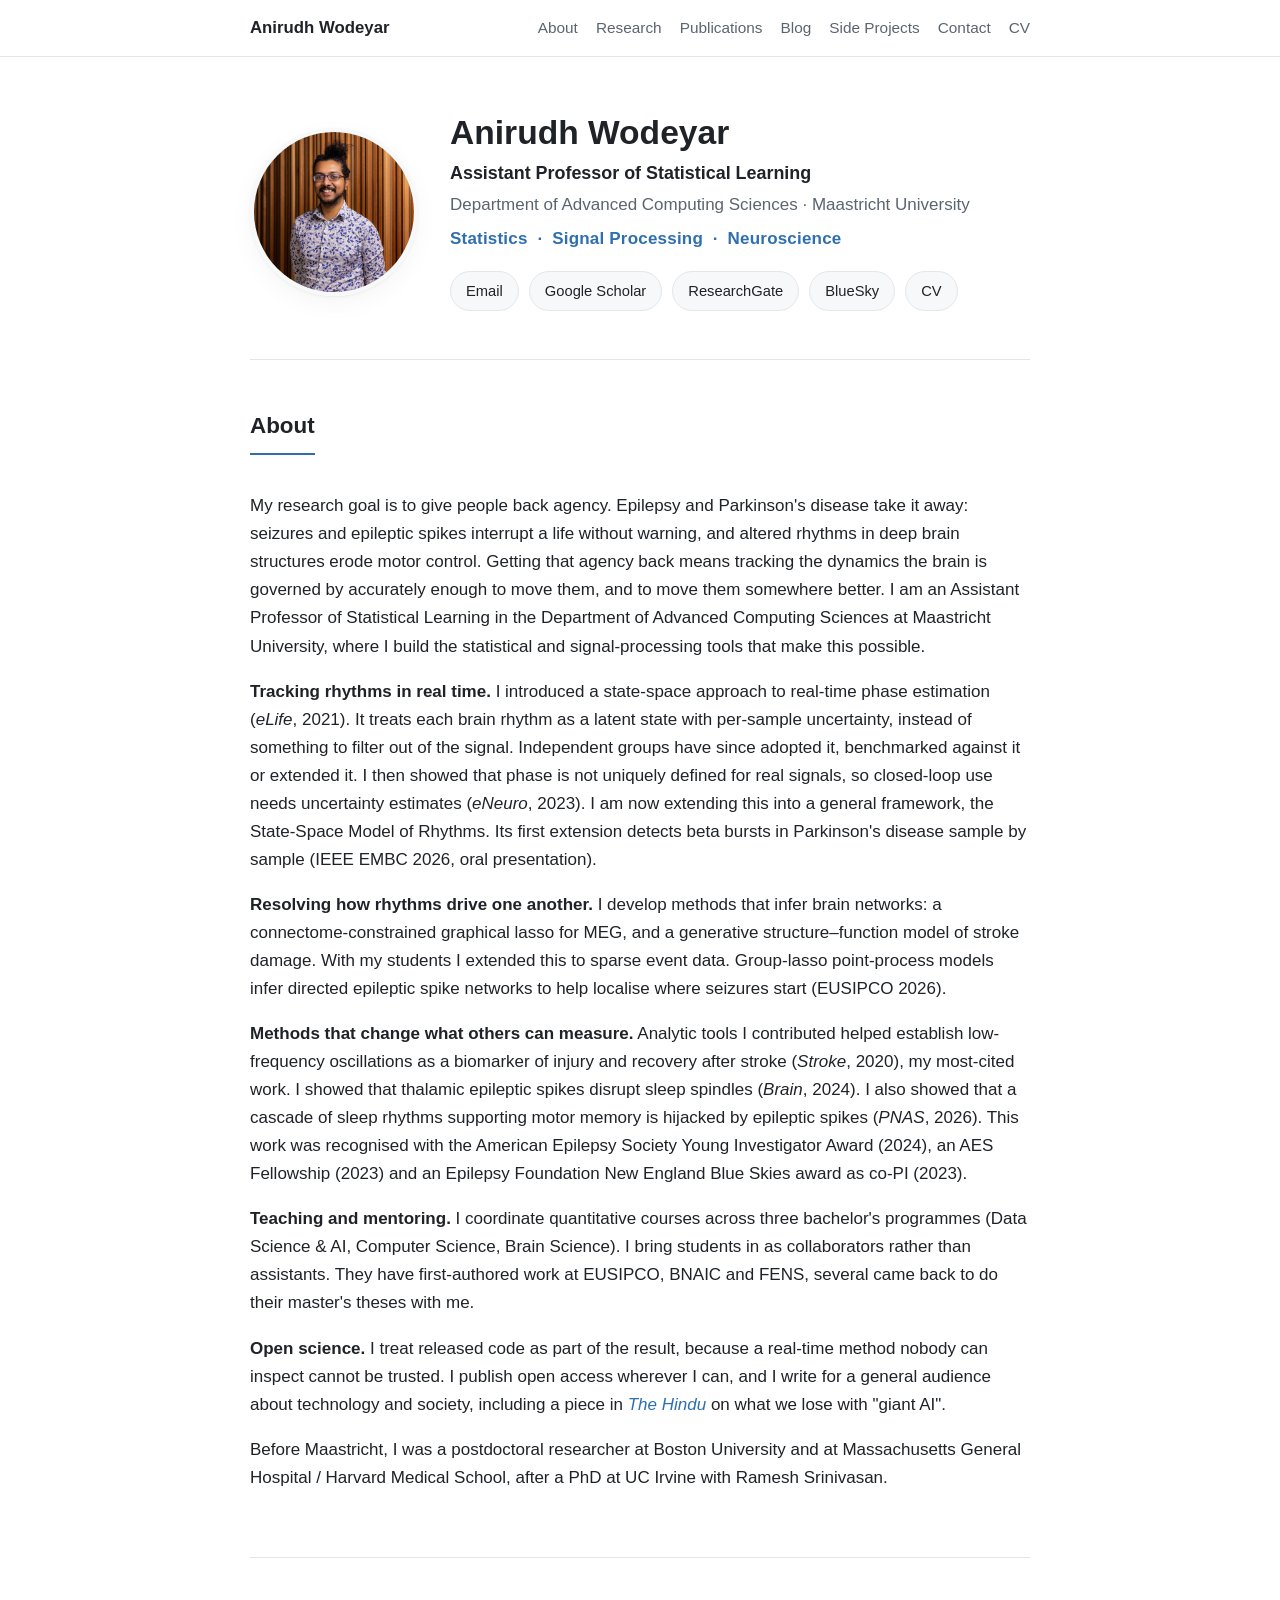
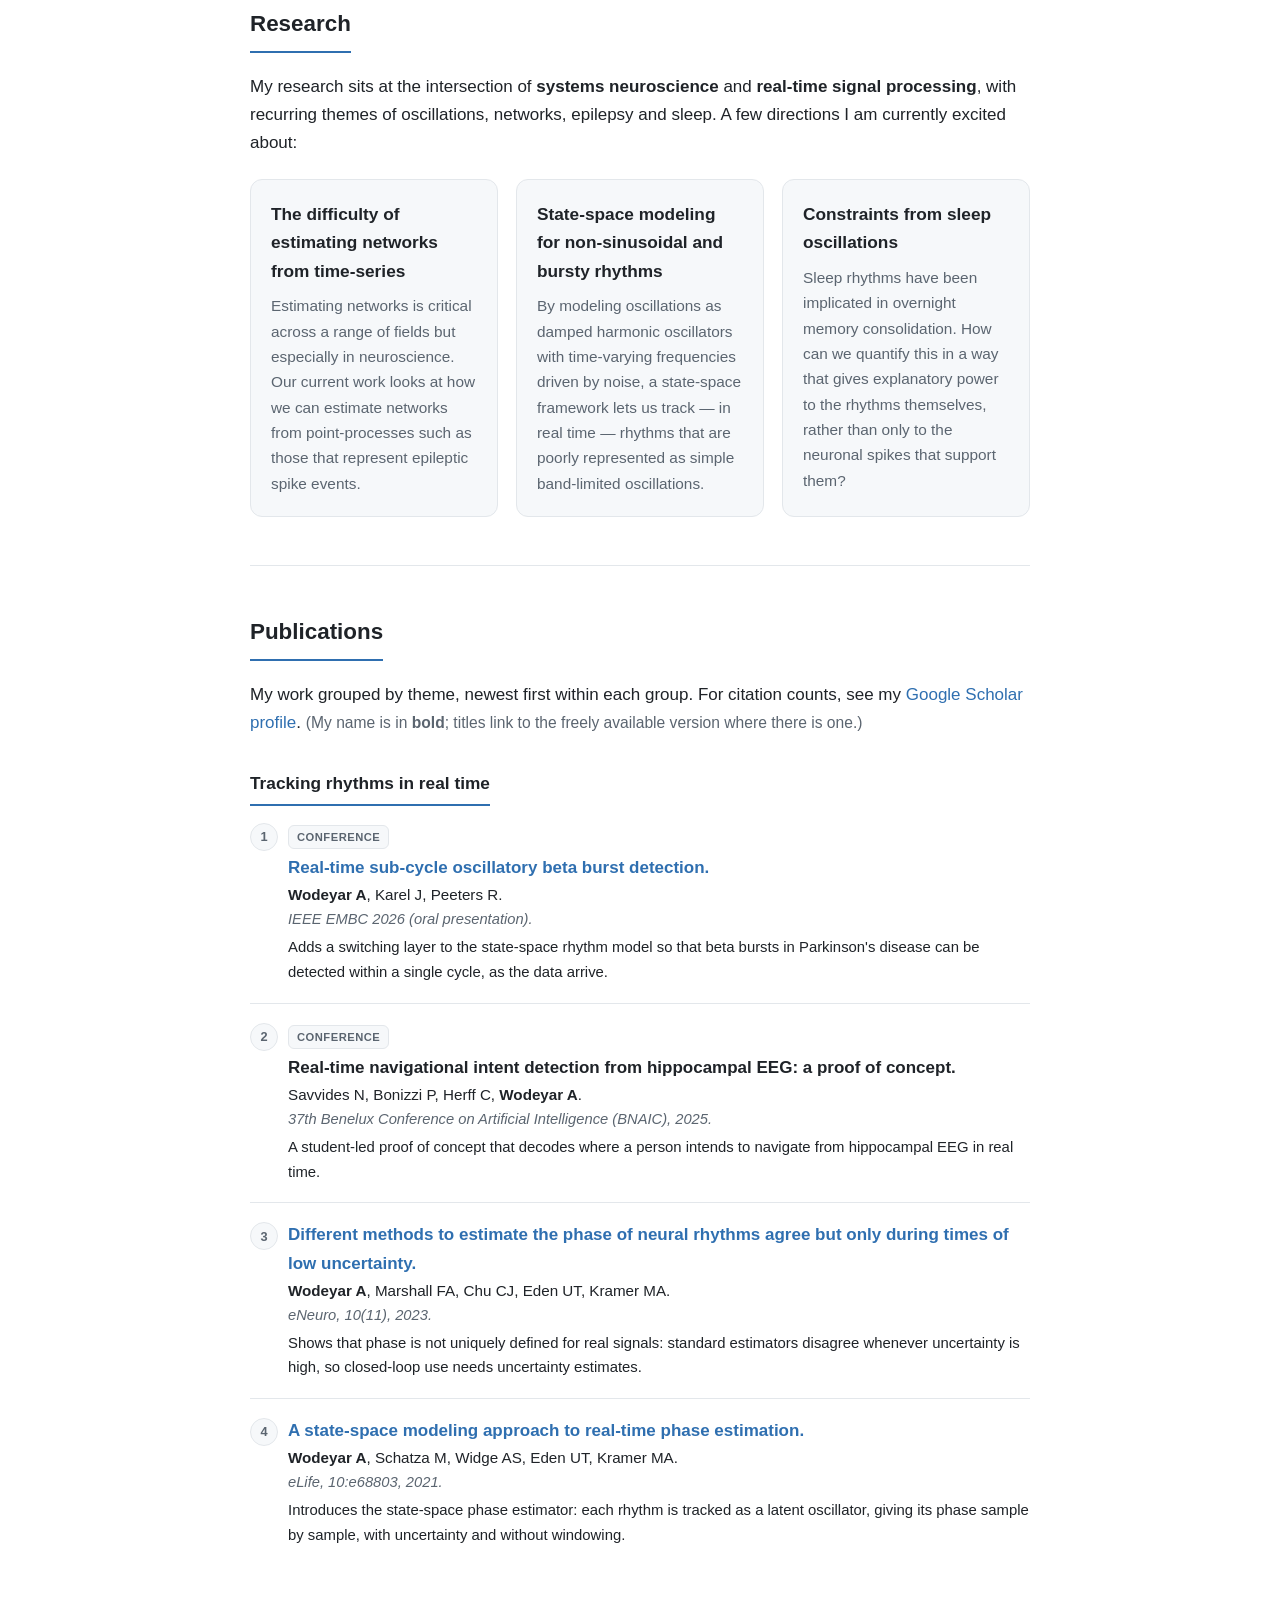
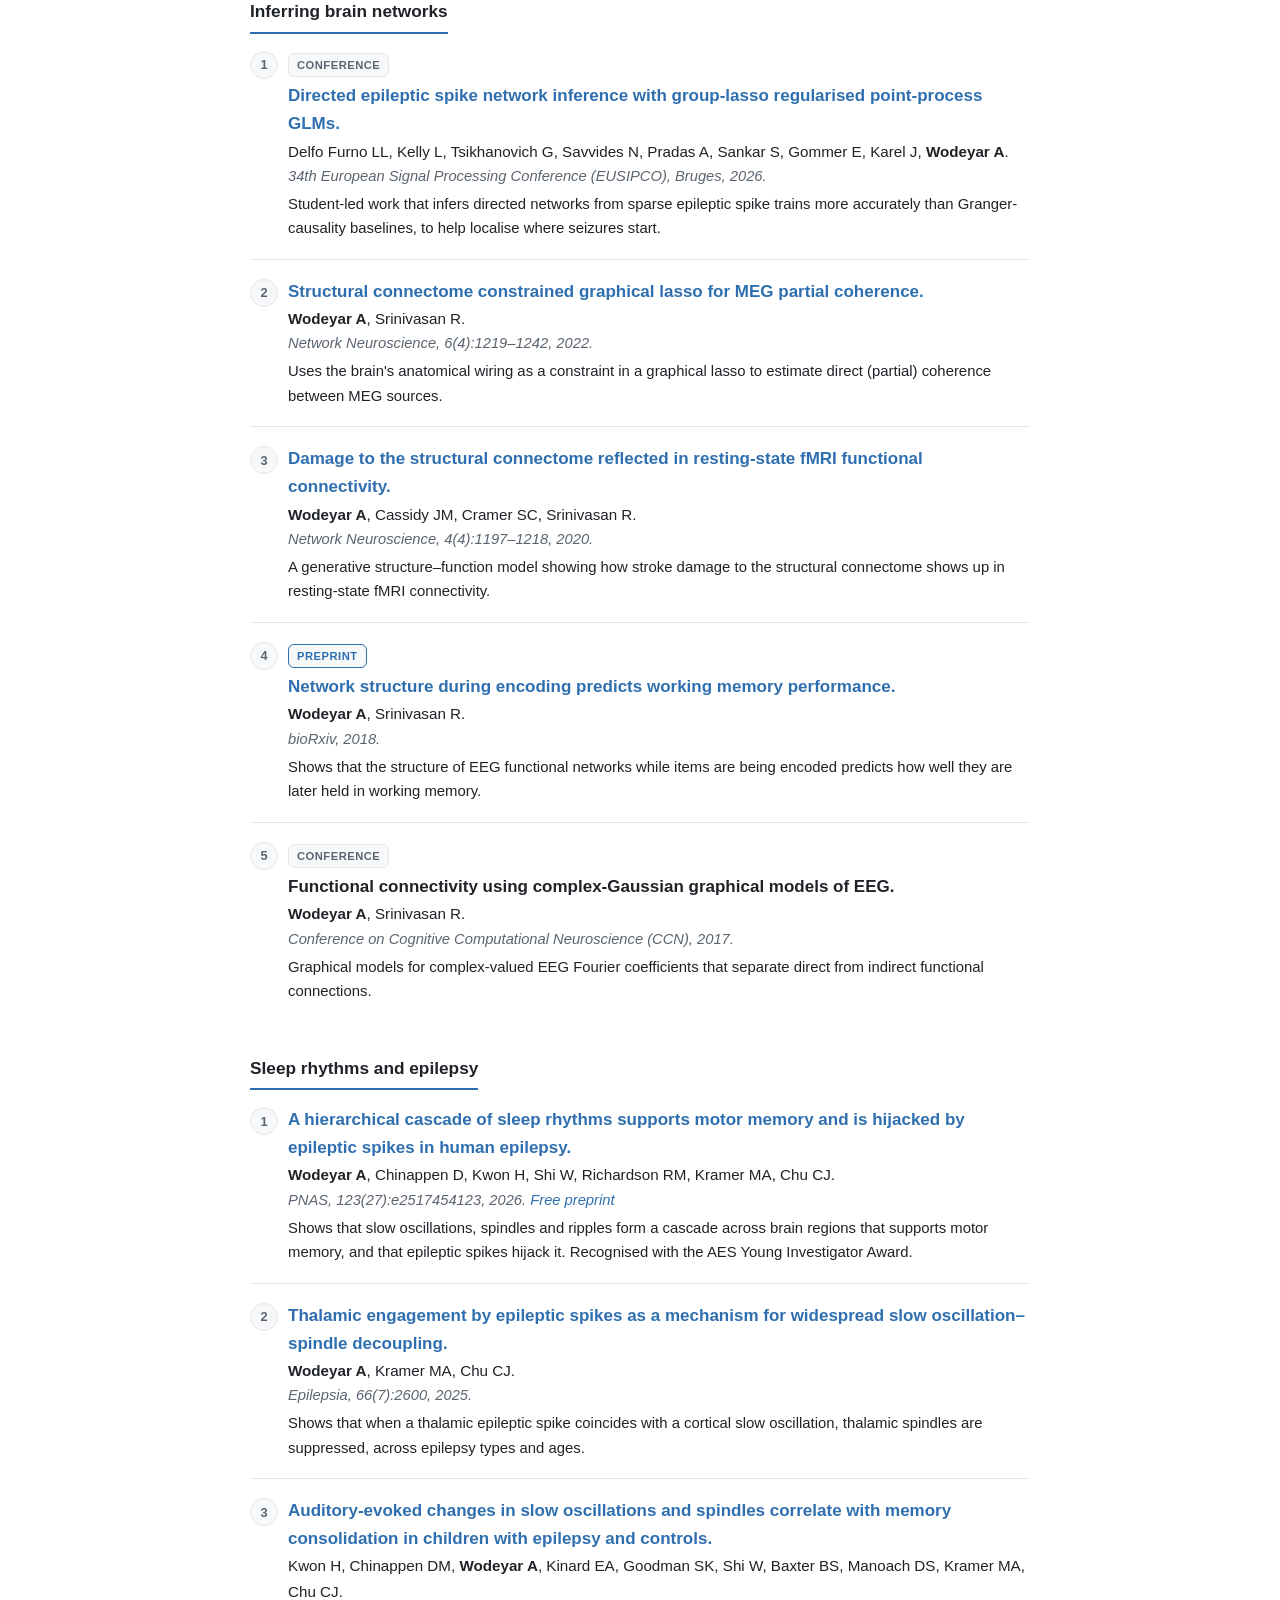
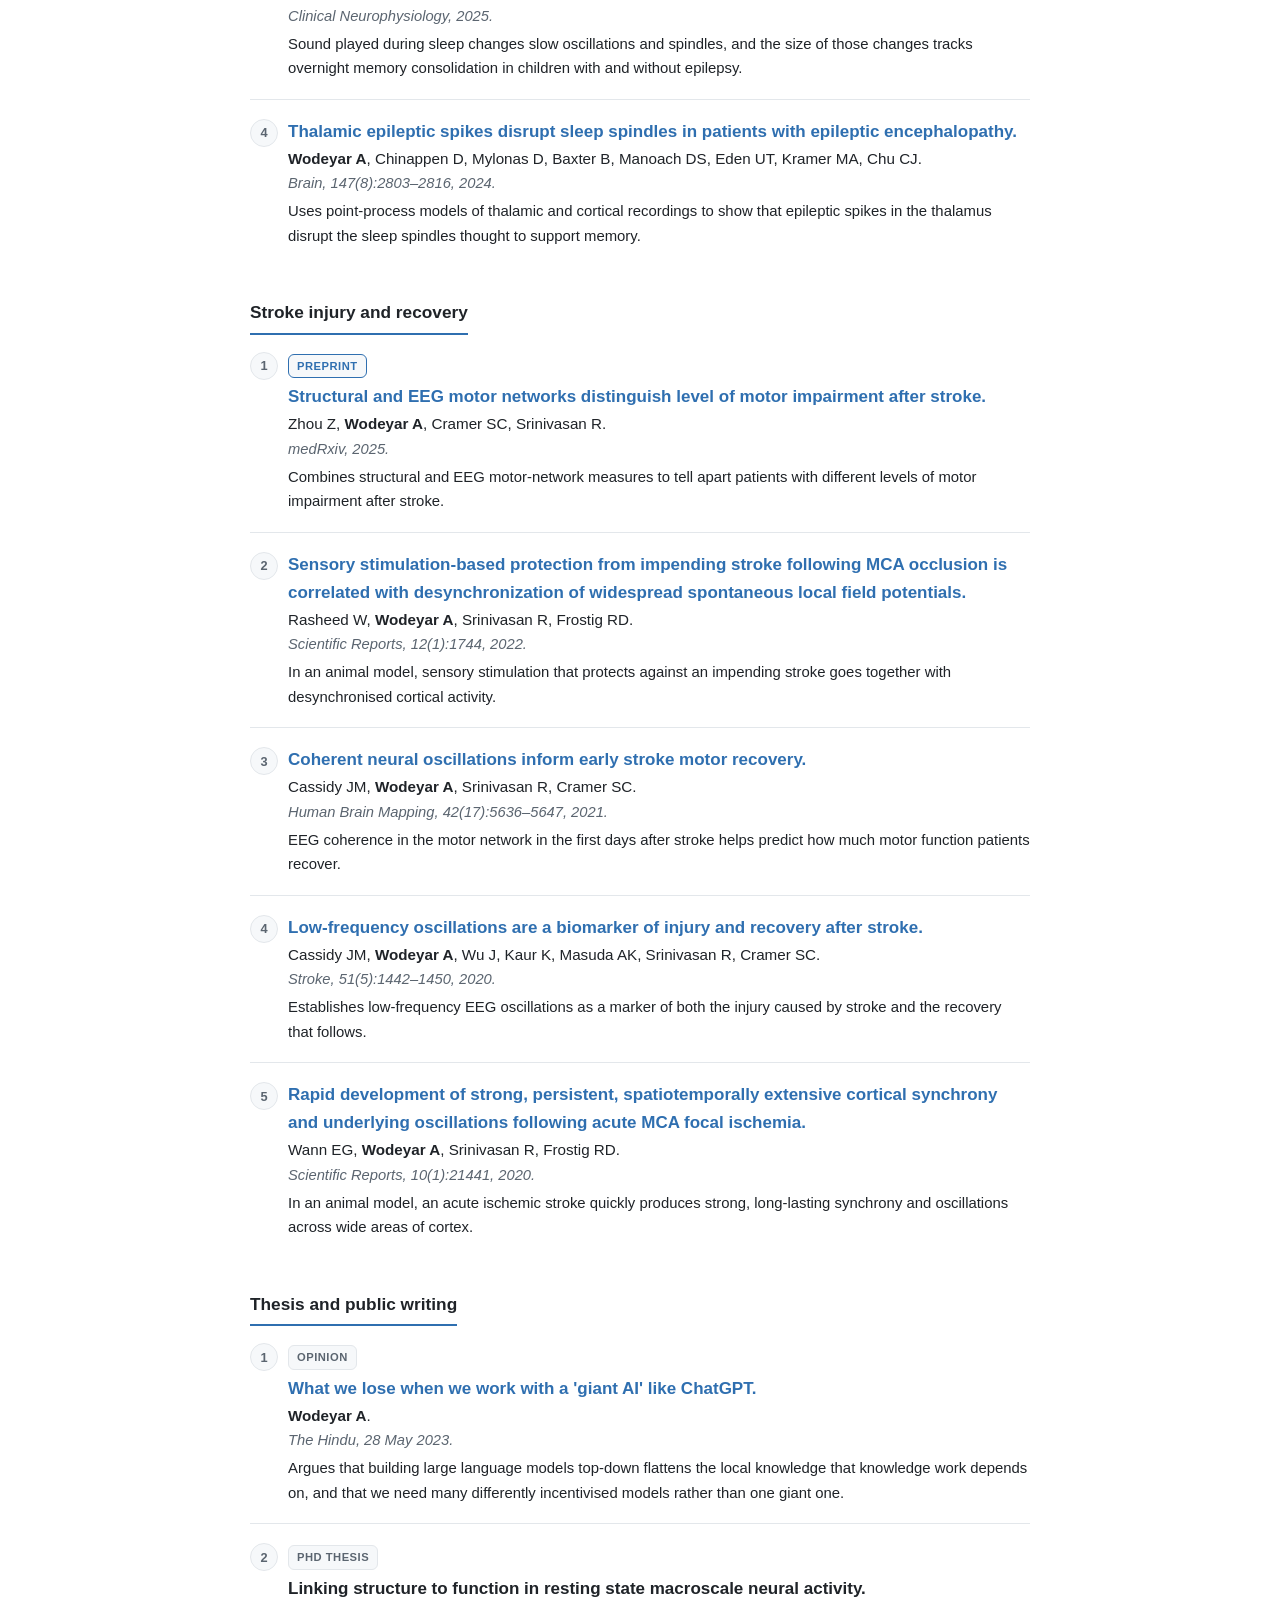
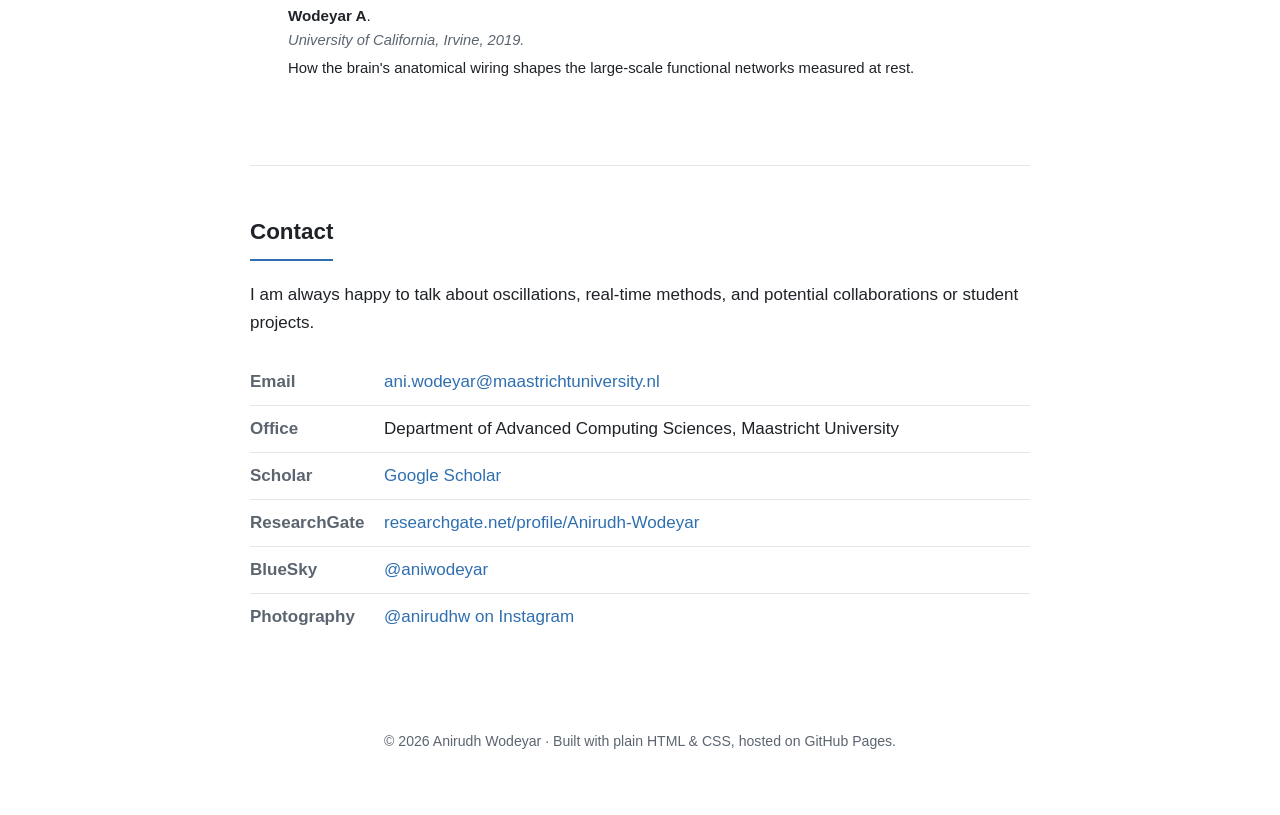
<file: index.html>
<!DOCTYPE html>
<html lang="en">
<head>
  <meta charset="UTF-8" />
  <meta name="viewport" content="width=device-width, initial-scale=1.0" />
  <title>Anirudh Wodeyar</title>
  <meta name="description" content="Anirudh Wodeyar — Assistant Professor of Statistical Learning at Maastricht University. Real-time statistical and signal-processing methods to track, model and move brain rhythms, with applications in epilepsy, Parkinson's disease, sleep and stroke." />
  <meta name="author" content="Anirudh Wodeyar" />

  <!-- Open Graph (controls how the page looks when shared on social media) -->
  <meta property="og:title" content="Anirudh Wodeyar" />
  <meta property="og:description" content="Statistics, signal processing, and neuroscience: methods to understand brain oscillations." />
  <meta property="og:type" content="website" />

  <link rel="stylesheet" href="style.css" />
  <!-- Simple inline favicon (the "AW" tab icon). No extra file needed. -->
  <link rel="icon" href="data:image/svg+xml,<svg xmlns='http://www.w3.org/2000/svg' viewBox='0 0 100 100'><rect width='100' height='100' rx='20' fill='%232f6fb0'/><text x='50' y='68' font-size='52' font-family='Georgia,serif' fill='white' text-anchor='middle'>AW</text></svg>" />
</head>
<body>
  <header class="site-header">
    <nav class="nav-inner">
      <a class="brand" href="#top">Anirudh Wodeyar</a>
      <input type="checkbox" id="nav-toggle" class="nav-toggle" />
      <label for="nav-toggle" class="nav-toggle-label" aria-label="Toggle menu"><span></span></label>
      <ul class="nav-links">
        <li><a href="#about">About</a></li>
        <li><a href="#research">Research</a></li>
        <li><a href="#publications">Publications</a></li>
        <li><a href="blog.html">Blog</a></li>
        <li><a href="projects.html">Side Projects</a></li>
        <li><a href="#contact">Contact</a></li>
        <li><a href="cv.pdf">CV</a></li>
      </ul>
    </nav>
  </header>

  <main>
    <!-- ===================== HERO / HEADER ===================== -->
    <section id="top" class="hero">
      <img
        class="avatar"
        src="profile.jpg"
        alt="Anirudh Wodeyar"
        onerror="this.outerHTML='&lt;div class=&quot;avatar avatar-fallback&quot;&gt;AW&lt;/div&gt;'"
      />
      <div class="intro">
        <h1>Anirudh Wodeyar</h1>
        <p class="tagline">Assistant Professor of Statistical Learning</p>
        <p class="affil">Department of Advanced Computing Sciences · Maastricht University</p>
        <p class="areas">Statistics &nbsp;·&nbsp; Signal Processing &nbsp;·&nbsp; Neuroscience</p>
        <div class="links">
          <a class="pill" href="mailto:ani.wodeyar@maastrichtuniversity.nl">Email</a>
          <a class="pill" href="https://scholar.google.com/citations?user=1SWN6CoAAAAJ" target="_blank" rel="noopener">Google&nbsp;Scholar</a>
          <a class="pill" href="https://www.researchgate.net/profile/Anirudh-Wodeyar" target="_blank" rel="noopener">ResearchGate</a>
          <a class="pill" href="https://bsky.app/profile/aniwodeyar.bsky.social" target="_blank" rel="noopener">BlueSky</a>
          <a class="pill" href="cv.pdf">CV</a>
        </div>
      </div>
    </section>

    <!-- ===================== ABOUT ===================== -->
    <section id="about">
      <h2>About</h2>
      <p>
        My research goal is to give people back agency. Epilepsy and Parkinson's disease take it
        away: seizures and epileptic spikes interrupt a life without warning, and altered rhythms
        in deep brain structures erode motor control. Getting that agency back means tracking the
        dynamics the brain is governed by accurately enough to move them, and to move them
        somewhere better. I am an Assistant Professor of Statistical Learning in the Department of
        Advanced Computing Sciences at Maastricht University, where I build the statistical and
        signal-processing tools that make this possible.
      </p>
      <p>
        <strong>Tracking rhythms in real time.</strong> I introduced a state-space approach to
        real-time phase estimation (<em>eLife</em>, 2021). It treats each brain rhythm as a latent
        state with per-sample uncertainty, instead of something to filter out of the signal.
        Independent groups have since adopted it, benchmarked against it or extended it. I then
        showed that phase is not uniquely defined for real signals, so closed-loop use needs
        uncertainty estimates (<em>eNeuro</em>, 2023). I am now extending this into a general
        framework, the State-Space Model of Rhythms. Its first extension detects beta bursts in
        Parkinson's disease sample by sample (IEEE EMBC 2026, oral presentation).
      </p>
      <p>
        <strong>Resolving how rhythms drive one another.</strong> I develop methods that infer
        brain networks: a connectome-constrained graphical lasso for MEG, and a generative
        structure–function model of stroke damage. With my students I extended this to sparse
        event data. Group-lasso point-process models infer directed epileptic spike networks to
        help localise where seizures start (EUSIPCO 2026).
      </p>
      <p>
        <strong>Methods that change what others can measure.</strong> Analytic tools I contributed
        helped establish low-frequency oscillations as a biomarker of injury and recovery after
        stroke (<em>Stroke</em>, 2020), my most-cited work. I showed that thalamic epileptic spikes
        disrupt sleep spindles (<em>Brain</em>, 2024). I also showed that a cascade of sleep rhythms
        supporting motor memory is hijacked by epileptic spikes (<em>PNAS</em>, 2026). This work was
        recognised with the American Epilepsy Society Young Investigator Award (2024), an AES
        Fellowship (2023) and an Epilepsy Foundation New England Blue Skies award as co-PI (2023).
      </p>
      <p>
        <strong>Teaching and mentoring.</strong> I coordinate quantitative courses across three
        bachelor's programmes (Data Science &amp; AI, Computer Science, Brain Science). I bring
        students in as collaborators rather than assistants. They have first-authored work at
        EUSIPCO, BNAIC and FENS, several came back to do their master's theses with me.
      </p>
      <p>
        <strong>Open science.</strong> I treat released code as part of the result, because a
        real-time method nobody can inspect cannot be trusted. I publish open access wherever I
        can, and I write for a general audience about technology and society, including a piece in
        <a href="https://www.thehindu.com/sci-tech/science/giant-artificial-intelligence-high-modernism-diversity/article66896382.ece" target="_blank" rel="noopener"><em>The Hindu</em></a>
        on what we lose with "giant AI".
      </p>
      <p>
        Before Maastricht, I was a postdoctoral researcher at Boston University and at
        Massachusetts General Hospital / Harvard Medical School, after a PhD at UC Irvine with
        Ramesh Srinivasan.
      </p>
    </section>

    <!-- ===================== RESEARCH ===================== -->
    <section id="research">
      <h2>Research</h2>
      <p class="section-lead">
        My research sits at the intersection of <strong>systems neuroscience</strong> and
        <strong>real-time signal processing</strong>, with recurring themes of oscillations,
        networks, epilepsy and sleep. A few directions I am currently excited about:
      </p>

      <div class="cards">
        <article class="card">
          <h3>The difficulty of estimating networks from time-series</h3>
          <p>
            Estimating networks is critical across a range of fields but especially in neuroscience. 
            Our current work looks at how we can estimate networks from point-processes such as those that 
            represent epileptic spike events. 
          </p>
        </article>

        <article class="card">
          <h3>State-space modeling for non-sinusoidal and bursty rhythms</h3>
          <p>
            By modeling oscillations as damped harmonic oscillators with time-varying
            frequencies driven by noise, a state-space framework lets us track — in real time —
            rhythms that are poorly represented as simple band-limited oscillations.
          </p>
        </article>

        <article class="card">
          <h3>Constraints from sleep oscillations</h3>
          <p>
            Sleep rhythms have been implicated in overnight memory consolidation. How can we
            quantify this in a way that gives explanatory power to the rhythms themselves,
            rather than only to the neuronal spikes that support them?
          </p>
        </article>
      </div>
    </section>

     <!-- ===================== PUBLICATIONS ===================== -->
    <section id="publications">
      <h2>Publications</h2>
      <p class="section-lead">
        My work grouped by theme, newest first within each group. For citation counts, see my
        <a href="https://scholar.google.com/citations?user=1SWN6CoAAAAJ" target="_blank" rel="noopener">Google&nbsp;Scholar profile</a>.
        <span class="muted">(My name is in <strong>bold</strong>; titles link to the freely available version where there is one.)</span>
      </p>

      <!-- ---------- Real-time tracking of rhythms ---------- -->
      <div class="pub-group">
        <h3>Tracking rhythms in real time</h3>
        <ol class="pub-list">
          <li>
            <span class="pub-badge">Conference</span>
            <span class="pub-title"><a href="https://doi.org/10.64898/2026.05.19.726185" target="_blank" rel="noopener">Real-time sub-cycle oscillatory beta burst detection.</a></span>
            <span class="pub-authors"><strong>Wodeyar A</strong>, Karel J, Peeters R.</span>
            <span class="pub-venue">IEEE EMBC 2026 (oral presentation).</span>
            <span class="pub-summary">Adds a switching layer to the state-space rhythm model so that beta bursts in Parkinson's disease can be detected within a single cycle, as the data arrive.</span>
          </li>
          <li>
            <span class="pub-badge">Conference</span>
            <span class="pub-title">Real-time navigational intent detection from hippocampal EEG: a proof of concept.</span>
            <span class="pub-authors">Savvides N, Bonizzi P, Herff C, <strong>Wodeyar A</strong>.</span>
            <span class="pub-venue">37th Benelux Conference on Artificial Intelligence (BNAIC), 2025.</span>
            <span class="pub-summary">A student-led proof of concept that decodes where a person intends to navigate from hippocampal EEG in real time.</span>
          </li>
          <li>
            <span class="pub-title"><a href="https://pmc.ncbi.nlm.nih.gov/articles/PMC10626504/" target="_blank" rel="noopener">Different methods to estimate the phase of neural rhythms agree but only during times of low uncertainty.</a></span>
            <span class="pub-authors"><strong>Wodeyar A</strong>, Marshall FA, Chu CJ, Eden UT, Kramer MA.</span>
            <span class="pub-venue">eNeuro, 10(11), 2023.</span>
            <span class="pub-summary">Shows that phase is not uniquely defined for real signals: standard estimators disagree whenever uncertainty is high, so closed-loop use needs uncertainty estimates.</span>
          </li>
          <li>
            <span class="pub-title"><a href="https://pmc.ncbi.nlm.nih.gov/articles/PMC8536256/" target="_blank" rel="noopener">A state-space modeling approach to real-time phase estimation.</a></span>
            <span class="pub-authors"><strong>Wodeyar A</strong>, Schatza M, Widge AS, Eden UT, Kramer MA.</span>
            <span class="pub-venue">eLife, 10:e68803, 2021.</span>
            <span class="pub-summary">Introduces the state-space phase estimator: each rhythm is tracked as a latent oscillator, giving its phase sample by sample, with uncertainty and without windowing.</span>
          </li>
        </ol>
      </div>

      <!-- ---------- Networks ---------- -->
      <div class="pub-group">
        <h3>Inferring brain networks</h3>
        <ol class="pub-list">
          <li>
            <span class="pub-badge">Conference</span>
            <span class="pub-title"><a href="https://eurasip.org/Proceedings/Eusipco/Eusipco2026/pdfs/0001342.pdf" target="_blank" rel="noopener">Directed epileptic spike network inference with group-lasso regularised point-process GLMs.</a></span>
            <span class="pub-authors">Delfo Furno LL, Kelly L, Tsikhanovich G, Savvides N, Pradas A, Sankar S, Gommer E, Karel J, <strong>Wodeyar A</strong>.</span>
            <span class="pub-venue">34th European Signal Processing Conference (EUSIPCO), Bruges, 2026.</span>
            <span class="pub-summary">Student-led work that infers directed networks from sparse epileptic spike trains more accurately than Granger-causality baselines, to help localise where seizures start.</span>
          </li>
          <li>
            <span class="pub-title"><a href="https://pmc.ncbi.nlm.nih.gov/articles/PMC11117092/" target="_blank" rel="noopener">Structural connectome constrained graphical lasso for MEG partial coherence.</a></span>
            <span class="pub-authors"><strong>Wodeyar A</strong>, Srinivasan R.</span>
            <span class="pub-venue">Network Neuroscience, 6(4):1219–1242, 2022.</span>
            <span class="pub-summary">Uses the brain's anatomical wiring as a constraint in a graphical lasso to estimate direct (partial) coherence between MEG sources.</span>
          </li>
          <li>
            <span class="pub-title"><a href="https://pmc.ncbi.nlm.nih.gov/articles/PMC7781612/" target="_blank" rel="noopener">Damage to the structural connectome reflected in resting-state fMRI functional connectivity.</a></span>
            <span class="pub-authors"><strong>Wodeyar A</strong>, Cassidy JM, Cramer SC, Srinivasan R.</span>
            <span class="pub-venue">Network Neuroscience, 4(4):1197–1218, 2020.</span>
            <span class="pub-summary">A generative structure–function model showing how stroke damage to the structural connectome shows up in resting-state fMRI connectivity.</span>
          </li>
          <li>
            <span class="pub-badge preprint">Preprint</span>
            <span class="pub-title"><a href="https://doi.org/10.1101/409615" target="_blank" rel="noopener">Network structure during encoding predicts working memory performance.</a></span>
            <span class="pub-authors"><strong>Wodeyar A</strong>, Srinivasan R.</span>
            <span class="pub-venue">bioRxiv, 2018.</span>
            <span class="pub-summary">Shows that the structure of EEG functional networks while items are being encoded predicts how well they are later held in working memory.</span>
          </li>
          <li>
            <span class="pub-badge">Conference</span>
            <span class="pub-title">Functional connectivity using complex-Gaussian graphical models of EEG.</span>
            <span class="pub-authors"><strong>Wodeyar A</strong>, Srinivasan R.</span>
            <span class="pub-venue">Conference on Cognitive Computational Neuroscience (CCN), 2017.</span>
            <span class="pub-summary">Graphical models for complex-valued EEG Fourier coefficients that separate direct from indirect functional connections.</span>
          </li>
        </ol>
      </div>

      <!-- ---------- Sleep and epilepsy ---------- -->
      <div class="pub-group">
        <h3>Sleep rhythms and epilepsy</h3>
        <ol class="pub-list">
          <li>
            <span class="pub-title"><a href="https://www.pnas.org/doi/10.1073/pnas.2517454123" target="_blank" rel="noopener">A hierarchical cascade of sleep rhythms supports motor memory and is hijacked by epileptic spikes in human epilepsy.</a></span>
            <span class="pub-authors"><strong>Wodeyar A</strong>, Chinappen D, Kwon H, Shi W, Richardson RM, Kramer MA, Chu CJ.</span>
            <span class="pub-venue">PNAS, 123(27):e2517454123, 2026. <a href="https://doi.org/10.1101/2025.05.06.652436" target="_blank" rel="noopener">Free preprint</a></span>
            <span class="pub-summary">Shows that slow oscillations, spindles and ripples form a cascade across brain regions that supports motor memory, and that epileptic spikes hijack it. Recognised with the AES Young Investigator Award.</span>
          </li>
          <li>
            <span class="pub-title"><a href="https://pmc.ncbi.nlm.nih.gov/articles/PMC12290992/" target="_blank" rel="noopener">Thalamic engagement by epileptic spikes as a mechanism for widespread slow oscillation–spindle decoupling.</a></span>
            <span class="pub-authors"><strong>Wodeyar A</strong>, Kramer MA, Chu CJ.</span>
            <span class="pub-venue">Epilepsia, 66(7):2600, 2025.</span>
            <span class="pub-summary">Shows that when a thalamic epileptic spike coincides with a cortical slow oscillation, thalamic spindles are suppressed, across epilepsy types and ages.</span>
          </li>
          <li>
            <span class="pub-title"><a href="https://pmc.ncbi.nlm.nih.gov/articles/PMC12820947/" target="_blank" rel="noopener">Auditory-evoked changes in slow oscillations and spindles correlate with memory consolidation in children with epilepsy and controls.</a></span>
            <span class="pub-authors">Kwon H, Chinappen DM, <strong>Wodeyar A</strong>, Kinard EA, Goodman SK, Shi W, Baxter BS, Manoach DS, Kramer MA, Chu CJ.</span>
            <span class="pub-venue">Clinical Neurophysiology, 2025.</span>
            <span class="pub-summary">Sound played during sleep changes slow oscillations and spindles, and the size of those changes tracks overnight memory consolidation in children with and without epilepsy.</span>
          </li>
          <li>
            <span class="pub-title"><a href="https://pmc.ncbi.nlm.nih.gov/articles/PMC11492493/" target="_blank" rel="noopener">Thalamic epileptic spikes disrupt sleep spindles in patients with epileptic encephalopathy.</a></span>
            <span class="pub-authors"><strong>Wodeyar A</strong>, Chinappen D, Mylonas D, Baxter B, Manoach DS, Eden UT, Kramer MA, Chu CJ.</span>
            <span class="pub-venue">Brain, 147(8):2803–2816, 2024.</span>
            <span class="pub-summary">Uses point-process models of thalamic and cortical recordings to show that epileptic spikes in the thalamus disrupt the sleep spindles thought to support memory.</span>
          </li>
        </ol>
      </div>

      <!-- ---------- Stroke ---------- -->
      <div class="pub-group">
        <h3>Stroke injury and recovery</h3>
        <ol class="pub-list">
          <li>
            <span class="pub-badge preprint">Preprint</span>
            <span class="pub-title"><a href="https://doi.org/10.1101/2025.10.08.25337630" target="_blank" rel="noopener">Structural and EEG motor networks distinguish level of motor impairment after stroke.</a></span>
            <span class="pub-authors">Zhou Z, <strong>Wodeyar A</strong>, Cramer SC, Srinivasan R.</span>
            <span class="pub-venue">medRxiv, 2025.</span>
            <span class="pub-summary">Combines structural and EEG motor-network measures to tell apart patients with different levels of motor impairment after stroke.</span>
          </li>
          <li>
            <span class="pub-title"><a href="https://pmc.ncbi.nlm.nih.gov/articles/PMC8810838/" target="_blank" rel="noopener">Sensory stimulation-based protection from impending stroke following MCA occlusion is correlated with desynchronization of widespread spontaneous local field potentials.</a></span>
            <span class="pub-authors">Rasheed W, <strong>Wodeyar A</strong>, Srinivasan R, Frostig RD.</span>
            <span class="pub-venue">Scientific Reports, 12(1):1744, 2022.</span>
            <span class="pub-summary">In an animal model, sensory stimulation that protects against an impending stroke goes together with desynchronised cortical activity.</span>
          </li>
          <li>
            <span class="pub-title"><a href="https://pmc.ncbi.nlm.nih.gov/articles/PMC8559506/" target="_blank" rel="noopener">Coherent neural oscillations inform early stroke motor recovery.</a></span>
            <span class="pub-authors">Cassidy JM, <strong>Wodeyar A</strong>, Srinivasan R, Cramer SC.</span>
            <span class="pub-venue">Human Brain Mapping, 42(17):5636–5647, 2021.</span>
            <span class="pub-summary">EEG coherence in the motor network in the first days after stroke helps predict how much motor function patients recover.</span>
          </li>
          <li>
            <span class="pub-title"><a href="https://pmc.ncbi.nlm.nih.gov/articles/PMC7188582/" target="_blank" rel="noopener">Low-frequency oscillations are a biomarker of injury and recovery after stroke.</a></span>
            <span class="pub-authors">Cassidy JM, <strong>Wodeyar A</strong>, Wu J, Kaur K, Masuda AK, Srinivasan R, Cramer SC.</span>
            <span class="pub-venue">Stroke, 51(5):1442–1450, 2020.</span>
            <span class="pub-summary">Establishes low-frequency EEG oscillations as a marker of both the injury caused by stroke and the recovery that follows.</span>
          </li>
          <li>
            <span class="pub-title"><a href="https://pmc.ncbi.nlm.nih.gov/articles/PMC7722868/" target="_blank" rel="noopener">Rapid development of strong, persistent, spatiotemporally extensive cortical synchrony and underlying oscillations following acute MCA focal ischemia.</a></span>
            <span class="pub-authors">Wann EG, <strong>Wodeyar A</strong>, Srinivasan R, Frostig RD.</span>
            <span class="pub-venue">Scientific Reports, 10(1):21441, 2020.</span>
            <span class="pub-summary">In an animal model, an acute ischemic stroke quickly produces strong, long-lasting synchrony and oscillations across wide areas of cortex.</span>
          </li>
        </ol>
      </div>

      <!-- ---------- Thesis and public writing ---------- -->
      <div class="pub-group">
        <h3>Thesis and public writing</h3>
        <ol class="pub-list">
          <li>
            <span class="pub-badge">Opinion</span>
            <span class="pub-title"><a href="https://www.thehindu.com/sci-tech/science/giant-artificial-intelligence-high-modernism-diversity/article66896382.ece" target="_blank" rel="noopener">What we lose when we work with a 'giant AI' like ChatGPT.</a></span>
            <span class="pub-authors"><strong>Wodeyar A</strong>.</span>
            <span class="pub-venue">The Hindu, 28 May 2023.</span>
            <span class="pub-summary">Argues that building large language models top-down flattens the local knowledge that knowledge work depends on, and that we need many differently incentivised models rather than one giant one.</span>
          </li>
          <li>
            <span class="pub-badge">PhD thesis</span>
            <span class="pub-title">Linking structure to function in resting state macroscale neural activity.</span>
            <span class="pub-authors"><strong>Wodeyar A</strong>.</span>
            <span class="pub-venue">University of California, Irvine, 2019.</span>
            <span class="pub-summary">How the brain's anatomical wiring shapes the large-scale functional networks measured at rest.</span>
          </li>
        </ol>
      </div>
    </section>

    <!-- ===================== CONTACT ===================== -->
    <section id="contact">
      <h2>Contact</h2>
      <p class="section-lead">
        I am always happy to talk about oscillations, real-time methods, and potential
        collaborations or student projects.
      </p>
      <ul class="contact-list">
        <li><span class="contact-label">Email</span><a href="mailto:ani.wodeyar@maastrichtuniversity.nl">ani.wodeyar@maastrichtuniversity.nl</a></li>
        <li><span class="contact-label">Office</span><span>Department of Advanced Computing Sciences, Maastricht University</span></li>
        <li><span class="contact-label">Scholar</span><a href="https://scholar.google.com/citations?user=1SWN6CoAAAAJ" target="_blank" rel="noopener">Google Scholar</a></li>
        <li><span class="contact-label">ResearchGate</span><a href="https://www.researchgate.net/profile/Anirudh-Wodeyar" target="_blank" rel="noopener">researchgate.net/profile/Anirudh-Wodeyar</a></li>
        <li><span class="contact-label">BlueSky</span><a href="https://bsky.app/profile/aniwodeyar.bsky.social" target="_blank" rel="noopener">@aniwodeyar</a></li>
        <li><span class="contact-label">Photography</span><a href="https://instagram.com/anirudhw" target="_blank" rel="noopener">@anirudhw on Instagram</a></li>
      </ul>
    </section>
  </main>

  <footer class="site-footer">
    <p>© <span id="year"></span> Anirudh Wodeyar · Built with plain HTML &amp; CSS, hosted on GitHub Pages.</p>
  </footer>

  <script>
    // Fill the current year in the footer automatically.
    document.getElementById('year').textContent = new Date().getFullYear();
    // Close the mobile menu after clicking a link.
    document.querySelectorAll('.nav-links a').forEach(function (link) {
      link.addEventListener('click', function () {
        document.getElementById('nav-toggle').checked = false;
      });
    });
  </script>
</body>
</html>
</file>
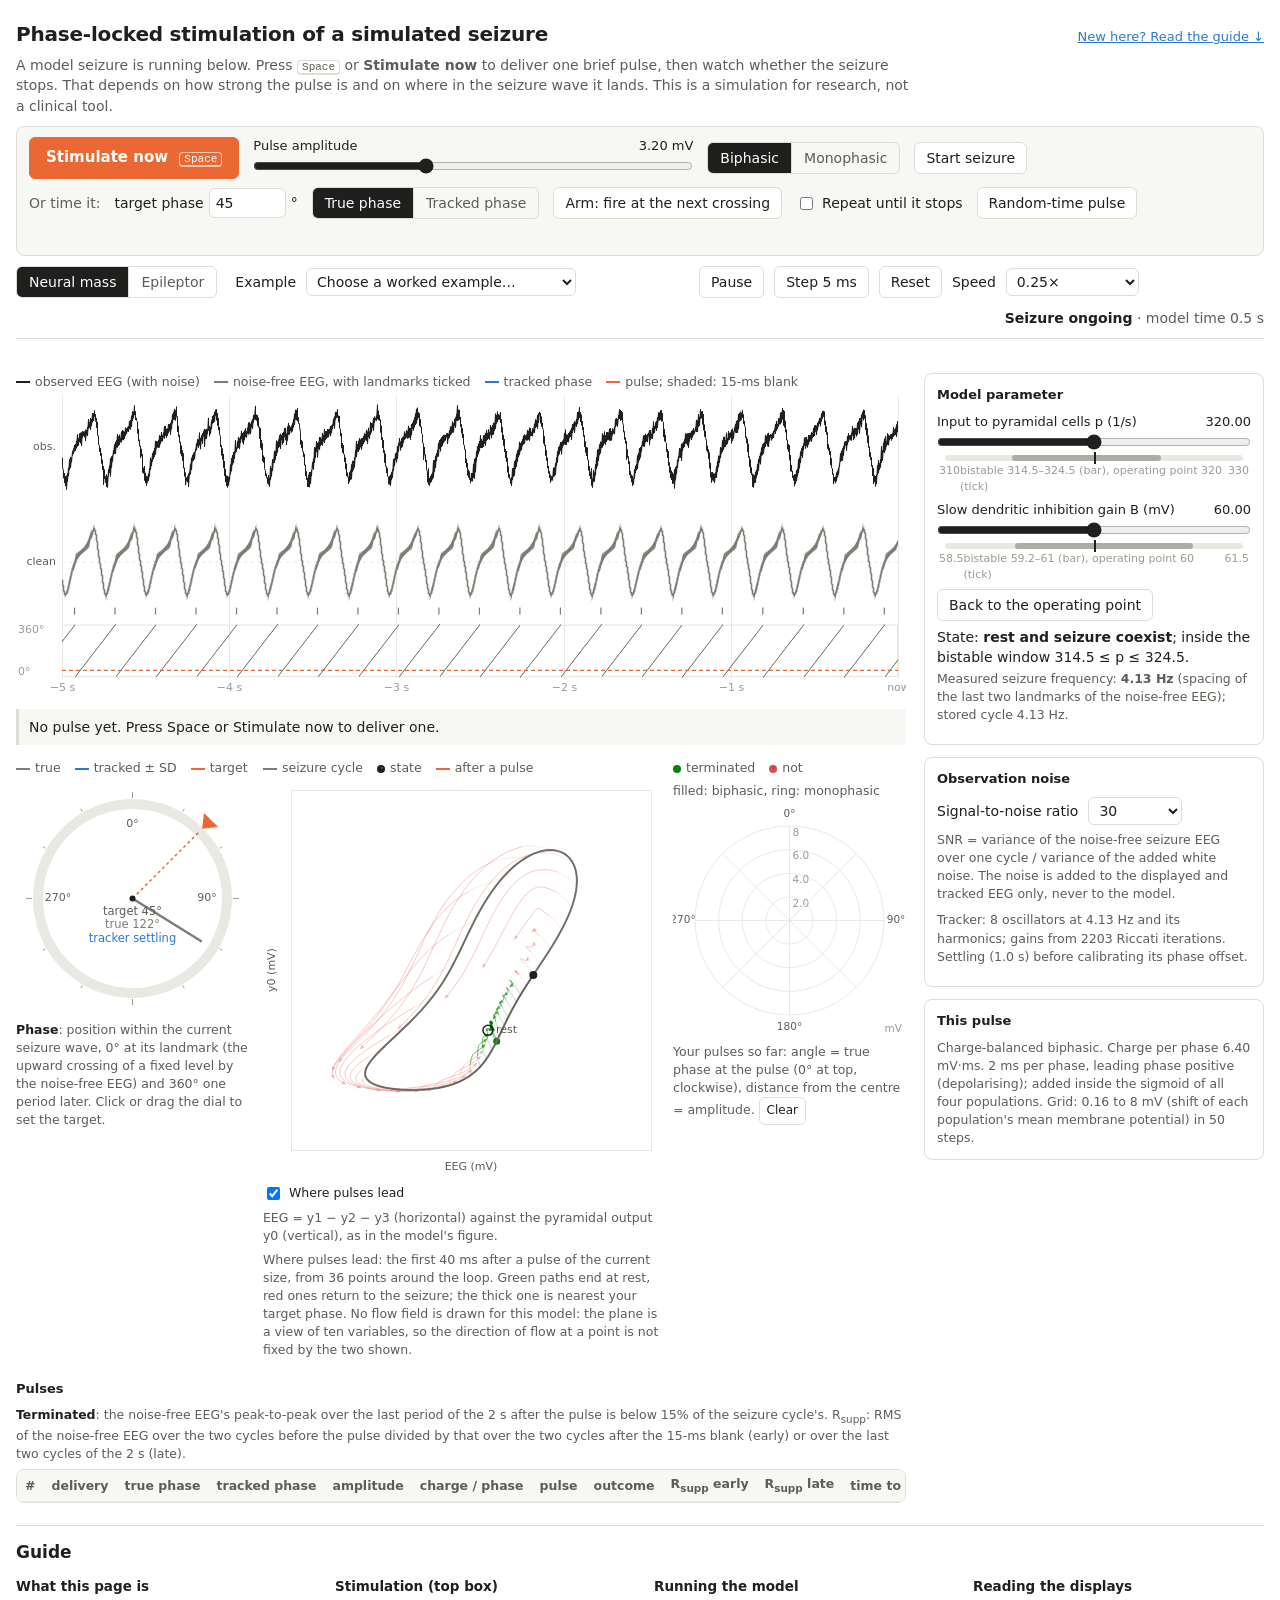
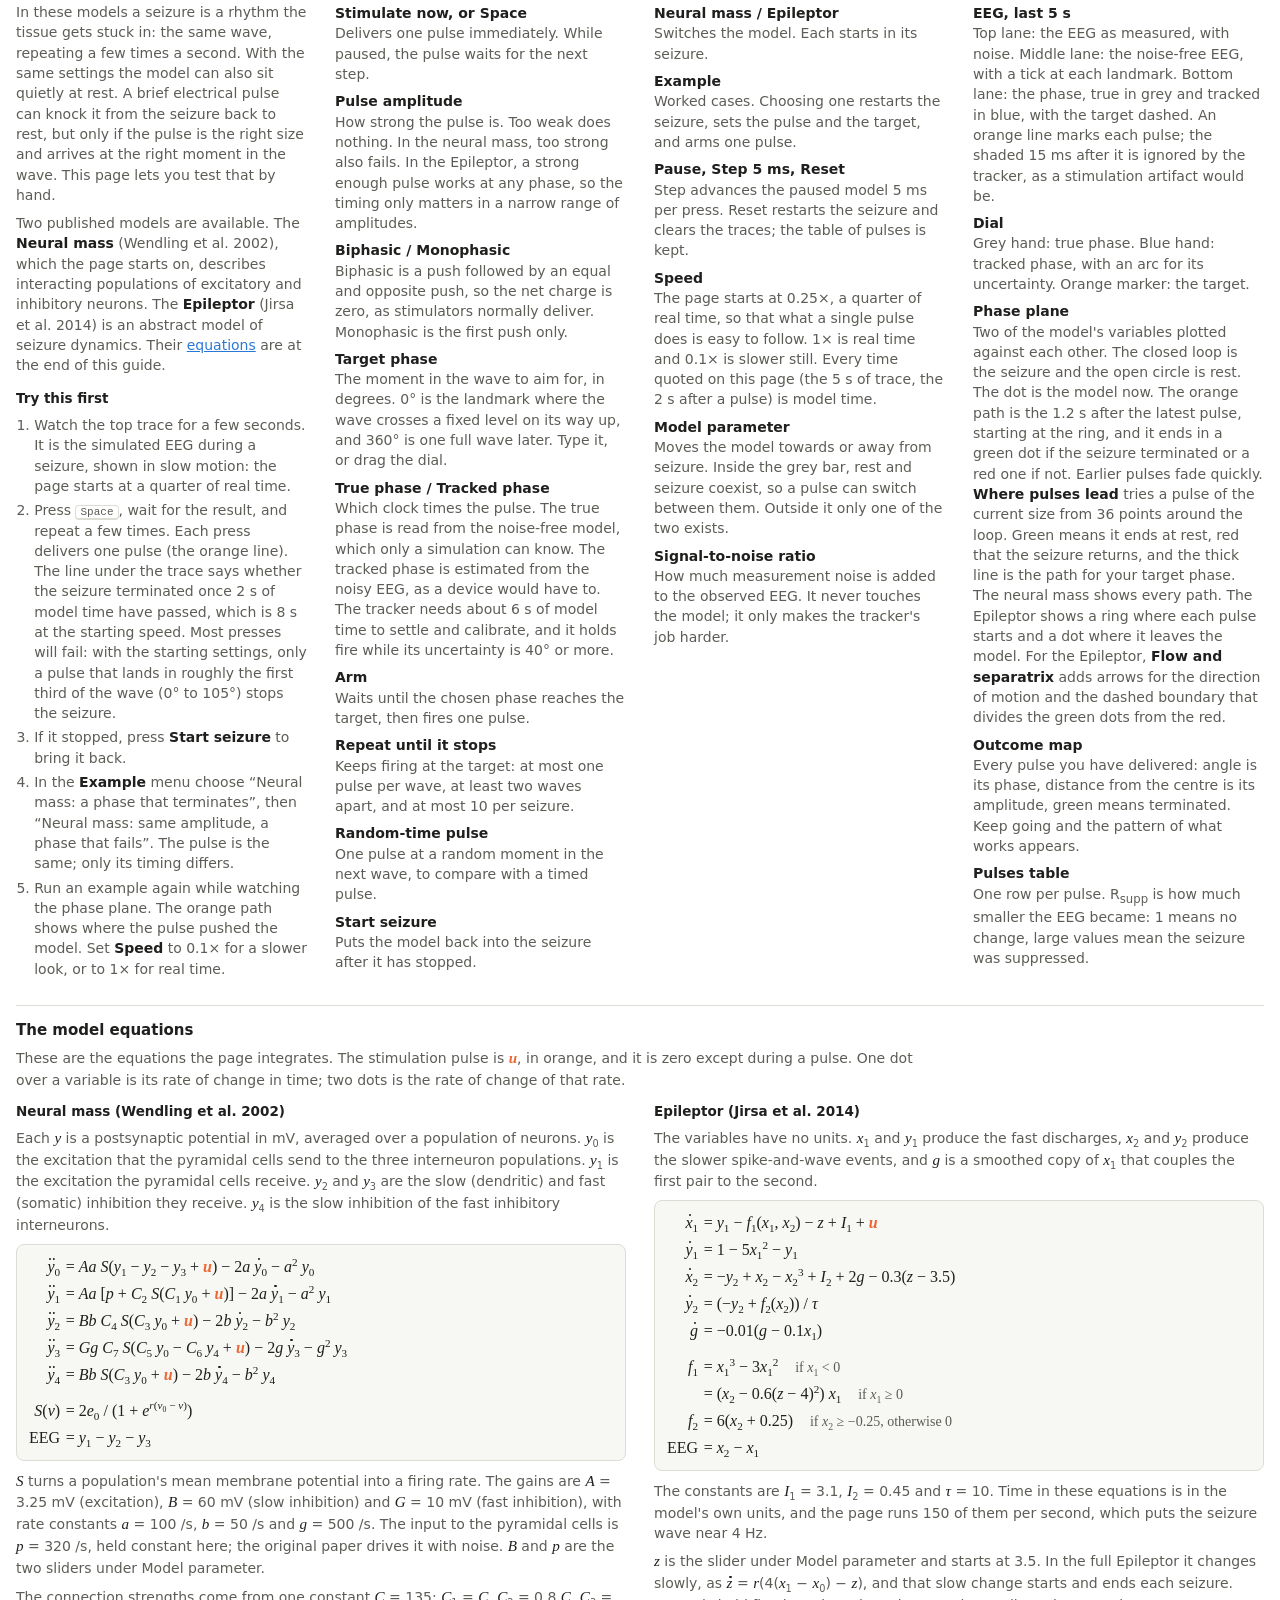
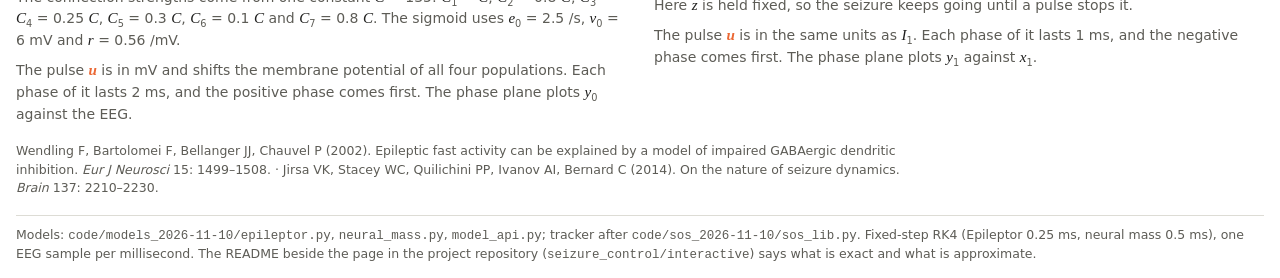
<file: seizure-stimulation/index.html>
<!doctype html>
<html lang="en">
<head>
<meta charset="utf-8">
<meta name="viewport" content="width=device-width, initial-scale=1">
<title>Phase-locked seizure stimulation</title>
<link rel="icon" href="data:image/svg+xml,<svg xmlns='http://www.w3.org/2000/svg' viewBox='0 0 64 64'><rect width='64' height='64' rx='13' fill='%231c2733'/><path d='M36 7V57' stroke='%23f2804f' stroke-width='5.5' stroke-linecap='round'/><path d='M4 32Q8 -6 12 32T20 32T28 32T36 32H60' fill='none' stroke='white' stroke-width='4.5' stroke-linecap='round' stroke-linejoin='round'/></svg>">
<meta name="description" content="Two published seizure models run in the browser; deliver one stimulation pulse at a chosen phase of the seizure wave and see whether the seizure stops.">
<style>
:root {
  --bg: #ffffff; --ink: #1f1f1e; --muted: #5d5c56; --faint: #9b9a92; --grid: #e9e8e2; --panel: #f7f7f4;
  --border: #dddcd5; --truth: #7d7c75; --trk: #2a78d6; --stim: #eb6834; --ok: #008300; --bad: #e34948;
  --trk-soft: rgba(42, 120, 214, 0.18); --stim-soft: rgba(235, 104, 52, 0.22);
  color-scheme: light;
}
@media (prefers-color-scheme: dark) {
  :root:not([data-theme="light"]) {
    --bg: #141413; --ink: #ebeae4; --muted: #b3b2aa; --faint: #7a7972; --grid: #2a2a27; --panel: #1c1c1a;
    --border: #3a3a35; --truth: #a6a49c; --trk: #5d9eec; --stim: #f2804f; --ok: #3cb43c; --bad: #f36563;
    --trk-soft: rgba(93, 158, 236, 0.25); --stim-soft: rgba(242, 128, 79, 0.28);
    color-scheme: dark;
  }
}
:root[data-theme="dark"] {
  --bg: #141413; --ink: #ebeae4; --muted: #b3b2aa; --faint: #7a7972; --grid: #2a2a27; --panel: #1c1c1a;
  --border: #3a3a35; --truth: #a6a49c; --trk: #5d9eec; --stim: #f2804f; --ok: #3cb43c; --bad: #f36563;
  --trk-soft: rgba(93, 158, 236, 0.25); --stim-soft: rgba(242, 128, 79, 0.28);
  color-scheme: dark;
}
* { box-sizing: border-box; }
html { -webkit-text-size-adjust: 100%; }
body { margin: 0; background: var(--bg); color: var(--ink); font: 14px/1.45 system-ui, -apple-system, "Segoe UI", Roboto, Helvetica, Arial, sans-serif; }
.wrap { max-width: 1280px; margin: 0 auto; padding-block: 16px; padding-left: max(16px, env(safe-area-inset-left, 0px)); padding-right: max(16px, env(safe-area-inset-right, 0px)); }
h1 { font-size: 20px; font-weight: 600; margin: 4px 0 6px; letter-spacing: -0.01em; }
h2 { font-size: 13px; font-weight: 600; margin: 0 0 8px; text-transform: none; color: var(--ink); }
p { margin: 0 0 8px; }
.lede { color: var(--muted); max-width: 900px; }
.small { font-size: 12.5px; color: var(--muted); }
.def { font-size: 12.5px; color: var(--muted); margin: 6px 0 0; }
.def b { color: var(--ink); font-weight: 600; }
.bar { display: flex; flex-wrap: wrap; align-items: center; gap: 10px 18px; padding: 10px 0; border-bottom: 1px solid var(--border); margin: 0 0 8px; }
.seg { display: inline-flex; border: 1px solid var(--border); border-radius: 6px; overflow: hidden; }
.seg input { position: absolute; opacity: 0; pointer-events: none; }
.seg label { padding: 5px 12px; cursor: pointer; user-select: none; color: var(--muted); }
.seg label:last-of-type { border-left: 1px solid var(--border); }
.seg input:checked + label { background: var(--ink); color: var(--bg); }
.seg input:focus-visible + label { outline: 2px solid var(--trk); outline-offset: -2px; }
button { font: inherit; color: var(--ink); background: var(--bg); border: 1px solid var(--border); border-radius: 6px; padding: 5px 11px; cursor: pointer; }
button:hover { border-color: var(--faint); }
button:focus-visible, select:focus-visible, input:focus-visible, [tabindex]:focus-visible { outline: 2px solid var(--trk); outline-offset: 1px; }
button.primary { background: var(--stim); border-color: var(--stim); color: #fff; font-weight: 600; }
button.on { background: var(--ink); color: var(--bg); border-color: var(--ink); }
button:disabled { opacity: 0.45; cursor: default; }
select, input[type=number] { font: inherit; color: var(--ink); background: var(--bg); border: 1px solid var(--border); border-radius: 6px; padding: 4px 6px; }
input[type=number] { width: 5.5em; }
input[type=range] { width: 100%; accent-color: var(--ink); margin: 2px 0; }
.status { margin-left: auto; color: var(--muted); font-variant-numeric: tabular-nums; }
.status b { color: var(--ink); font-weight: 600; }
.layout { display: grid; grid-template-columns: minmax(0, 1fr) 340px; gap: 18px; align-items: start; }
@media (max-width: 960px) { .layout { grid-template-columns: minmax(0, 1fr); } .status { margin-left: 0; width: 100%; } }
.fig { margin: 0 0 14px; }
.fig .cap { display: flex; flex-wrap: wrap; gap: 4px 14px; font-size: 12.5px; color: var(--muted); margin: 0 0 4px; }
.key { display: inline-flex; align-items: center; gap: 5px; }
.sw { display: inline-block; width: 14px; height: 0; border-top: 2px solid; }
.sw.dot { width: 8px; height: 8px; border: 0; border-radius: 50%; }
#eeg { height: 300px; }
@media (max-width: 600px) { #eeg { height: 250px; } }
canvas { display: block; width: 100%; }
#dial { touch-action: none; cursor: pointer; }
.trio { display: grid; grid-template-columns: minmax(0, 1fr) minmax(0, 1.7fr) minmax(0, 1fr); gap: 14px; align-items: start; }
@media (max-width: 760px) { .trio { grid-template-columns: repeat(2, minmax(0, 1fr)); } .trio .fig:nth-child(2) { grid-column: 1 / -1; order: -1; } }
@media (max-width: 330px) { .trio { grid-template-columns: minmax(0, 1fr); } .trio .fig:nth-child(2) { grid-column: auto; } }
.trio canvas { aspect-ratio: 1 / 1; }
.result { padding: 8px 10px; border-left: 3px solid var(--border); background: var(--panel); margin: 2px 0 14px; min-height: 2.6em; font-variant-numeric: tabular-nums; }
.result.ok { border-left-color: var(--ok); } .result.bad { border-left-color: var(--bad); } .result.wait { border-left-color: var(--stim); }
.panel { border: 1px solid var(--border); border-radius: 8px; padding: 12px; margin: 0 0 12px; background: var(--bg); }
.row { display: flex; flex-wrap: wrap; align-items: center; gap: 6px 10px; margin: 6px 0; }
.row label { color: var(--ink); }
.lab { display: flex; justify-content: space-between; gap: 8px; font-size: 13px; margin-top: 6px; }
.lab output { font-variant-numeric: tabular-nums; color: var(--ink); }
.track { position: relative; height: 6px; margin: 0 8px 2px; border-radius: 3px; background: var(--grid); }
.track .band { position: absolute; top: 0; bottom: 0; background: var(--truth); opacity: 0.55; border-radius: 3px; }
.track .op { position: absolute; top: -3px; width: 2px; height: 12px; background: var(--ink); }
.ticks { display: flex; justify-content: space-between; font-size: 11px; color: var(--faint); margin: 0 2px; font-variant-numeric: tabular-nums; }
.regime { margin: 6px 0 2px; }
.regime b { font-weight: 600; }
.msg { min-height: 1.4em; font-size: 12.5px; color: var(--muted); }
.radio { display: flex; gap: 6px; align-items: flex-start; margin: 4px 0; }
.radio input { margin-top: 3px; }
.presets button { display: block; width: 100%; text-align: left; margin: 0 0 6px; padding: 6px 10px; }
.presets button span { display: block; font-size: 12px; color: var(--muted); }
.tablewrap { overflow-x: auto; border: 1px solid var(--border); border-radius: 8px; }
table { border-collapse: collapse; width: 100%; font-size: 12.5px; font-variant-numeric: tabular-nums; }
th, td { padding: 5px 8px; text-align: right; white-space: nowrap; border-bottom: 1px solid var(--grid); }
th { font-weight: 600; color: var(--muted); background: var(--panel); position: sticky; top: 0; }
td:nth-child(2), th:nth-child(2), td:nth-child(8), th:nth-child(8) { text-align: left; }
.tOK { color: var(--ok); font-weight: 600; } .tNO { color: var(--bad); font-weight: 600; }
kbd { font: 11px ui-monospace, monospace; border: 1px solid var(--border); border-bottom-width: 2px; border-radius: 4px; padding: 0 4px; }
footer { margin-top: 18px; padding-top: 10px; border-top: 1px solid var(--border); }
.sr { position: absolute; width: 1px; height: 1px; overflow: hidden; clip: rect(0 0 0 0); }
.headline { display: flex; flex-wrap: wrap; align-items: baseline; justify-content: space-between; gap: 2px 16px; }
.guidelink { color: var(--trk); font-size: 13px; white-space: nowrap; }
.stim { display: flex; flex-direction: column; gap: 8px; border: 1px solid var(--border); border-radius: 8px; background: var(--panel); padding: 10px 12px; margin: 10px 0 0; }
.stimrow { display: flex; flex-wrap: wrap; align-items: center; gap: 8px 14px; }
button.big { font-size: 15px; padding: 9px 16px; }
button.primary kbd { border-color: rgba(255, 255, 255, 0.65); color: #fff; margin-left: 6px; }
.ampbox { flex: 1 1 220px; min-width: 0; max-width: 440px; }
.ampbox .lab { margin-top: 0; }
.rowlab { color: var(--muted); }
.nowrap { display: inline-flex; align-items: center; gap: 5px; white-space: nowrap; }
.check { display: inline-flex; align-items: center; gap: 6px; cursor: pointer; }
.stim .msg { margin: 0; }
button.attn { border-color: var(--stim); color: var(--stim); font-weight: 600; }
#preset { max-width: min(100%, 270px); }
#presetText { min-height: 1.4em; margin: 0 0 8px; }
.guide { margin-top: 22px; padding-top: 14px; border-top: 1px solid var(--border); scroll-margin-top: 8px; }
.guide > h2 { font-size: 17px; margin-bottom: 12px; }
.guide h3 { font-size: 13.5px; font-weight: 600; margin: 0 0 6px; }
.guide p + h3 { margin-top: 14px; }
.gcols { display: grid; grid-template-columns: repeat(auto-fit, minmax(min(100%, 290px), 1fr)); gap: 18px 28px; }
.gcols > div { min-width: 0; }
.guide p, .guide li, .guide dd { color: var(--muted); }
.guide b, .guide dt { color: var(--ink); font-weight: 600; }
.guide dl { margin: 0; }
.guide dt { margin-top: 7px; }
.guide dd { margin: 0; }
.guide ol { margin: 0; padding-left: 1.3em; }
.guide li { margin-bottom: 4px; }
.guide a { color: var(--trk); }
.eqs { margin-top: 22px; padding-top: 14px; border-top: 1px solid var(--border); scroll-margin-top: 8px; }
.eqs > h3 { font-size: 15px; }
.eqs > p { max-width: 900px; }
.eqs .gcols { grid-template-columns: repeat(auto-fit, minmax(min(100%, 400px), 1fr)); margin-top: 12px; }
.eqs h4 { font-size: 13.5px; font-weight: 600; margin: 0 0 6px; }
.eq { display: grid; grid-template-columns: max-content max-content; column-gap: 0.35em; row-gap: 3px; align-items: baseline;
      margin: 8px 0 10px; padding: 10px 12px; background: var(--panel); border: 1px solid var(--border); border-radius: 8px;
      font: 16px/1.5 "STIX Two Text", "Cambria", "Iowan Old Style", Georgia, "Times New Roman", serif; color: var(--ink);
      white-space: nowrap; overflow-x: auto; }
.eq > :nth-child(odd) { text-align: right; }
.eq .sp { padding-top: 9px; }
.eq .cond { color: var(--muted); font-size: 14px; margin-left: 1.2em; font-style: normal; }
.eq sub, .eq sup, .eqs p sub, .eqs p sup { font-size: 0.7em; line-height: 0; font-style: normal; }
.eq .u, .eqs i.u { color: var(--stim); font-weight: 700; }
.eqs p i { font-family: "STIX Two Text", "Cambria", "Iowan Old Style", Georgia, "Times New Roman", serif; font-size: 1.08em; color: var(--ink); }
.dot, .ddot { position: relative; display: inline-block; font-style: italic; }
.dot::after, .ddot::after { content: ""; position: absolute; top: 0.2em; left: 50%; width: 0.15em; height: 0.15em; border-radius: 50%; background: currentColor; }
.dot::after { margin-left: -0.02em; }
.ddot::after { margin-left: -0.14em; box-shadow: 0.24em 0 0 currentColor; }
.eqs .refs { margin-top: 10px; }
@media (prefers-reduced-motion: no-preference) { html { scroll-behavior: smooth; } }
@media (pointer: coarse) {
  button, select, input[type=number] { min-height: 40px; }
  .seg label { display: inline-flex; align-items: center; min-height: 40px; }
  input[type=range] { height: 30px; }
}
.timed > summary { cursor: pointer; color: var(--trk); padding: 4px 0; }
.timed[open] > summary { margin-bottom: 6px; }
@media (min-width: 601px) { .timed[open] > summary { display: none; } }
[hidden] { display: none !important; }
.opts { display: flex; flex-wrap: wrap; gap: 4px 14px; margin: 6px 0 0; font-size: 12.5px; }
.fab { display: none; }
@media (max-width: 600px) {
  /* phones: the trace comes first and the floating button stimulates; the settings follow */
  .wrap { display: flex; flex-direction: column; padding-bottom: 84px; }
  .layout, .layout > main { display: contents; }
  main > .fig:first-child { order: 1; } .result { order: 2; }
  .stim { order: 3; margin-top: 0; } .bar { order: 4; margin-top: 10px; } #presetText { order: 5; }
  .trio { order: 6; } aside { order: 7; } main > h2, main > .def, .tablewrap { order: 8; } .guide { order: 9; } footer { order: 10; }
  #fireNow, .rowlab { display: none; }
  .eq { font-size: 15px; padding: 10px 8px; }
  .fab { display: block; position: fixed; z-index: 5; right: max(16px, env(safe-area-inset-right, 0px)); bottom: calc(16px + env(safe-area-inset-bottom, 0px));
         font-size: 16px; padding: 12px 22px; border-radius: 26px; box-shadow: 0 3px 12px rgba(0, 0, 0, 0.3); }
}
</style>
</head>
<body>
<div class="wrap">
<header class="top">
  <div class="headline">
    <h1>Phase-locked stimulation of a simulated seizure</h1>
    <a class="guidelink" href="#guide">New here? Read the guide ↓</a>
  </div>
  <p class="lede">A model seizure is running below. Press <kbd>Space</kbd> or <b>Stimulate now</b> to deliver one brief pulse, then watch whether the seizure stops. That depends on how strong the pulse is and on where in the seizure wave it lands. This is a simulation for research, not a clinical tool.</p>
</header>

<section class="stim" aria-label="Stimulation">
  <div class="stimrow">
    <button class="primary big" id="fireNow">Stimulate now <kbd>Space</kbd></button>
    <div class="ampbox">
      <div class="lab"><label for="amp">Pulse amplitude</label><output id="ampOut" for="amp"></output></div>
      <input type="range" id="amp">
    </div>
    <div class="seg" role="radiogroup" aria-label="Pulse shape">
      <input type="radio" name="kind" id="k-bi" value="biphasic" checked><label for="k-bi" title="Charge-balanced biphasic: a leading phase, then an equal and opposite phase of the same width, so the net charge is zero">Biphasic</label>
      <input type="radio" name="kind" id="k-mono" value="monophasic"><label for="k-mono" title="Monophasic: the leading phase only">Monophasic</label>
    </div>
    <button id="startSz" title="Put the model back into the seizure after a termination">Start seizure</button>
  </div>
  <details class="timed" id="timed" open>
  <summary>Time the pulse to a phase of the wave</summary>
  <div class="stimrow">
    <span class="rowlab">Or time it:</span>
    <span class="nowrap"><label for="target">target phase</label><input type="number" id="target" min="0" max="359" step="1" value="45"><span>°</span></span>
    <div class="seg" role="radiogroup" aria-label="Phase used to time the pulse">
      <input type="radio" name="src" id="s-true" value="true" checked><label for="s-true" title="True phase, from the noise-free EEG: what the experimenter knows">True phase</label>
      <input type="radio" name="src" id="s-trk" value="tracked"><label for="s-trk" title="Tracked phase, from the noisy EEG: what a device would know. Fires only if its uncertainty is below 40°; otherwise that wave is skipped">Tracked phase</label>
    </div>
    <button id="arm" aria-pressed="false">Arm: fire at the next crossing</button>
    <label class="check" for="repeat" title="Re-arm on every wave until the seizure terminates: at most one pulse per wave, at least two free periods between pulses"><input type="checkbox" id="repeat">Repeat until it stops</label>
    <button id="agnostic" title="Phase-agnostic pulse: one pulse at a uniformly random time within the next wave">Random-time pulse</button>
  </div>
  </details>
  <p class="msg" id="armMsg" aria-live="polite"></p>
</section>

<button class="primary fab" id="fireFab" aria-label="Stimulate now">Stimulate</button>

<div class="bar" role="group" aria-label="Model and run controls">
  <div class="seg" role="radiogroup" aria-label="Model">
    <input type="radio" name="model" id="m-nm" value="neural_mass" checked><label for="m-nm">Neural mass</label>
    <input type="radio" name="model" id="m-epi" value="epileptor"><label for="m-epi">Epileptor</label>
  </div>
  <div class="row" style="margin:0">
    <label for="preset">Example</label>
    <select id="preset"><option value="">Choose a worked example…</option></select>
  </div>
  <div class="row" style="margin:0">
    <button id="pause" aria-pressed="false">Pause</button>
    <button id="step" title="Pause, then advance the model by 5 ms per press">Step 5 ms</button>
    <button id="reset" title="Restart the model on its seizure cycle (keeps the table of pulses)">Reset</button>
    <label for="speed">Speed</label>
    <select id="speed"><option value="0.1">0.1×</option><option value="0.25" selected>0.25×</option><option value="0.5">0.5×</option><option value="1">1× (real time)</option><option value="2">2×</option><option value="4">4×</option></select>
  </div>
  <div class="status" id="status" aria-live="polite"></div>
</div>
<p class="small" id="presetText"></p>

<div class="layout">
<main>
  <div class="fig">
    <div class="cap">
      <span class="key"><span class="sw" style="border-color:var(--ink)"></span>observed EEG (with noise)</span>
      <span class="key"><span class="sw" style="border-color:var(--truth)"></span>noise-free EEG, with landmarks ticked</span>
      <span class="key"><span class="sw" style="border-color:var(--trk)"></span>tracked phase</span>
      <span class="key"><span class="sw" style="border-color:var(--stim)"></span>pulse; shaded: 15-ms blank</span>
    </div>
    <canvas id="eeg" aria-label="Scrolling EEG, last 5 seconds"></canvas>
  </div>
  <div class="result" id="result" aria-live="polite">No pulse yet. Press Space or Stimulate now to deliver one.</div>

  <div class="trio">
    <div class="fig">
      <div class="cap"><span class="key"><span class="sw" style="border-color:var(--truth)"></span>true</span><span class="key"><span class="sw" style="border-color:var(--trk)"></span>tracked ± SD</span><span class="key"><span class="sw" style="border-color:var(--stim)"></span>target</span></div>
      <canvas id="dial" tabindex="0" role="slider" aria-label="Target phase in degrees; drag or use arrow keys" aria-valuemin="0" aria-valuemax="359" aria-valuenow="45"></canvas>
      <p class="def"><b>Phase</b>: position within the current seizure wave, 0° at its landmark (the upward crossing of a fixed level by the noise-free EEG) and 360° one period later. Click or drag the dial to set the target.</p>
    </div>
    <div class="fig">
      <div class="cap"><span class="key"><span class="sw" style="border-color:var(--truth)"></span>seizure cycle</span><span class="key"><span class="sw dot" style="background:var(--ink)"></span>state</span><span class="key"><span class="sw" style="border-color:var(--stim)"></span>after a pulse</span></div>
      <canvas id="plane" aria-label="Phase plane of the model"></canvas>
      <div class="opts">
        <label class="check" for="showFan"><input type="checkbox" id="showFan" checked>Where pulses lead</label>
        <label class="check" for="showFlow" id="flowLab"><input type="checkbox" id="showFlow" checked>Flow and separatrix</label>
        <label class="check" for="zoomPlane" id="zoomLab"><input type="checkbox" id="zoomPlane" checked>Zoom on the loop</label>
      </div>
      <p class="def" id="planeNote"></p>
      <p class="def" id="planeExtra"></p>
    </div>
    <div class="fig">
      <div class="cap"><span class="key"><span class="sw dot" style="background:var(--ok)"></span>terminated</span><span class="key"><span class="sw dot" style="background:var(--bad)"></span>not</span><span>filled: biphasic, ring: monophasic</span></div>
      <canvas id="map" aria-label="Outcomes by phase and amplitude"></canvas>
      <p class="def">Your pulses so far: angle = true phase at the pulse (0° at top, clockwise), distance from the centre = amplitude. <button id="clearHist" style="padding:1px 7px;font-size:12px;min-height:28px">Clear</button></p>
    </div>
  </div>

  <h2 style="margin-top:6px">Pulses</h2>
  <p class="def" style="margin:0 0 6px"><b>Terminated</b>: the noise-free EEG's peak-to-peak over the last period of the 2 s after the pulse is below 15% of the seizure cycle's. R<sub>supp</sub>: RMS of the noise-free EEG over the two cycles before the pulse divided by that over the two cycles after the 15-ms blank (early) or over the last two cycles of the 2 s (late).</p>
  <div class="tablewrap">
    <table>
      <thead><tr><th>#</th><th>delivery</th><th>true phase</th><th>tracked phase</th><th>amplitude</th><th>charge / phase</th><th>pulse</th><th>outcome</th><th>R<sub>supp</sub> early</th><th>R<sub>supp</sub> late</th><th>time to term.</th></tr></thead>
      <tbody id="hist"></tbody>
    </table>
  </div>
</main>

<aside aria-label="Model settings">
  <section class="panel" id="parPanel">
    <h2>Model parameter</h2>
    <div id="parSliders"></div>
    <p class="regime" id="regime"></p>
    <p class="small" id="freq"></p>
  </section>

  <section class="panel">
    <h2>Observation noise</h2>
    <div class="row"><label for="snr">Signal-to-noise ratio</label>
      <select id="snr"><option>0.5</option><option>1</option><option>3</option><option>10</option><option selected>30</option><option>100</option><option>300</option><option>1000</option><option value="Infinity">no noise</option></select></div>
    <p class="small">SNR = variance of the noise-free seizure EEG over one cycle / variance of the added white noise. The noise is added to the displayed and tracked EEG only, never to the model.</p>
    <p class="small" id="trkInfo"></p>
  </section>

  <section class="panel">
    <h2>This pulse</h2>
    <p class="small" id="pulseInfo" style="margin:0"></p>
  </section>
</aside>
</div>

<section class="guide" id="guide" aria-labelledby="guideH">
  <h2 id="guideH">Guide</h2>
  <div class="gcols">
    <div>
      <h3>What this page is</h3>
      <p>In these models a seizure is a rhythm the tissue gets stuck in: the same wave, repeating a few times a second. With the same settings the model can also sit quietly at rest. A brief electrical pulse can knock it from the seizure back to rest, but only if the pulse is the right size and arrives at the right moment in the wave. This page lets you test that by hand.</p>
      <p>Two published models are available. The <b>Neural mass</b> (Wendling et al. 2002), which the page starts on, describes interacting populations of excitatory and inhibitory neurons. The <b>Epileptor</b> (Jirsa et al. 2014) is an abstract model of seizure dynamics. Their <a href="#equations">equations</a> are at the end of this guide.</p>
      <h3>Try this first</h3>
      <ol>
        <li>Watch the top trace for a few seconds. It is the simulated EEG during a seizure, shown in slow motion: the page starts at a quarter of real time.</li>
        <li>Press <kbd>Space</kbd>, wait for the result, and repeat a few times. Each press delivers one pulse (the orange line). The line under the trace says whether the seizure terminated once 2 s of model time have passed, which is 8 s at the starting speed. Most presses will fail: with the starting settings, only a pulse that lands in roughly the first third of the wave (0° to 105°) stops the seizure.</li>
        <li>If it stopped, press <b>Start seizure</b> to bring it back.</li>
        <li>In the <b>Example</b> menu choose “Neural mass: a phase that terminates”, then “Neural mass: same amplitude, a phase that fails”. The pulse is the same; only its timing differs.</li>
        <li>Run an example again while watching the phase plane. The orange path shows where the pulse pushed the model. Set <b>Speed</b> to 0.1× for a slower look, or to 1× for real time.</li>
      </ol>
    </div>

    <div>
      <h3>Stimulation (top box)</h3>
      <dl>
        <dt>Stimulate now, or Space</dt><dd>Delivers one pulse immediately. While paused, the pulse waits for the next step.</dd>
        <dt>Pulse amplitude</dt><dd>How strong the pulse is. Too weak does nothing. In the neural mass, too strong also fails. In the Epileptor, a strong enough pulse works at any phase, so the timing only matters in a narrow range of amplitudes.</dd>
        <dt>Biphasic / Monophasic</dt><dd>Biphasic is a push followed by an equal and opposite push, so the net charge is zero, as stimulators normally deliver. Monophasic is the first push only.</dd>
        <dt>Target phase</dt><dd>The moment in the wave to aim for, in degrees. 0° is the landmark where the wave crosses a fixed level on its way up, and 360° is one full wave later. Type it, or drag the dial.</dd>
        <dt>True phase / Tracked phase</dt><dd>Which clock times the pulse. The true phase is read from the noise-free model, which only a simulation can know. The tracked phase is estimated from the noisy EEG, as a device would have to. The tracker needs about 6 s of model time to settle and calibrate, and it holds fire while its uncertainty is 40° or more.</dd>
        <dt>Arm</dt><dd>Waits until the chosen phase reaches the target, then fires one pulse.</dd>
        <dt>Repeat until it stops</dt><dd>Keeps firing at the target: at most one pulse per wave, at least two waves apart, and at most 10 per seizure.</dd>
        <dt>Random-time pulse</dt><dd>One pulse at a random moment in the next wave, to compare with a timed pulse.</dd>
        <dt>Start seizure</dt><dd>Puts the model back into the seizure after it has stopped.</dd>
      </dl>
    </div>

    <div>
      <h3>Running the model</h3>
      <dl>
        <dt>Neural mass / Epileptor</dt><dd>Switches the model. Each starts in its seizure.</dd>
        <dt>Example</dt><dd>Worked cases. Choosing one restarts the seizure, sets the pulse and the target, and arms one pulse.</dd>
        <dt>Pause, Step 5 ms, Reset</dt><dd>Step advances the paused model 5 ms per press. Reset restarts the seizure and clears the traces; the table of pulses is kept.</dd>
        <dt>Speed</dt><dd>The page starts at 0.25×, a quarter of real time, so that what a single pulse does is easy to follow. 1× is real time and 0.1× is slower still. Every time quoted on this page (the 5 s of trace, the 2 s after a pulse) is model time.</dd>
        <dt>Model parameter</dt><dd>Moves the model towards or away from seizure. Inside the grey bar, rest and seizure coexist, so a pulse can switch between them. Outside it only one of the two exists.</dd>
        <dt>Signal-to-noise ratio</dt><dd>How much measurement noise is added to the observed EEG. It never touches the model; it only makes the tracker's job harder.</dd>
      </dl>
    </div>

    <div>
      <h3>Reading the displays</h3>
      <dl>
        <dt>EEG, last 5 s</dt><dd>Top lane: the EEG as measured, with noise. Middle lane: the noise-free EEG, with a tick at each landmark. Bottom lane: the phase, true in grey and tracked in blue, with the target dashed. An orange line marks each pulse; the shaded 15 ms after it is ignored by the tracker, as a stimulation artifact would be.</dd>
        <dt>Dial</dt><dd>Grey hand: true phase. Blue hand: tracked phase, with an arc for its uncertainty. Orange marker: the target.</dd>
        <dt>Phase plane</dt><dd>Two of the model's variables plotted against each other. The closed loop is the seizure and the open circle is rest. The dot is the model now. The orange path is the 1.2 s after the latest pulse, starting at the ring, and it ends in a green dot if the seizure terminated or a red one if not. Earlier pulses fade quickly. <b>Where pulses lead</b> tries a pulse of the current size from 36 points around the loop. Green means it ends at rest, red that the seizure returns, and the thick line is the path for your target phase. The neural mass shows every path. The Epileptor shows a ring where each pulse starts and a dot where it leaves the model. For the Epileptor, <b>Flow and separatrix</b> adds arrows for the direction of motion and the dashed boundary that divides the green dots from the red.</dd>
        <dt>Outcome map</dt><dd>Every pulse you have delivered: angle is its phase, distance from the centre is its amplitude, green means terminated. Keep going and the pattern of what works appears.</dd>
        <dt>Pulses table</dt><dd>One row per pulse. R<sub>supp</sub> is how much smaller the EEG became: 1 means no change, large values mean the seizure was suppressed.</dd>
      </dl>
    </div>
  </div>
  <div class="eqs" id="equations">
    <h3>The model equations</h3>
    <p>These are the equations the page integrates. The stimulation pulse is <i class="u">u</i>, in orange, and it is zero except during a pulse. One dot over a variable is its rate of change in time; two dots is the rate of change of that rate.</p>
    <div class="gcols">
      <div>
        <h4>Neural mass (Wendling et al. 2002)</h4>
        <p>Each <i>y</i> is a postsynaptic potential in mV, averaged over a population of neurons. <i>y</i><sub>0</sub> is the excitation that the pyramidal cells send to the three interneuron populations. <i>y</i><sub>1</sub> is the excitation the pyramidal cells receive. <i>y</i><sub>2</sub> and <i>y</i><sub>3</sub> are the slow (dendritic) and fast (somatic) inhibition they receive. <i>y</i><sub>4</sub> is the slow inhibition of the fast inhibitory interneurons.</p>
        <div class="eq" role="group" aria-label="Neural mass equations">
          <span><i class="ddot">y</i><sub>0</sub></span><span>= <i>A</i><i>a</i> <i>S</i>(<i>y</i><sub>1</sub> − <i>y</i><sub>2</sub> − <i>y</i><sub>3</sub> + <i class="u">u</i>) − 2<i>a</i> <i class="dot">y</i><sub>0</sub> − <i>a</i><sup>2</sup> <i>y</i><sub>0</sub></span>
          <span><i class="ddot">y</i><sub>1</sub></span><span>= <i>A</i><i>a</i> [<i>p</i> + <i>C</i><sub>2</sub> <i>S</i>(<i>C</i><sub>1</sub> <i>y</i><sub>0</sub> + <i class="u">u</i>)] − 2<i>a</i> <i class="dot">y</i><sub>1</sub> − <i>a</i><sup>2</sup> <i>y</i><sub>1</sub></span>
          <span><i class="ddot">y</i><sub>2</sub></span><span>= <i>B</i><i>b</i> <i>C</i><sub>4</sub> <i>S</i>(<i>C</i><sub>3</sub> <i>y</i><sub>0</sub> + <i class="u">u</i>) − 2<i>b</i> <i class="dot">y</i><sub>2</sub> − <i>b</i><sup>2</sup> <i>y</i><sub>2</sub></span>
          <span><i class="ddot">y</i><sub>3</sub></span><span>= <i>G</i><i>g</i> <i>C</i><sub>7</sub> <i>S</i>(<i>C</i><sub>5</sub> <i>y</i><sub>0</sub> − <i>C</i><sub>6</sub> <i>y</i><sub>4</sub> + <i class="u">u</i>) − 2<i>g</i> <i class="dot">y</i><sub>3</sub> − <i>g</i><sup>2</sup> <i>y</i><sub>3</sub></span>
          <span><i class="ddot">y</i><sub>4</sub></span><span>= <i>B</i><i>b</i> <i>S</i>(<i>C</i><sub>3</sub> <i>y</i><sub>0</sub> + <i class="u">u</i>) − 2<i>b</i> <i class="dot">y</i><sub>4</sub> − <i>b</i><sup>2</sup> <i>y</i><sub>4</sub></span>
          <span class="sp"><i>S</i>(<i>v</i>)</span><span class="sp">= 2<i>e</i><sub>0</sub> / (1 + <i>e</i><sup><i>r</i>(<i>v</i><sub>0</sub> − <i>v</i>)</sup>)</span>
          <span>EEG</span><span>= <i>y</i><sub>1</sub> − <i>y</i><sub>2</sub> − <i>y</i><sub>3</sub></span>
        </div>
        <p><i>S</i> turns a population's mean membrane potential into a firing rate. The gains are <i>A</i> = 3.25 mV (excitation), <i>B</i> = 60 mV (slow inhibition) and <i>G</i> = 10 mV (fast inhibition), with rate constants <i>a</i> = 100 /s, <i>b</i> = 50 /s and <i>g</i> = 500 /s. The input to the pyramidal cells is <i>p</i> = 320 /s, held constant here; the original paper drives it with noise. <i>B</i> and <i>p</i> are the two sliders under Model parameter.</p>
        <p>The connection strengths come from one constant <i>C</i> = 135: <i>C</i><sub>1</sub> = <i>C</i>, <i>C</i><sub>2</sub> = 0.8 <i>C</i>, <i>C</i><sub>3</sub> = <i>C</i><sub>4</sub> = 0.25 <i>C</i>, <i>C</i><sub>5</sub> = 0.3 <i>C</i>, <i>C</i><sub>6</sub> = 0.1 <i>C</i> and <i>C</i><sub>7</sub> = 0.8 <i>C</i>. The sigmoid uses <i>e</i><sub>0</sub> = 2.5 /s, <i>v</i><sub>0</sub> = 6 mV and <i>r</i> = 0.56 /mV.</p>
        <p>The pulse <i class="u">u</i> is in mV and shifts the membrane potential of all four populations. Each phase of it lasts 2 ms, and the positive phase comes first. The phase plane plots <i>y</i><sub>0</sub> against the EEG.</p>
      </div>
      <div>
        <h4>Epileptor (Jirsa et al. 2014)</h4>
        <p>The variables have no units. <i>x</i><sub>1</sub> and <i>y</i><sub>1</sub> produce the fast discharges, <i>x</i><sub>2</sub> and <i>y</i><sub>2</sub> produce the slower spike-and-wave events, and <i>g</i> is a smoothed copy of <i>x</i><sub>1</sub> that couples the first pair to the second.</p>
        <div class="eq" role="group" aria-label="Epileptor equations">
          <span><i class="dot">x</i><sub>1</sub></span><span>= <i>y</i><sub>1</sub> − <i>f</i><sub>1</sub>(<i>x</i><sub>1</sub>, <i>x</i><sub>2</sub>) − <i>z</i> + <i>I</i><sub>1</sub> + <i class="u">u</i></span>
          <span><i class="dot">y</i><sub>1</sub></span><span>= 1 − 5<i>x</i><sub>1</sub><sup>2</sup> − <i>y</i><sub>1</sub></span>
          <span><i class="dot">x</i><sub>2</sub></span><span>= −<i>y</i><sub>2</sub> + <i>x</i><sub>2</sub> − <i>x</i><sub>2</sub><sup>3</sup> + <i>I</i><sub>2</sub> + 2<i>g</i> − 0.3(<i>z</i> − 3.5)</span>
          <span><i class="dot">y</i><sub>2</sub></span><span>= (−<i>y</i><sub>2</sub> + <i>f</i><sub>2</sub>(<i>x</i><sub>2</sub>)) / <i>τ</i></span>
          <span><i class="dot">g</i></span><span>= −0.01(<i>g</i> − 0.1<i>x</i><sub>1</sub>)</span>
          <span class="sp"><i>f</i><sub>1</sub></span><span class="sp">= <i>x</i><sub>1</sub><sup>3</sup> − 3<i>x</i><sub>1</sub><sup>2</sup><span class="cond">if <i>x</i><sub>1</sub> &lt; 0</span></span>
          <span></span><span>= (<i>x</i><sub>2</sub> − 0.6(<i>z</i> − 4)<sup>2</sup>) <i>x</i><sub>1</sub><span class="cond">if <i>x</i><sub>1</sub> ≥ 0</span></span>
          <span><i>f</i><sub>2</sub></span><span>= 6(<i>x</i><sub>2</sub> + 0.25)<span class="cond">if <i>x</i><sub>2</sub> ≥ −0.25, otherwise 0</span></span>
          <span>EEG</span><span>= <i>x</i><sub>2</sub> − <i>x</i><sub>1</sub></span>
        </div>
        <p>The constants are <i>I</i><sub>1</sub> = 3.1, <i>I</i><sub>2</sub> = 0.45 and <i>τ</i> = 10. Time in these equations is in the model's own units, and the page runs 150 of them per second, which puts the seizure wave near 4 Hz.</p>
        <p><i>z</i> is the slider under Model parameter and starts at 3.5. In the full Epileptor it changes slowly, as <i class="dot">z</i> = <i>r</i>(4(<i>x</i><sub>1</sub> − <i>x</i><sub>0</sub>) − <i>z</i>), and that slow change starts and ends each seizure. Here <i>z</i> is held fixed, so the seizure keeps going until a pulse stops it.</p>
        <p>The pulse <i class="u">u</i> is in the same units as <i>I</i><sub>1</sub>. Each phase of it lasts 1 ms, and the negative phase comes first. The phase plane plots <i>y</i><sub>1</sub> against <i>x</i><sub>1</sub>.</p>
      </div>
    </div>
    <p class="small refs">Wendling F, Bartolomei F, Bellanger JJ, Chauvel P (2002). Epileptic fast activity can be explained by a model of impaired GABAergic dendritic inhibition. <em>Eur J Neurosci</em> 15: 1499–1508. · Jirsa VK, Stacey WC, Quilichini PP, Ivanov AI, Bernard C (2014). On the nature of seizure dynamics. <em>Brain</em> 137: 2210–2230.</p>
  </div>
</section>

<footer class="small">
  Models: <code>code/models_2026-11-10/epileptor.py</code>, <code>neural_mass.py</code>, <code>model_api.py</code>; tracker after <code>code/sos_2026-11-10/sos_lib.py</code>. Fixed-step RK4 (Epileptor 0.25 ms, neural mass 0.5 ms), one EEG sample per millisecond. The README beside the page in the project repository (<code>seizure_control/interactive</code>) says what is exact and what is approximate.
</footer>
</div>

<!-- MODEL-CORE-BEGIN: pure model and tracker code, no DOM; check_port.mjs loads exactly this block -->
<script id="sc-core">
"use strict";
var SCcore = (function () {
  var FS = 1000;                      // EEG samples per second (model_api.FS)
  var BLANK = 15;                     // artifact blank after pulse onset, samples (sc.BLANK_S * FS)
  var GATE_DEG = 40;                  // gate on the tracker's circular phase SD (sc.GATE_DEG)
  var TERM_FRAC = 0.15;               // termination threshold, fraction of the cycle's peak-to-peak
  var T_POST = 2000;                  // observation window after a pulse, samples (response_map t_post = 2 s)

  // ---------------------------------------------------------------- pulse (model_api.Pulse.waveform)
  function pulseWave(width, kind, lead, dt) {
    var n1 = Math.max(Math.round(width / dt), 1), w = [], i;
    for (i = 0; i < n1; i++) w.push(lead);
    if (kind === "biphasic") {
      var n2 = Math.max(Math.round(width / dt), 1);
      for (i = 0; i < n2; i++) w.push(-lead * n1 / n2);
    }
    return new Float64Array(w);
  }

  // ---------------------------------------------------------------- real cubic roots (for the Epileptor's rest state)
  function cubicRealRoots(a, b, c, d) {
    // a x^3 + b x^2 + c x + d = 0; real roots, polished by Newton steps
    b /= a; c /= a; d /= a;
    var q = (3 * c - b * b) / 9, r = (9 * b * c - 27 * d - 2 * b * b * b) / 54, disc = q * q * q + r * r, out = [];
    if (disc > 0) {
      var s = Math.cbrt(r + Math.sqrt(disc)), t = Math.cbrt(r - Math.sqrt(disc));
      out.push(-b / 3 + s + t);
    } else {
      var th = Math.acos(Math.max(-1, Math.min(1, r / Math.sqrt(-q * q * q)))), m = 2 * Math.sqrt(-q);
      out.push(m * Math.cos(th / 3) - b / 3, m * Math.cos((th + 2 * Math.PI) / 3) - b / 3, m * Math.cos((th + 4 * Math.PI) / 3) - b / 3);
    }
    return out.map(function (x) {
      for (var k = 0; k < 6; k++) {
        var f = ((x + b) * x + c) * x + d, g = (3 * x + 2 * b) * x + c;
        if (g === 0) break;
        x -= f / g;
      }
      return x;
    }).sort(function (u, v) { return u - v; });
  }

  // ---------------------------------------------------------------- the Epileptor (epileptor.py, class Epileptor, z frozen)
  var EPI = { a: 1.0, b: 3.0, c: 1.0, d: 5.0, r: 0.00035, x0: -1.6, Iext: 3.1, slope: 0.0, Iext2: 0.45, tau: 10.0, aa: 6.0, bb: 2.0 };
  function Epileptor(opt) {
    opt = opt || {};
    this.name = "epileptor"; this.n = 6; this.dt = 2.5e-4; this.nsub = 4; this.ts = 150.0;
    this.p = Object.assign({}, EPI);
    this.z = opt.z !== undefined ? opt.z : 3.5;
    this.setKind(opt.kind || "biphasic");
  }
  Epileptor.prototype.setKind = function (kind) {
    this.kind = kind; this.width = 1e-3; this.lead = -1;
    this.ampMax = kind === "biphasic" ? 36.0 : 30.0;
    this.wave = pulseWave(this.width, kind, this.lead, this.dt);
  };
  Epileptor.prototype.rhs = function (X, u, out) {
    var p = this.p, x1 = X[0], y1 = X[1], z = X[2], x2 = X[3], y2 = X[4], g = X[5], ts = this.ts;
    var f1 = x1 < 0.0 ? (p.b - p.a * x1) * x1 : p.slope - x2 + 0.6 * ((z - 4.0) * (z - 4.0));
    out[0] = (y1 - z + p.Iext + f1 * x1 + u) * ts;
    out[1] = (p.c - p.d * x1 * x1 - y1) * ts;
    out[2] = 0.0;
    out[3] = (-y2 + x2 - x2 * x2 * x2 + p.Iext2 + p.bb * g - 0.3 * (z - 3.5)) * ts;
    out[4] = ((-y2 + p.aa * Math.max(x2 + 0.25, 0.0)) / p.tau) * ts;
    out[5] = (-0.01 * (g - 0.1 * x1)) * ts;
  };
  Epileptor.prototype.eeg = function (X) { return X[3] - X[0]; };
  Epileptor.prototype.setParam = function (name, v, X) {
    if (name === "z") { this.z = v; if (X) X[2] = v; }
  };
  Epileptor.prototype.seizureIC = function () { return new Float64Array([0.164, 0.209, this.z, -0.541, 0.085, 0.025]); };
  Epileptor.prototype.restIC = function () {
    var p = this.p, z = this.z;
    var rt = cubicRealRoots(p.a, p.d - p.b, 0.0, z - p.Iext - p.c).filter(function (x) { return x < 0; });
    if (rt.length < 2) return null;                       // no resting point (below the saddle-node, z < 2.915)
    var x1 = rt[0], y1 = p.c - p.d * x1 * x1, g = 0.1 * x1;
    var r2 = cubicRealRoots(-1.0, 0.0, 1.0, p.Iext2 + p.bb * g - 0.3 * (z - 3.5));
    return new Float64Array([x1, y1, z, r2[0], 0.0, g]);
  };
  Epileptor.prototype.plane = function (X) { return [X[0], X[1]]; };   // fast subsystem (x1, y1)

  // ---------------------------------------------------------------- the neural mass (neural_mass.py, Wendling 2002)
  var NM_STD = { A: 3.25, B: 22.0, G: 10.0, a: 100.0, b: 50.0, g: 500.0, C: 135.0, c1: 1.0, c2: 0.8, c3: 0.25, c4: 0.25,
                 c5: 0.3, c6: 0.1, c7: 0.8, e0: 2.5, r: 0.56, v0: 6.0, p: 90.0 };
  var NM_OP = { A: 3.25, B: 60.0, G: 10.0, p: 320.0 };
  function NeuralMass(opt) {
    opt = opt || {};
    this.name = "neural_mass"; this.n = 10; this.dt = 5e-4; this.nsub = 2;
    this.P = Object.assign({}, NM_STD, NM_OP);
    if (opt.p !== undefined) this.P.p = opt.p;
    if (opt.B !== undefined) this.P.B = opt.B;
    this.w = [1.0, 1.0, 1.0, 1.0];
    this.setKind(opt.kind || "biphasic");
  }
  NeuralMass.prototype.setKind = function (kind) {
    this.kind = kind; this.width = 2e-3; this.lead = +1; this.ampMax = 8.0;
    this.wave = pulseWave(this.width, kind, this.lead, this.dt);
  };
  function sigm(v, e0, r, v0) { return 2.0 * e0 / (1.0 + Math.exp(r * (v0 - v))); }
  function wendlingRhs(X, P, u, w, out) {
    var y0 = X[0], y1 = X[1], y2 = X[2], y3 = X[3], y4 = X[4], y5 = X[5], y6 = X[6], y7 = X[7], y8 = X[8], y9 = X[9];
    var A = P.A, B = P.B, G = P.G, a = P.a, b = P.b, g = P.g, C = P.C, e0 = P.e0, r = P.r, v0 = P.v0;
    var sP = sigm(y1 - y2 - y3 + w[0] * u, e0, r, v0);
    var sE = sigm(P.c1 * C * y0 + w[1] * u, e0, r, v0);
    var sS = sigm(P.c3 * C * y0 + w[2] * u, e0, r, v0);
    var sF = sigm(P.c5 * C * y0 - P.c6 * C * y4 + w[3] * u, e0, r, v0);
    out[0] = y5; out[1] = y6; out[2] = y7; out[3] = y8; out[4] = y9;
    out[5] = A * a * sP - 2 * a * y5 - a * a * y0;
    out[6] = A * a * (P.p + P.c2 * C * sE) - 2 * a * y6 - a * a * y1;
    out[7] = B * b * P.c4 * C * sS - 2 * b * y7 - b * b * y2;
    out[8] = G * g * P.c7 * C * sF - 2 * g * y8 - g * g * y3;
    out[9] = B * b * sS - 2 * b * y9 - b * b * y4;
  }
  NeuralMass.prototype.rhs = function (X, u, out) { wendlingRhs(X, this.P, u, this.w, out); };
  NeuralMass.prototype.eeg = function (X) { return X[1] - X[2] - X[3]; };
  NeuralMass.prototype.setParam = function (name, v) { this.P[name] = v; };
  NeuralMass.prototype.seizureIC = function () {
    // neural_mass.NeuralMass.seizure_ic: excited start, 3 s with the input raised by 40 /s, handed to the operating point
    var X = new Float64Array(10); X[0] = 0.15; X[1] = 30.0;
    var P = Object.assign({}, this.P); P.p = this.P.p + 40.0;
    var sh = { n: 10, dt: this.dt, rhs: function (Y, u, out) { wendlingRhs(Y, P, u, [1, 1, 1, 1], out); } };
    var nsub = Math.round(1e-3 / this.dt), ws = rk4Work(10);
    for (var t = 0; t < 3000; t++) for (var k = 0; k < nsub; k++) rk4(sh, X, 0.0, ws);
    return X;
  };
  NeuralMass.prototype.fixedPoints = function () {
    // neural_mass.NeuralMass.fixed_points: solve for y0 on a grid, then bisection; stability by simulation (see NOTES)
    var P = this.P, C = P.C, self = this;
    function s(v) { return sigm(v, P.e0, P.r, P.v0); }
    function parts(y0) {
      var y1 = P.A / P.a * (P.p + P.c2 * C * s(P.c1 * C * y0));
      var y2 = P.B / P.b * P.c4 * C * s(P.c3 * C * y0);
      var y4 = P.B / P.b * s(P.c3 * C * y0);
      var y3 = P.G / P.g * P.c7 * C * s(P.c5 * C * y0 - P.c6 * C * y4);
      return [y1, y2, y3, y4];
    }
    function f(y0) { var q = parts(y0); return P.A / P.a * s(q[0] - q[1] - q[2]) - y0; }
    var lo0 = -0.05, hi0 = 2 * P.e0 * P.A / P.a + 0.05, N = 200001, out = [], fprev = f(lo0), xprev = lo0;
    for (var i = 1; i < N; i++) {
      var x = lo0 + (hi0 - lo0) * i / (N - 1), fx = f(x);
      if (Math.sign(fx) !== Math.sign(fprev)) {
        var lo = xprev, hi = x, sg = Math.sign(fprev);
        for (var it = 0; it < 60; it++) { var mid = 0.5 * (lo + hi); if (Math.sign(f(mid)) === sg) lo = mid; else hi = mid; }
        var st = new Float64Array(10); st[0] = 0.5 * (lo + hi); var q = parts(st[0]);
        st[1] = q[0]; st[2] = q[1]; st[3] = q[2]; st[4] = q[3];
        out.push(st);
      }
      fprev = fx; xprev = x;
    }
    return out.map(function (st) { return { X: st, stable: self.isStable(st) }; });
  };
  NeuralMass.prototype.isStable = function (st) {
    // perturb and follow 4 s: stable if the deviation has shrunk (the rest focus decays at 0.6-2.4 /s in the window)
    var X = Float64Array.from(st), ws = rk4Work(10), d0 = 1e-4, k;
    for (k = 0; k < 5; k++) X[k] += d0;
    for (var t = 0; t < 4000 * this.nsub; t++) rk4(this, X, 0.0, ws);
    var dev = 0; for (k = 0; k < 10; k++) dev = Math.max(dev, Math.abs(X[k] - st[k]));
    return dev < d0;
  };
  NeuralMass.prototype.restIC = function () {
    var fps = this.fixedPoints().filter(function (o) { return o.stable; });
    if (!fps.length) return null;
    fps.sort(function (u, v) { return u.X[0] - v.X[0]; });
    return fps[0].X;
  };
  NeuralMass.prototype.plane = function (X) { return [X[1] - X[2] - X[3], X[0]]; };   // EEG against y0 (fig_neural_mass C)

  // ---------------------------------------------------------------- integration (model_api.SeizureModel._rk4 / step)
  function rk4Work(n) { return { k1: new Float64Array(n), k2: new Float64Array(n), k3: new Float64Array(n), k4: new Float64Array(n), t: new Float64Array(n) }; }
  function rk4(m, X, u, w) {
    var h = m.dt, n = m.n, i, k1 = w.k1, k2 = w.k2, k3 = w.k3, k4 = w.k4, T = w.t, hh = 0.5 * h, h6 = h / 6.0;
    m.rhs(X, u, k1);
    for (i = 0; i < n; i++) T[i] = X[i] + hh * k1[i];
    m.rhs(T, u, k2);
    for (i = 0; i < n; i++) T[i] = X[i] + hh * k2[i];
    m.rhs(T, u, k3);
    for (i = 0; i < n; i++) T[i] = X[i] + h * k3[i];
    m.rhs(T, u, k4);
    for (i = 0; i < n; i++) X[i] = X[i] + h6 * (k1[i] + 2 * k2[i] + 2 * k3[i] + k4[i]);
  }
  // One EEG sample (1 ms). amp: pulse amplitude (0 = none); nSince: samples since pulse onset at the start of this step.
  function step(m, X, amp, nSince, w) {
    var nsub = m.nsub, L = m.wave.length, k0 = (nSince === undefined || nSince === null) ? 1e9 : nSince * nsub;
    var live = amp !== 0 && amp !== undefined && k0 < L && k0 > -nsub;
    for (var k = 0; k < nsub; k++) {
      var u = 0.0;
      if (live) { var kk = k0 + k; if (kk >= 0 && kk < L) u = amp * m.wave[kk]; }
      rk4(m, X, u, w);
    }
    return m.eeg(X);
  }
  function pulseSamples(m) { return Math.ceil(m.wave.length / m.nsub); }

  // ---------------------------------------------------------------- landmarks, amplitude, outcome (model_api)
  function findLandmarks(e, level, refractory) {
    refractory = refractory || 0; var out = [], last = -Infinity;
    for (var i = 0; i + 1 < e.length; i++) {
      if (e[i] < level && e[i + 1] >= level) {
        var t = i + (level - e[i]) / (e[i + 1] - e[i]);
        if (t - last >= refractory) { out.push(t); last = t; }
      }
    }
    return out;
  }
  function mean(a, i0, i1) { var s = 0; for (var i = i0; i < i1; i++) s += a[i]; return s / (i1 - i0); }
  function windowAmp(a, i0, i1) {
    if (i0 === undefined) { i0 = 0; i1 = a.length; }
    var m = mean(a, i0, i1), s = 0; for (var i = i0; i < i1; i++) s += (a[i] - m) * (a[i] - m);
    return Math.sqrt(s / (i1 - i0));
  }
  function ptp(a, i0, i1) { var lo = Infinity, hi = -Infinity; for (var i = i0; i < i1; i++) { if (a[i] < lo) lo = a[i]; if (a[i] > hi) hi = a[i]; } return hi - lo; }
  function timeToTermination(e, nPer, thresh) {
    var nW = e.length - nPer + 1, lastAbove = -1, above = false;
    for (var j = 0; j < nW; j++) { above = ptp(e, j, j + nPer) >= thresh; if (above) lastAbove = j; }
    if (above) return NaN;
    return ((lastAbove >= 0 ? lastAbove + 1 : 0) + nPer - 1) / FS;
  }
  // Outcome of one pulse (model_api.response_map): pre = the nw noise-free samples before onset, post = the T_POST
  // noise-free samples from onset (post[0] is the sample after the first 1-ms step of the pulse).
  function rsuppWindows(c) { return { nb: BLANK, nw: Math.round(2 * c.T) }; }
  function outcome(pre, post, c) {
    var w = rsuppWindows(c), nT = Math.ceil(c.T), ns = post.length;
    var preA = windowAmp(pre, 0, pre.length);
    var p2pLast = ptp(post, ns - nT, ns), thr = TERM_FRAC * c.lcP2p, term = p2pLast < thr;
    return {
      terminated: term,
      rsupp: preA / (windowAmp(post, w.nb, w.nb + w.nw) + 1e-12),
      rsuppLate: preA / (windowAmp(post, ns - w.nw, ns) + 1e-12),
      tTerm: term ? timeToTermination(post, nT, thr) : NaN,
      p2pLastFrac: p2pLast / c.lcP2p
    };
  }

  // ---------------------------------------------------------------- characterisation (model_api.SeizureModel.characterise)
  // Burn 10 s from seizureIC, keep 6 s; landmark level crossed once per cycle; period; stored cycle; resting state.
  function characterise(m, opt) {
    opt = opt || {};
    var nb = opt.nb || 10000, nk = opt.nk || 6000, n = m.n, ws = rk4Work(n), t, i;
    var X = m.seizureIC(), sic = Float64Array.from(X);
    for (t = 0; t < nb; t++) step(m, X, 0, null, ws);
    var states = new Array(nk), eeg = new Float64Array(nk);
    for (t = 0; t < nk; t++) { eeg[t] = step(m, X, 0, null, ws); states[t] = Float64Array.from(X); }
    var lo = Infinity, hi = -Infinity;
    for (t = 0; t < nk; t++) { if (eeg[t] < lo) lo = eeg[t]; if (eeg[t] > hi) hi = eeg[t]; }
    var level = null, lm = null, fr = [0.5, 0.7, 0.3, 0.85, 0.15];
    var minP2p = m.name === "epileptor" ? 0.5 : 1.0;      // page-only guard: a decaying focus is not a seizure cycle
    if (hi - lo > minP2p) {
      for (i = 0; i < fr.length; i++) {
        var cand = lo + fr[i] * (hi - lo), tc = findLandmarks(eeg, cand);
        if (tc.length >= 4) {
          var d = []; for (var j = 1; j < tc.length; j++) d.push(tc[j] - tc[j - 1]);
          var md = mean(d, 0, d.length), sd = windowAmp(d, 0, d.length);
          if (sd < 0.02 * md) { level = cand; lm = tc; break; }
        }
      }
    }
    var c = { ok: level !== null, seizureIC: sic, p2pKeep: hi - lo };
    var Xr0 = m.restIC();
    if (Xr0) {
      var Xr = Float64Array.from(Xr0);
      for (t = 0; t < nb; t++) step(m, Xr, 0, null, ws);
      c.restRaw = Float64Array.from(Xr);
    }
    if (!c.ok) {
      if (Xr0) { c.fpX = c.restRaw; c.fpEeg = m.eeg(c.restRaw); }
      return c;
    }
    var dd = []; for (i = 1; i < lm.length; i++) dd.push(lm[i] - lm[i - 1]);
    var T = mean(dd, 0, dd.length), nT = Math.ceil(T), i0 = Math.ceil(lm[0]);
    var i1 = Math.min(i0 + nT, nk);
    c.T = T; c.periodS = T / FS; c.f0 = FS / T; c.level = level; c.lcP2p = hi - lo;
    c.lcX = states.slice(i0, i1); c.lcEeg = eeg.slice(i0, i1);
    c.lcMean = mean(c.lcEeg, 0, c.lcEeg.length); c.lcSd = windowAmp(c.lcEeg, 0, c.lcEeg.length);
    c.keepEeg = eeg; c.keepLm = lm;
    if (Xr0) {
      var Xr2 = Float64Array.from(c.restRaw), nr = Math.floor(2 * T) + 1, er = new Float64Array(nr);
      for (t = 0; t < nr; t++) er[t] = step(m, Xr2, 0, null, ws);
      c.fpX = Xr2; c.fpEeg = er[nr - 1]; c.fpResidP2p = ptp(er, 0, nr);
      c.bistable = c.lcP2p > 0 && c.fpResidP2p < 0.01 * c.lcP2p;
    } else { c.fpX = null; c.bistable = false; }
    return c;
  }

  // ---------------------------------------------------------------- phase uncertainty (sos_lib.rbar_gauss, circ_sd_deg)
  function bessI0e(x) {   // exp(-x) I0(x), x >= 0 (Abramowitz & Stegun 9.8.1-9.8.2)
    if (x < 3.75) { var y = (x / 3.75) * (x / 3.75);
      return Math.exp(-x) * (1 + y * (3.5156229 + y * (3.0899424 + y * (1.2067492 + y * (0.2659732 + y * (0.0360768 + y * 0.0045813)))))); }
    var t = 3.75 / x;
    return (0.39894228 + t * (0.01328592 + t * (0.00225319 + t * (-0.00157565 + t * (0.00916281 + t * (-0.02057706 + t * (0.02635537 + t * (-0.01647633 + t * 0.00392377)))))))) / Math.sqrt(x);
  }
  function bessI1e(x) {   // exp(-x) I1(x), x >= 0 (A&S 9.8.3-9.8.4)
    if (x < 3.75) { var y = (x / 3.75) * (x / 3.75);
      return Math.exp(-x) * x * (0.5 + y * (0.87890594 + y * (0.51498869 + y * (0.15084934 + y * (0.02658733 + y * (0.00301532 + y * 0.00032411)))))); }
    var t = 3.75 / x;
    return (0.39894228 + t * (-0.03988024 + t * (-0.00362018 + t * (0.00163801 + t * (-0.01031555 + t * (0.02282967 + t * (-0.02895312 + t * (0.01787654 - t * 0.00420059)))))))) / Math.sqrt(x);
  }
  function rbarGauss(nu) { var x = 0.25 * nu * nu; return Math.sqrt(Math.PI / 8) * nu * (bessI0e(x) + bessI1e(x)); }
  function circSdDeg(nu) {
    if (!(nu > 0)) return 360;
    var sd = nu > 1e3 ? 1 / nu : Math.sqrt(-2 * Math.log(Math.min(1, Math.max(1e-300, rbarGauss(nu)))));
    return Math.min(sd * 180 / Math.PI, 360);
  }

  // ---------------------------------------------------------------- the tracker (compact SoS: steady-state Kalman filter)
  // Oscillators at f0, 2 f0, ... K f0 (<= fmax): damped rotations rho_k R(2 pi f_k / FS), rho_k = exp(-pi (f_k / Q) / FS);
  // observation y = sum of in-phase states + white noise R. sigma0[k]: stationary per-axis variance of oscillator k.
  // Gains by iterating the Riccati recursion to convergence. Phase = angle of the fundamental's state + offset.
  function Tracker(o) {
    var f0 = o.f0, K = o.K || 8, Q = o.Q || 12, fmax = o.fmax || 40, i, j;
    var fr = []; for (i = 1; i <= K; i++) if (i * f0 <= fmax || i === 1) fr.push(i * f0);
    var no = fr.length, d = 2 * no;
    this.freqs = fr; this.no = no; this.d = d; this.mu = o.mu || 0; this.scale = o.scale || 1;
    this.R = o.R; this.sigma0 = o.sigma0.slice(0, no);
    this.rc = new Float64Array(no); this.rs = new Float64Array(no); var qd = new Float64Array(d);
    for (i = 0; i < no; i++) {
      var rho = Math.exp(-Math.PI * (fr[i] / Q) / FS), th = 2 * Math.PI * fr[i] / FS;
      this.rc[i] = rho * Math.cos(th); this.rs[i] = rho * Math.sin(th);
      qd[2 * i] = qd[2 * i + 1] = (1 - rho * rho) * this.sigma0[i];
    }
    this.qd = qd;
    // Riccati recursion from the prior (P = diag sigma0) to convergence
    var P = zeros(d), Pp = zeros(d), Kg = new Float64Array(d), Kold = new Float64Array(d), it, conv = false, tmp = zeros(d);
    for (i = 0; i < no; i++) P[2 * i][2 * i] = P[2 * i + 1][2 * i + 1] = this.sigma0[i];
    this.Pinf = copyM(P);
    var maxIt = o.maxIt || 60000, stable = 0;
    for (it = 0; it < maxIt; it++) {
      this.APAt(P, Pp, tmp);
      for (i = 0; i < d; i++) Pp[i][i] += qd[i];
      var cP = new Float64Array(d), S = this.R;
      for (j = 0; j < d; j++) { var sum = 0; for (i = 0; i < d; i += 2) sum += Pp[i][j]; cP[j] = sum; }
      for (i = 0; i < d; i += 2) S += cP[i];
      for (i = 0; i < d; i++) Kg[i] = cP[i] / S;
      for (i = 0; i < d; i++) for (j = 0; j < d; j++) P[i][j] = Pp[i][j] - Kg[i] * cP[j];
      var dk = 0, km = 0;
      for (i = 0; i < d; i++) { dk = Math.max(dk, Math.abs(Kg[i] - Kold[i])); km = Math.max(km, Math.abs(Kg[i])); Kold[i] = Kg[i]; }
      if (dk <= 1e-13 * km) { if (++stable >= 50) { conv = true; break; } } else stable = 0;
    }
    this.riccatiIters = it + 1; this.riccatiConverged = conv;
    this.K = Kg; this.P = P; this.Pp = Pp;
    this.E = zeros(d); for (i = 0; i < d; i++) for (j = 0; j < d; j++) this.E[i][j] = Pp[i][j] - P[i][j];
    this.vss = 0.5 * (P[0][0] + P[1][1]);
    var pm = 0; for (i = 0; i < d; i++) for (j = 0; j < d; j++) pm = Math.max(pm, Math.abs(P[i][j]));
    this.dTol = 1e-12 * pm;
    this.offset = 0; this.sdScale = 1;
    this.x = new Float64Array(d); this.xa = new Float64Array(d); this.D = zeros(d); this.M = zeros(d); this.tmp = zeros(d);
    this.reset();
  }
  function zeros(d) { var a = new Array(d); for (var i = 0; i < d; i++) a[i] = new Float64Array(d); return a; }
  function copyM(A) { return A.map(function (r) { return Float64Array.from(r); }); }
  Tracker.prototype.APAt = function (P, out, tmp) {    // out = A P A' for the block-diagonal rotation A
    var no = this.no, d = this.d, i, j, c, s;
    for (i = 0; i < no; i++) { c = this.rc[i]; s = this.rs[i];
      var r0 = P[2 * i], r1 = P[2 * i + 1], t0 = tmp[2 * i], t1 = tmp[2 * i + 1];
      for (j = 0; j < d; j++) { t0[j] = c * r0[j] - s * r1[j]; t1[j] = s * r0[j] + c * r1[j]; } }
    for (j = 0; j < no; j++) { c = this.rc[j]; s = this.rs[j];
      for (i = 0; i < d; i++) { var a0 = tmp[i][2 * j], a1 = tmp[i][2 * j + 1];
        out[i][2 * j] = c * a0 - s * a1; out[i][2 * j + 1] = s * a0 + c * a1; } }
  };
  Tracker.prototype.reset = function () {
    this.x.fill(0);
    for (var i = 0; i < this.d; i++) for (var j = 0; j < this.d; j++) this.D[i][j] = this.Pinf[i][j] - this.P[i][j];
    this.Dlive = true; this.var = this.vss + 0.5 * (this.D[0][0] + this.D[1][1]);
  };
  // y: raw EEG sample; update false = blanked sample (predict only). Returns nothing; read phaseRaw(), phase(), sdDeg().
  Tracker.prototype.step = function (y, update) {
    var x = this.x, no = this.no, d = this.d, i, j;
    for (i = 0; i < no; i++) { var a = x[2 * i], b = x[2 * i + 1];
      x[2 * i] = this.rc[i] * a - this.rs[i] * b; x[2 * i + 1] = this.rs[i] * a + this.rc[i] * b; }
    if (update) {
      var yn = (y - this.mu) / this.scale, e = yn; for (i = 0; i < d; i += 2) e -= x[i];
      for (i = 0; i < d; i++) x[i] += this.K[i] * e;
    }
    if (this.Dlive) {
      var D = this.D, M = this.M; this.APAt(D, M, this.tmp);
      if (update) {      // D <- (I - K c) M (I - K c)'
        var cM = new Float64Array(d), Mc = new Float64Array(d), cMc = 0, K = this.K;
        for (j = 0; j < d; j++) { var s1 = 0; for (i = 0; i < d; i += 2) s1 += M[i][j]; cM[j] = s1; }
        for (i = 0; i < d; i++) { var s2 = 0; for (j = 0; j < d; j += 2) s2 += M[i][j]; Mc[i] = s2; }
        for (i = 0; i < d; i += 2) cMc += cM[i];
        var mx = 0;
        for (i = 0; i < d; i++) for (j = 0; j < d; j++) {
          var v = M[i][j] - K[i] * cM[j] - Mc[i] * K[j] + K[i] * K[j] * cMc; D[i][j] = v; if (Math.abs(v) > mx) mx = Math.abs(v); }
        if (mx < this.dTol) { this.Dlive = false; for (i = 0; i < d; i++) D[i].fill(0); }
      } else {           // D <- A D A' + E
        for (i = 0; i < d; i++) for (j = 0; j < d; j++) D[i][j] = M[i][j] + this.E[i][j];
      }
    } else if (!update) {
      for (i = 0; i < d; i++) for (j = 0; j < d; j++) this.D[i][j] = this.E[i][j];
      this.Dlive = true;
    }
    this.var = this.vss + (this.Dlive ? 0.5 * (this.D[0][0] + this.D[1][1]) : 0);
  };
  Tracker.prototype.phaseRaw = function () { return Math.atan2(this.x[1], this.x[0]); };
  Tracker.prototype.phase = function () { return wrap2pi(this.phaseRaw() + this.offset); };
  Tracker.prototype.nu = function () { return Math.hypot(this.x[0], this.x[1]) / Math.sqrt(this.var); };
  Tracker.prototype.sdDeg = function () { return circSdDeg(this.nu() / this.sdScale); };
  Tracker.prototype.amp = function () { var s = 0; for (var i = 0; i < this.d; i++) s += this.x[i] * this.x[i]; return Math.sqrt(s / 2) * this.scale; };
  // sos_lib.SoS.calibrate_offset: offset = circular mean of (true - raw); sd_scale by moment matching (bisection)
  Tracker.prototype.calibrate = function (truePh, rawPh, nus) {
    var n = truePh.length, sc = 0, ss = 0, i;
    for (i = 0; i < n; i++) { sc += Math.cos(truePh[i] - rawPh[i]); ss += Math.sin(truePh[i] - rawPh[i]); }
    this.offset = Math.atan2(ss, sc);
    var ec = 0, es = 0; for (i = 0; i < n; i++) { var e = truePh[i] - rawPh[i] - this.offset; ec += Math.cos(e); es += Math.sin(e); }
    var Robs = Math.hypot(ec, es) / n;
    var f = function (ls) { var s = 0, k = Math.exp(ls); for (var q = 0; q < n; q++) s += rbarGauss(nus[q] / k); return s / n - Robs; };
    var lo = Math.log(0.02), hi = Math.log(50), ls;
    if (f(lo) < 0) ls = lo; else if (f(hi) > 0) ls = hi;
    else { for (var it = 0; it < 50; it++) { var mid = 0.5 * (lo + hi); if (f(mid) > 0) lo = mid; else hi = mid; } ls = 0.5 * (lo + hi); }
    this.sdScale = Math.exp(ls);
    return { offset: this.offset, sdScale: this.sdScale, errSdDeg: Math.sqrt(-2 * Math.log(Math.max(Robs, 1e-300))) * 180 / Math.PI };
  };
  // Prior variances of the oscillators from the characterisation's noise-free record (whole cycles, Fourier
  // coefficients at k f0) and the observation-noise variance R = noise variance + the non-harmonic remainder.
  function trackerFor(c, snr, opt) {
    opt = opt || {};
    var e = c.keepEeg, lm = c.keepLm, i0 = Math.ceil(lm[0]), nc = lm.length - 1, i1 = Math.ceil(lm[nc]);
    var N = i1 - i0, mu = mean(e, i0, i1), v = windowAmp(e, i0, i1); v = v * v;
    var noiseVar = snr > 0 && isFinite(snr) ? c.lcSd * c.lcSd / snr : 0;
    var scale = Math.sqrt(v + noiseVar), K = opt.K || 8, sig = [], tot = 0;
    var Tlm = (lm[nc] - lm[0]) / nc;
    for (var k = 1; k <= K; k++) {
      var re = 0, im = 0, w = 2 * Math.PI * k / Tlm;
      for (var n = i0; n < i1; n++) { re += (e[n] - mu) * Math.cos(w * n); im -= (e[n] - mu) * Math.sin(w * n); }
      var amp2 = (re * re + im * im) * 4 / (N * N);
      var s0 = Math.max(amp2 / 2, 1e-3 * v); sig.push(s0 / (scale * scale)); tot += amp2 / 2;
    }
    var R = (noiseVar + Math.max(v - tot, 1e-3 * v)) / (scale * scale);
    var tr = new Tracker({ f0: c.f0, K: K, Q: opt.Q || 12, sigma0: sig, R: R, mu: mu, scale: scale });
    tr.noiseVar = noiseVar;
    return tr;
  }

  function wrap2pi(a) { a = a % (2 * Math.PI); return a < 0 ? a + 2 * Math.PI : a; }
  function mulberry32(seed) {
    var a = seed >>> 0;
    return function () { a = (a + 0x6D2B79F5) >>> 0; var t = a; t = Math.imul(t ^ (t >>> 15), t | 1);
      t ^= t + Math.imul(t ^ (t >>> 7), t | 61); return ((t ^ (t >>> 14)) >>> 0) / 4294967296; };
  }
  function gaussian(rng) {
    var u = 0; while (u === 0) u = rng();
    return Math.sqrt(-2 * Math.log(u)) * Math.cos(2 * Math.PI * rng());
  }

  return { FS: FS, BLANK: BLANK, GATE_DEG: GATE_DEG, TERM_FRAC: TERM_FRAC, T_POST: T_POST,
           Epileptor: Epileptor, NeuralMass: NeuralMass, pulseWave: pulseWave, rk4Work: rk4Work, step: step,
           pulseSamples: pulseSamples, findLandmarks: findLandmarks, windowAmp: windowAmp, ptp: ptp,
           timeToTermination: timeToTermination, outcome: outcome, rsuppWindows: rsuppWindows, characterise: characterise,
           rbarGauss: rbarGauss, circSdDeg: circSdDeg, Tracker: Tracker, trackerFor: trackerFor, wrap2pi: wrap2pi,
           mulberry32: mulberry32, gaussian: gaussian };
})();
</script>
<!-- MODEL-CORE-END -->
<script id="sc-app">
"use strict";
(function () {
  var SC = SCcore, TAU = 2 * Math.PI, DEG = 180 / Math.PI;
  var $ = function (id) { return document.getElementById(id); };

  // ---------------------------------------------------------------- what the characterisation JSONs say (bistable windows)
  var INFO = {
    epileptor: {
      label: "Epileptor", unit: "a.u.", unitLong: "Epileptor current units (those of Iext = 3.1)", chargeUnit: "a.u.·ms",
      pulseText: "1 ms per phase, leading phase negative (pushes x1 down, towards rest); added to dx1/dt.",
      params: [{ key: "z", label: "Slow variable z (frozen)", min: 2.8, max: 4.0, step: 0.005, op: 3.5, lo: 2.915, hi: 3.895, dec: 3 }],
      planeNote: "Fast subsystem: x1 (horizontal) against y1 (vertical). The resting point lies far below the cycle on the x1 < 0 branch.",
      regime: function (v) {
        var z = v.z;
        if (z < 2.915) return ["seizure only", "below the saddle-node at z = 2.915 the resting state does not exist"];
        if (z <= 3.895) return ["rest and seizure coexist", "inside the bistable window 2.915 ≤ z ≤ 3.895 (operating point 3.5)"];
        if (z <= 3.995) return ["no seizure cycle", "above 3.895 the cycle is gone; the seizure start ends on a fixed point of the upper branch (x1 ≈ +0.25), or at rest"];
        return ["rest only", "far above the window"];
      }
    },
    neural_mass: {
      label: "Neural mass", unit: "mV", unitLong: "mV (shift of each population's mean membrane potential)", chargeUnit: "mV·ms",
      pulseText: "2 ms per phase, leading phase positive (depolarising); added inside the sigmoid of all four populations.",
      params: [{ key: "p", label: "Input to pyramidal cells p (1/s)", min: 310, max: 330, step: 0.25, op: 320, lo: 314.5, hi: 324.5, dec: 2 },
               { key: "B", label: "Slow dendritic inhibition gain B (mV)", min: 58.5, max: 61.5, step: 0.05, op: 60, lo: 59.2, hi: 61.0, dec: 2 }],
      planeNote: "EEG = y1 − y2 − y3 (horizontal) against the pyramidal output y0 (vertical), as in the model's figure.",
      regime: function (v) {
        // one-at-a-time windows (p 314.5-324.5 at B = 60; B 59.2-61.0 at p = 320); with both moved, the window in p shifted by
        // 5.5 /s per mV of B (the slope that joins the two one-at-a-time windows and follows the (B, p) regime map's band)
        var both = Math.abs(v.B - 60) > 1e-9 && Math.abs(v.p - 320) > 1e-9, pe = v.p - 5.5 * (v.B - 60);
        var tail = both ? " (both moved: window estimated from the (B, p) regime map's band, approximate)" : "";
        if (pe < 314.5) return ["rest only", "the input is too low for a seizure cycle" + tail];
        if (pe <= 324.5) return ["rest and seizure coexist", "inside the bistable window" + (both ? "" : (Math.abs(v.B - 60) > 1e-9 ? " 59.2 ≤ B ≤ 61.0" : " 314.5 ≤ p ≤ 324.5")) + tail];
        return ["seizure only", "the resting state has lost its stability (subcritical Hopf)" + tail];
      }
    }
  };
  var PRESETS = [
    { model: "neural_mass", par: { p: 320, B: 60 }, kind: "biphasic", amp: 3.2, target: 19, title: "Neural mass: a phase that terminates",
      text: "3.2 mV at 19°. Termination needs the right phase and an amplitude inside a band (2.4–4.6 mV)." },
    { model: "neural_mass", par: { p: 320, B: 60 }, kind: "biphasic", amp: 3.2, target: 199, title: "Neural mass: same amplitude, a phase that fails",
      text: "3.2 mV at 199°: the seizure continues." },
    { model: "neural_mass", par: { p: 320, B: 60 }, kind: "biphasic", amp: 6.4, target: 19, title: "Neural mass: overshoot",
      text: "6.4 mV at 19°, above the terminating band: the pulse crosses the thin basin of rest and the seizure resumes." },
    { model: "epileptor", par: { z: 3.5 }, kind: "biphasic", amp: 22.32, target: 94, title: "Epileptor: a phase that terminates",
      text: "22.32 a.u. at 94°. The map terminates from 34° to 334° at this amplitude." },
    { model: "epileptor", par: { z: 3.5 }, kind: "biphasic", amp: 22.32, target: 11, title: "Epileptor: same amplitude, a phase that fails",
      text: "22.32 a.u. at 11°: just after the landmark the same pulse does not end the seizure." },
    { model: "epileptor", par: { z: 3.8 }, kind: "biphasic", amp: 18.0, target: 94, title: "Epileptor near the offset edge (z = 3.8)",
      text: "18 a.u. at 94° terminates here; at z = 3.5 no phase terminates below 18.7 a.u. The cycle is slower (2.6 Hz)." },
    { model: "epileptor", par: { z: 3.5 }, kind: "biphasic", amp: 22.32, target: 94, snr: 1, source: "tracked", title: "Epileptor: tracked phase at SNR 1",
      text: "The terminating case, timed by the tracker from a noisy EEG. It waits for the tracker to calibrate (about 6 s of model time)." }
  ];

  // ---------------------------------------------------------------- state
  var NBUF = 8192, WIN = 5000;
  var S = {
    name: "neural_mass", models: { epileptor: new SC.Epileptor(), neural_mass: new SC.NeuralMass() },
    par: { epileptor: { z: 3.5 }, neural_mass: { p: 320, B: 60 } },
    amp: { epileptor: 20.88, neural_mass: 3.2 }, kind: "biphasic",
    charCache: {}, rng: SC.mulberry32(20261112), snr: 30, noiseSd: 0, speed: 0.25, running: true,
    target: 45, source: "true", repeat: false, showFan: true, showFlow: true, zoom: true,
    clean: new Float32Array(NBUF), noisy: new Float32Array(NBUF), tph: new Float32Array(NBUF), kph: new Float32Array(NBUF),
    ksd: new Float32Array(NBUF), lms: [], pulses: [], hist: { epileptor: [], neural_mass: [] }, nPulse: 0
  };
  function M() { return S.models[S.name]; }

  // ---------------------------------------------------------------- characterisation and tracker
  function charKey() { var p = S.par[S.name]; return S.name + JSON.stringify(p); }
  function getChar() {
    var k = charKey();
    if (!S.charCache[k]) {
      var keys = Object.keys(S.charCache); if (keys.length > 24) delete S.charCache[keys[0]];
      S.charCache[k] = SC.characterise(M());
    }
    return S.charCache[k];
  }
  function applyParams() {
    var m = M(), p = S.par[S.name];
    for (var key in p) m.setParam(key, p[key], S.X);
    m.setKind(S.kind);
  }
  function setupChar() {
    S.c = getChar();
    var c = S.c;
    if (c.ok) {
      S.noiseSd = isFinite(S.snr) ? c.lcSd / Math.sqrt(S.snr) : 0;
      S.lcPlane = c.lcX.map(function (x) { return M().plane(x); });
      S.ylo = Math.min.apply(null, c.lcEeg) - 0.3 * c.lcP2p; S.yhi = Math.max.apply(null, c.lcEeg) + 0.3 * c.lcP2p;
      if (c.fpX) { S.ylo = Math.min(S.ylo, c.fpEeg - 0.1 * c.lcP2p); S.yhi = Math.max(S.yhi, c.fpEeg + 0.1 * c.lcP2p); }
    } else {
      S.lcPlane = null;
    }
    S.restPlane = c.fpX ? M().plane(c.fpX) : null;
    if (S.name === "epileptor" && c.ok) { var sx2 = 0; c.lcX.forEach(function (x) { sx2 += x[3]; }); S.x2bar = sx2 / c.lcX.length; S.sepKey = null; }
    setupPlaneBounds();
    buildTracker();
  }
  function buildTracker() {
    var c = S.c;
    if (!c.ok) { S.trk = null; S.trkMode = "off"; return; }
    S.trk = SC.trackerFor(c, S.snr);
    S.trkMode = "settle"; S.trkT0 = S.t; S.cal = { tp: [], raw: [], nu: [] }; S.calInfo = null;
  }
  function setupPlaneBounds() {
    if (S.name === "epileptor" && S.zoom && S.lcPlane) {
      // the Epileptor's resting point lies far below its loop: frame the loop, the saddle and the reach of a pulse instead
      var cx0 = Infinity, cx1 = -Infinity, cy0 = Infinity, cy1 = -Infinity;
      S.lcPlane.forEach(function (q) { cx0 = Math.min(cx0, q[0]); cx1 = Math.max(cx1, q[0]); cy0 = Math.min(cy0, q[1]); cy1 = Math.max(cy1, q[1]); });
      var zx = (cx1 - cx0) || 1, zy = (cy1 - cy0) || 1;
      S.pb = { x0: cx0 - 1.6 * zx, x1: cx1 + 0.65 * zx, y0: cy0 - 1.0 * zy, y1: cy1 + 0.2 * zy };
      return;
    }
    var pts = (S.lcPlane || []).slice(); if (S.restPlane) pts.push(S.restPlane);
    if (!pts.length) pts = [M().plane(S.X || M().seizureIC())];
    var x0 = Infinity, x1 = -Infinity, y0 = Infinity, y1 = -Infinity;
    pts.forEach(function (q) { x0 = Math.min(x0, q[0]); x1 = Math.max(x1, q[0]); y0 = Math.min(y0, q[1]); y1 = Math.max(y1, q[1]); });
    var dx = (x1 - x0) || 1, dy = (y1 - y0) || 1;
    S.pb = { x0: x0 - 0.35 * dx, x1: x1 + 0.35 * dx, y0: y0 - 0.25 * dy, y1: y1 + 0.25 * dy };
  }

  // ---------------------------------------------------------------- (re)starting the model
  function onCycle() {
    // put the state on the stored seizure cycle at its first sample (just after a landmark)
    var c = S.c;
    if (c.ok) {
      S.X = Float64Array.from(c.lcX[0]); S.lastLm = S.t - (Math.ceil(c.keepLm[0]) - c.keepLm[0]);
      // the past of the trace is the stored cycle (the state "was" on it): fill the buffers with it, so that the
      // display and the pre-pulse window of R_supp are those of an ongoing seizure, as in response_map
      for (var s = S.t; s > S.t - NBUF + 1 && s >= 1; s--) {
        var ph = SC.wrap2pi(TAU * (s - S.lastLm) / c.T) / TAU, v = cycleAt(c, ph), i = s % NBUF;
        S.clean[i] = v; S.noisy[i] = v + (S.noiseSd > 0 ? S.noiseSd * SC.gaussian(S.rng) : 0); S.tph[i] = ph * TAU; S.kph[i] = NaN; S.ksd[i] = NaN;
      }
      S.lms = []; for (var q = S.lastLm - 30 * c.T; q <= S.lastLm + 1e-9; q += c.T) if (q > S.t - WIN) S.lms.push(q);
      S.lms[S.lms.length - 1] = S.lastLm;
    }
    else if (c.fpX) { S.X = Float64Array.from(c.fpX); S.lastLm = -Infinity; }
    else { S.X = M().seizureIC(); S.lastLm = -Infinity; }
    S.prevClean = M().eeg(S.X); S.nSeizure = 0; S.lmSincePulse = 0; S.trail = []; S.szStart = -Infinity;
  }
  function cycleAt(c, ph) {   // noise-free EEG of the stored cycle at phase ph (0..1), linear interpolation in the kept record
    var x = c.keepLm[0] + ph * c.T, i = Math.floor(x), f = x - i;
    return c.keepEeg[i] * (1 - f) + c.keepEeg[i + 1] * f;
  }
  function fullReset() {
    S.t = NBUF; S.tStart = NBUF; S.lms = []; S.pulses = []; S.pulse = null; S.arm = null; S.agn = null; S.manual = false;
    S.clean.fill(NaN); S.noisy.fill(NaN); S.tph.fill(NaN); S.kph.fill(NaN); S.ksd.fill(NaN);
    S.ws = SC.rk4Work(M().n); applyParams(); setupChar(); onCycle(); S.interval = S.c.ok ? S.c.T : NaN;
    S.prevPh = NaN; setArmUI(); msg("");
  }
  function startSeizure() {
    var c = S.c;
    if (!c.ok) { msg("No seizure cycle exists at this parameter value, so a seizure cannot be started."); return; }
    S.X = Float64Array.from(c.seizureIC); applyParams(); S.prevClean = M().eeg(S.X); S.nSeizure = 0; S.szStart = S.t;
    msg("Seizure started from the model's seizure initial state (as seizure_ic in the Python class).");
  }

  // ---------------------------------------------------------------- one millisecond of the simulation
  function seizureOn() { return S.c.ok && S.t - S.lastLm < 2 * S.c.T; }
  function lastPulse() { return S.pulses.length ? S.pulses[S.pulses.length - 1] : null; }
  function tick() {
    var m = M(), c = S.c, amp = 0, ns = null, np = SC.pulseSamples(m);
    if (S.pulse && S.t - S.pulse.t0 < np) { amp = S.pulse.amp; ns = S.t - S.pulse.t0; }
    var e = SC.step(m, S.X, amp, ns, S.ws);
    S.t++;
    var y = e + (S.noiseSd > 0 ? S.noiseSd * SC.gaussian(S.rng) : 0);
    // landmarks of the noise-free EEG (true phase)
    if (c.ok && S.prevClean < c.level && e >= c.level) {
      var tl = S.t - 1 + (c.level - S.prevClean) / (e - S.prevClean);
      if (tl - S.lastLm >= 0.2 * c.T) {
        S.interval = tl - S.lastLm; S.lastLm = tl; S.lms.push(tl); S.lmSincePulse++;
        if (S.lms.length > 64) S.lms.shift();
      }
    }
    S.prevClean = e;
    var tph = seizureOn() ? SC.wrap2pi(TAU * (S.t - S.lastLm) / c.T) : NaN;
    // tracker (predict only during the 15-ms blank after pulse onset)
    var lp = lastPulse(), blank = !!(lp && S.t > lp.t0 && S.t <= lp.t0 + SC.BLANK);
    var kph = NaN, ksd = NaN;
    if (S.trk) {
      S.trk.step(y, !blank);
      ksd = S.trk.sdDeg();
      if (S.trkMode === "settle" && S.t - S.trkT0 >= 1500) S.trkMode = "calib";
      if (S.trkMode === "calib" && !isNaN(tph) && !blank && !(lp && S.t - lp.t0 < 2 * c.T)) {
        S.cal.tp.push(tph); S.cal.raw.push(S.trk.phaseRaw()); S.cal.nu.push(S.trk.nu());
        if (S.cal.tp.length >= 4000) { S.calInfo = S.trk.calibrate(S.cal.tp, S.cal.raw, S.cal.nu); S.trkMode = "on"; }
      }
      if (S.trkMode === "on") { kph = S.trk.phase(); ksd = S.trk.sdDeg(); }
    }
    var i = S.t % NBUF;
    S.clean[i] = e; S.noisy[i] = y; S.tph[i] = tph; S.kph[i] = kph; S.ksd[i] = ksd;
    // pulses under observation
    for (var j = 0; j < S.pulses.length; j++) {
      var p = S.pulses[j];
      if (p.result) continue;
      p.post.push(e);
      if (p.trail.length < 1200) p.trail.push(m.plane(S.X));
      if (p.post.length >= SC.T_POST) finishPulse(p);
    }
    if (S.trail) { S.trail.push(m.plane(S.X)); if (S.trail.length > 400) S.trail.shift(); }
    // delivery
    if (S.manual) { S.manual = false; fire("manual"); }
    if (S.agn && S.t >= S.agn.tFire) { S.agn = null; fire("phase-agnostic"); }
    if (S.arm) armedStep(tph, kph, ksd);
  }

  function armedStep(tph, kph, ksd) {
    var c = S.c, A = S.arm, ph = A.source === "true" ? tph : kph, prev = S.prevPh;
    S.prevPh = ph;
    if (!c.ok || isNaN(ph) || isNaN(prev)) {
      if (A.source === "tracked" && S.trkMode !== "on") A.note = "waiting for the tracker to calibrate";
      return;
    }
    var tgt = A.target * TAU / 360, stepPh = SC.wrap2pi(ph - prev), d = SC.wrap2pi(tgt - prev);
    if (!(stepPh < Math.PI && d > 0 && d <= stepPh)) return;
    if (S.t < A.skipUntil) return;
    var lp = lastPulse();
    if (A.repeat && lp && (S.t - lp.t0 < 2 * c.T || S.lmSincePulse < 2)) return;   // >= two free periods, seizure resumed
    if (A.source === "tracked" && !(ksd < SC.GATE_DEG)) {
      A.skipped++; A.skipUntil = S.t + Math.round(0.5 * c.T);
      A.note = "wave skipped: tracker uncertainty " + ksd.toFixed(0) + "° ≥ 40° (" + A.skipped + " skipped so far)";
      return;
    }
    fire("phase-locked (" + (A.source === "true" ? "true" : "tracked") + ")");
    if (!A.repeat) { S.arm = null; setArmUI(); }
    else if (S.nSeizure >= 10) { S.arm = null; setArmUI(); msg("Repeat stopped after 10 pulses in this seizure (the engine's limit per seizure)."); }
  }

  function fire(mode) {
    var c = S.c, m = M(), lp = lastPulse();
    if (S.pulse && S.t - S.pulse.t0 < SC.BLANK) return;
    var i = S.t % NBUF, amp = S.amp[S.name];
    var nw = c.ok ? Math.round(2 * c.T) : 0, pre = [];
    var preCycle = c.ok && S.t - nw < S.szStart;   // seizure (re)started from seizure_ic less than two periods ago
    for (var s = S.t - nw; s < S.t; s++) pre.push(preCycle ? cycleAt(c, SC.wrap2pi(TAU * (s - S.t) / c.T + S.tph[i]) / TAU) : s >= 1 ? S.clean[s % NBUF] : NaN);
    if (lp && !lp.result) lp.contaminated = true;
    S.nPulse++; S.nSeizure++;
    var p = { n: S.nPulse, model: S.name, t0: S.t, mode: mode, amp: amp, kind: S.kind, width: m.width,
              tph: S.tph[i], kph: S.kph[i], ksd: S.ksd[i], trkOn: S.trkMode === "on", c: c, pre: pre, post: [], trail: [m.plane(S.X)],
              result: null, nSeizure: S.nSeizure };
    S.pulses.push(p); if (S.pulses.length > 12) S.pulses.shift();
    S.pulse = { t0: S.t, amp: amp }; S.lmSincePulse = 0;
    updateResult();
  }

  function finishPulse(p) {
    var c = p.c;
    if (!c.ok) { p.result = { na: true }; return; }
    var preOk = p.pre.every(function (v) { return !isNaN(v); });
    p.result = SC.outcome(preOk ? p.pre : p.post.slice(0, 1), p.post, c);
    if (!preOk) { p.result.rsupp = NaN; p.result.rsuppLate = NaN; }
    S.hist[p.model].push(p); addRow(p); updateResult();
    if (S.arm && S.arm.repeat && p.result.terminated && p === lastPulse()) {
      S.arm = null; setArmUI(); msg("Seizure terminated after " + p.nSeizure + " pulse" + (p.nSeizure > 1 ? "s" : "") + "; repeat stopped.");
    }
  }

  // ---------------------------------------------------------------- UI: parameter sliders
  function buildParamUI() {
    var info = INFO[S.name], host = $("parSliders"); host.innerHTML = "";
    info.params.forEach(function (q) {
      var span = q.max - q.min, id = "par-" + q.key, v = S.par[S.name][q.key];
      var div = document.createElement("div");
      div.innerHTML = '<div class="lab"><label for="' + id + '">' + q.label + '</label><output id="' + id + '-o"></output></div>' +
        '<input type="range" id="' + id + '" min="' + q.min + '" max="' + q.max + '" step="' + q.step + '" value="' + v + '">' +
        '<div class="track" aria-hidden="true"><div class="band" style="left:' + (100 * (q.lo - q.min) / span) + '%;width:' + (100 * (q.hi - q.lo) / span) + '%"></div>' +
        '<div class="op" style="left:' + (100 * (q.op - q.min) / span) + '%"></div></div>' +
        '<div class="ticks"><span>' + q.min + '</span><span>bistable ' + q.lo + '–' + q.hi + ' (bar), operating point ' + q.op + ' (tick)</span><span>' + q.max + '</span></div>';
      host.appendChild(div);
      var inp = div.querySelector("input"), out = div.querySelector("output");
      out.textContent = (+v).toFixed(q.dec);
      inp.addEventListener("input", function () {
        S.par[S.name][q.key] = +inp.value; out.textContent = (+inp.value).toFixed(q.dec);
        applyParams(); updateRegime();
        clearTimeout(S.charTimer); S.charTimer = setTimeout(function () { setupChar(); updateRegime(); }, 200);
      });
    });
    var b = document.createElement("button"); b.textContent = "Back to the operating point"; b.style.marginTop = "6px";
    b.addEventListener("click", function () {
      info.params.forEach(function (q) { S.par[S.name][q.key] = q.op; });
      buildParamUI(); applyParams(); setupChar(); updateRegime();
    });
    host.appendChild(b);
    $("planeNote").textContent = info.planeNote;
    planeOpts();
    updateRegime();
  }
  function updateRegime() {
    var r = INFO[S.name].regime(S.par[S.name]);
    $("regime").innerHTML = "State: <b>" + r[0] + "</b>; " + r[1] + ".";
  }

  // ---------------------------------------------------------------- UI: stimulus
  function buildAmpUI() {
    var m = M(), a = $("amp"), st = m.ampMax / 50;
    a.min = st; a.max = m.ampMax; a.step = st;
    var v = Math.min(Math.max(S.amp[S.name], st), m.ampMax);
    v = Math.round(v / st) * st; S.amp[S.name] = +v.toFixed(4); a.value = S.amp[S.name];
    showAmp();
  }
  function showAmp() {
    var m = M(), info = INFO[S.name], a = S.amp[S.name];
    $("ampOut").textContent = a.toFixed(2) + " " + info.unit;
    $("pulseInfo").textContent = (S.kind === "biphasic" ? "Charge-balanced biphasic. " : "Monophasic. ") + "Charge per phase " + (a * m.width * 1e3).toFixed(2) + " " + info.chargeUnit + ". " + info.pulseText + " Grid: " + (m.ampMax / 50).toFixed(2) + " to " + m.ampMax + " " + info.unitLong + " in 50 steps.";
  }

  // ---------------------------------------------------------------- UI: arming and messages
  function msg(t) { S.msgText = t; S.msgT = performance.now(); }
  function setArmUI() {
    var b = $("arm"), on = !!S.arm;
    b.textContent = on ? "Disarm" : "Arm: fire at the next crossing"; b.classList.toggle("on", on); b.setAttribute("aria-pressed", on);
  }
  function arm() {
    S.arm = { target: S.target, source: S.source, repeat: S.repeat, skipped: 0, skipUntil: 0, note: "" };
    S.prevPh = NaN; setArmUI();
  }
  function setTarget(v) {
    v = ((Math.round(v) % 360) + 360) % 360; S.target = v; $("target").value = v;
    $("dial").setAttribute("aria-valuenow", v);
    if (S.arm) S.arm.target = v;
  }

  // ---------------------------------------------------------------- UI: results
  function fmtDeg(r) { return isNaN(r) ? "–" : (r * DEG).toFixed(0) + "°"; }
  function fmtR(x) { return isNaN(x) ? "–" : x >= 100 ? x.toFixed(0) : x.toFixed(2); }
  function addRow(p) {
    var r = p.result, info = INFO[p.model], tr = document.createElement("tr");
    var cells = [p.n, p.mode + (p.contaminated ? " *" : ""), fmtDeg(p.tph), p.trkOn ? fmtDeg(p.kph) + " ± " + p.ksd.toFixed(0) + "°" : "not calibrated",
      p.amp.toFixed(2) + " " + info.unit, (p.amp * p.width * 1e3).toFixed(2) + " " + info.chargeUnit, p.kind,
      r.terminated ? "terminated" : "not terminated", fmtR(r.rsupp), fmtR(r.rsuppLate), isNaN(r.tTerm) ? "–" : r.tTerm.toFixed(2) + " s"];
    cells.forEach(function (v, k) { var td = document.createElement("td"); td.textContent = v; if (k === 7) td.className = r.terminated ? "tOK" : "tNO"; tr.appendChild(td); });
    if (p.contaminated) tr.title = "Another pulse was delivered within this pulse's 2-s observation window";
    if (p.model === S.name) $("hist").insertBefore(tr, $("hist").firstChild);
  }
  function rebuildTable() { $("hist").innerHTML = ""; S.hist[S.name].forEach(addRow); }
  function updateResult() {
    var p = lastPulse(), el = $("result");
    if (!p) { el.className = "result"; el.textContent = "No pulse yet. Press Space or Stimulate now to deliver one."; return; }
    var info = INFO[p.model];
    var head = "Pulse " + p.n + " (" + p.mode + "): true phase " + fmtDeg(p.tph) +
      (p.trkOn ? ", tracked " + fmtDeg(p.kph) + " ± " + p.ksd.toFixed(0) + "°" : "") + ", " + p.amp.toFixed(2) + " " + info.unit + " " + p.kind;
    if (!p.result) { el.className = "result wait"; el.textContent = head + " — observing the 2 s after the pulse (" + ((SC.T_POST - p.post.length) / 1000).toFixed(1) + " s left)"; return; }
    if (p.result.na) { el.className = "result"; el.textContent = head + " — no seizure cycle, no outcome."; return; }
    var r = p.result;
    el.className = "result " + (r.terminated ? "ok" : "bad");
    el.textContent = head + " → " + (r.terminated ? "terminated in " + r.tTerm.toFixed(2) + " s" : "not terminated") +
      "; R_supp early " + fmtR(r.rsupp) + ", late " + fmtR(r.rsuppLate) + (p.contaminated ? " (another pulse followed within 2 s)" : "");
  }

  // ---------------------------------------------------------------- phase-plane extras
  // Pulse paths: from NFAN points around the stored cycle, the first FAN_MS of the response to a pulse of the current
  // amplitude and kind, and whether the seizure then terminates (same 2-s rule as for a delivered pulse).
  var NFAN = 36, FAN_MS = 40;
  function fanKey() { return charKey() + "|" + S.kind + "|" + S.amp[S.name]; }
  function computeFan() {
    var c = S.c, m = M(), amp = S.amp[S.name], ws = SC.rk4Work(m.n), nT = Math.ceil(c.T), out = [];
    for (var k = 0; k < NFAN; k++) {
      var j = Math.min(Math.round(k / NFAN * c.T), c.lcX.length - 1), X = Float64Array.from(c.lcX[j]);
      var pth = [m.plane(X)], lo = Infinity, hi = -Infinity, land = null, np = SC.pulseSamples(m), epi = m.name === "epileptor";
      for (var t = 0; t < SC.T_POST; t++) {
        var e = SC.step(m, X, amp, t, ws);
        if (t < FAN_MS) pth.push(m.plane(X));
        if (epi && !land && t + 1 >= np && t < 80 && X[0] < 0) land = m.plane(X);
        if (t >= SC.T_POST - nT) { if (e < lo) lo = e; if (e > hi) hi = e; }
      }
      out.push({ ph: j / c.T, path: pth, land: land, term: hi - lo < SC.TERM_FRAC * c.lcP2p });
    }
    return out;
  }
  function updateFan(now) {
    if (!S.c.ok || S.charCache[charKey()] !== S.c) return;       // wait until the characterisation matches the sliders
    var key = fanKey();
    if (key === S.fanKey) return;
    if (key !== S.fanWant) { S.fanWant = key; S.fanWantT = now; if (S.fan && S.fanChar === S.c) return; }
    if (now - S.fanWantT < 160 && S.fan && S.fanChar === S.c) return;   // let the slider settle before recomputing
    S.fan = computeFan(); S.fanKey = key; S.fanChar = S.c;
  }
  function arrowHead(ctx, x0, y0, x1, y1, sz) {
    var a = Math.atan2(y1 - y0, x1 - x0);
    ctx.beginPath(); ctx.moveTo(x1, y1);
    ctx.lineTo(x1 - sz * Math.cos(a - 0.45), y1 - sz * Math.sin(a - 0.45)); ctx.lineTo(x1 - sz * Math.cos(a + 0.45), y1 - sz * Math.sin(a + 0.45));
    ctx.closePath(); ctx.fill();
  }
  // The Epileptor's fast subsystem in the (x1, y1) plane, as in Epileptor.rhs without the time scale and the pulse.
  // For x1 < 0 it depends on x1 and y1 only; for x1 >= 0 it also depends on x2.
  function epiField(x, y, x2, z) {
    var p = S.models.epileptor.p, f1 = x < 0 ? (p.b - p.a * x) * x : p.slope - x2 + 0.6 * (z - 4) * (z - 4);
    return [y - z + p.Iext + f1 * x, p.c - p.d * x * x - y];
  }
  // Fixed points on the x1 < 0 branch: roots of a x^3 + (d - b) x^2 + (z - Iext - c) = 0. The lower one is rest, the higher the saddle.
  function epiSaddle(z) {
    var p = S.models.epileptor.p, h = function (x) { return p.a * x * x * x + (p.d - p.b) * x * x + (z - p.Iext - p.c); };
    var roots = [], xp = -4, hp = h(xp);
    for (var n = 1; n <= 400; n++) {
      var x = -4 + n * 0.01, hx = h(x);
      if ((hx > 0) !== (hp > 0)) {
        var lo = xp, hi = x;
        for (var i = 0; i < 40; i++) { var mid = 0.5 * (lo + hi); if ((h(mid) > 0) === (hp > 0)) lo = mid; else hi = mid; }
        roots.push(0.5 * (lo + hi));
      }
      xp = x; hp = hx;
    }
    if (roots.length < 2) return null;
    var xs = roots[roots.length - 1];
    return [xs, p.c - p.d * xs * xs];
  }
  // Separatrix of the plane: the saddle's stable manifold, followed backwards in time from the saddle along its stable
  // direction (RK4). Each point carries a flag: true once the curve has entered x1 >= 0, where it depends on x2.
  function epiSeparatrix(sad, x2, z, b) {
    var p = S.models.epileptor.p, xs = sad[0], J11 = 2 * p.b * xs - 3 * p.a * xs * xs, J21 = -2 * p.d * xs;
    var tr = J11 - 1, det = -J11 - J21, disc = tr * tr - 4 * det;
    if (!(det < 0) || !(disc > 0)) return null;
    var lam = 0.5 * (tr - Math.sqrt(disc)), v = [1, lam - J11], vn = Math.hypot(v[0], v[1]), out = [];
    [1, -1].forEach(function (sg) {
      var q = [sad[0] + sg * 1e-3 * v[0] / vn, sad[1] + sg * 1e-3 * v[1] / vn], pts = [[sad[0], sad[1], false]], approx = false;
      for (var n = 0; n < 4000; n++) {
        var k1 = epiField(q[0], q[1], x2, z), h = -Math.min(0.01, 0.03 / (Math.hypot(k1[0], k1[1]) + 1e-9));
        var k2 = epiField(q[0] + 0.5 * h * k1[0], q[1] + 0.5 * h * k1[1], x2, z);
        var k3 = epiField(q[0] + 0.5 * h * k2[0], q[1] + 0.5 * h * k2[1], x2, z);
        var k4 = epiField(q[0] + h * k3[0], q[1] + h * k3[1], x2, z);
        q = [q[0] + h / 6 * (k1[0] + 2 * k2[0] + 2 * k3[0] + k4[0]), q[1] + h / 6 * (k1[1] + 2 * k2[1] + 2 * k3[1] + k4[1])];
        if (q[0] >= 0) break;
        if (n % 2 === 0) pts.push([q[0], q[1], approx]);
        if (q[0] < b.x0 - 1 || q[0] > b.x1 + 1 || q[1] < b.y0 - 3 || q[1] > b.y1 + 3) break;
      }
      out.push(pts);
    });
    return out;
  }
  function drawEpiFlow(ctx, X, Y, b, C) {
    // x2 only enters for x1 >= 0; it is held at its mean over the stored seizure cycle, so the picture does not move
    var x2 = S.x2bar || 0, z = S.par.epileptor.z, nx = 15, ny = 15, sx = Math.abs(X(1) - X(0)), sy = Math.abs(Y(1) - Y(0)), arr = [], sp = [], i, j;
    for (i = 0; i < nx; i++) for (j = 0; j < ny; j++) {
      var gx = b.x0 + (i + 0.5) / nx * (b.x1 - b.x0), gy = b.y0 + (j + 0.5) / ny * (b.y1 - b.y0), f = epiField(gx, gy, x2, z);
      var vx = f[0] * sx, vy = -f[1] * sy, sv = Math.hypot(vx, vy);
      arr.push([gx, gy, vx, vy, sv]); sp.push(sv);
    }
    sp.sort(function (u, w) { return u - w; }); var s0 = sp[sp.length >> 1] || 1;
    ctx.strokeStyle = C.faint; ctx.fillStyle = C.faint; ctx.lineWidth = 1;
    arr.forEach(function (a) {       // direction as it appears on screen; length grows with speed up to a ceiling
      if (!(a[4] > 0)) return;
      var L = 4 + 9 * (1 - Math.exp(-a[4] / s0)), ux = a[2] / a[4], uy = a[3] / a[4], px = X(a[0]), py = Y(a[1]);
      ctx.globalAlpha = a[0] < 0 ? 1 : 0.4;     // fainter where the arrows are an average rather than exact
      ctx.beginPath(); ctx.moveTo(px - 0.5 * L * ux, py - 0.5 * L * uy); ctx.lineTo(px + 0.5 * L * ux, py + 0.5 * L * uy); ctx.stroke();
      arrowHead(ctx, px, py, px + 0.5 * L * ux, py + 0.5 * L * uy, 3.2);
    });
    ctx.globalAlpha = 1;
    var sad = epiSaddle(z);
    if (!sad) return;
    var key = z + "|" + b.x0 + "|" + b.x1 + "|" + b.y0 + "|" + b.y1;
    if (S.sepKey !== key) { S.sep = epiSeparatrix(sad, x2, z, b); S.sepKey = key; }
    var inView = function (q) { return q[0] >= b.x0 && q[0] <= b.x1 && q[1] >= b.y0 && q[1] <= b.y1; };
    if (S.sep) {
      ctx.strokeStyle = C.ink; ctx.lineWidth = 1.8; ctx.setLineDash([7, 4]);
      S.sep.forEach(function (pts) { ctx.beginPath(); pts.forEach(function (q, n) { if (n) ctx.lineTo(X(q[0]), Y(q[1])); else ctx.moveTo(X(q[0]), Y(q[1])); }); ctx.stroke(); });
      ctx.setLineDash([]);
      // name the line where its left branch meets the edge of the view
      var left = S.sep[0][S.sep[0].length - 1][0] < S.sep[1][S.sep[1].length - 1][0] ? S.sep[0] : S.sep[1], lp = null;
      left.forEach(function (q) { if (inView(q) && (!lp || q[0] < lp[0])) lp = q; });
      if (lp) {
        var lx = Math.max(X(lp[0]), X(b.x0)) + 5, ly = Math.max(Y(lp[1]) - 11, Y(b.y1) + 9);
        ctx.fillStyle = C.ink; ctx.font = "600 11px system-ui, sans-serif"; ctx.textAlign = "left"; ctx.textBaseline = "middle";
        ctx.fillText("separatrix", lx, ly);
      }
    }
    var qx = X(sad[0]), qy = Y(sad[1]);
    ctx.strokeStyle = C.ink; ctx.lineWidth = 2; ctx.beginPath(); ctx.moveTo(qx - 4.5, qy - 4.5); ctx.lineTo(qx + 4.5, qy + 4.5); ctx.moveTo(qx - 4.5, qy + 4.5); ctx.lineTo(qx + 4.5, qy - 4.5); ctx.stroke();
    ctx.fillStyle = C.muted; ctx.font = "11px system-ui, sans-serif"; ctx.textAlign = "right"; ctx.textBaseline = "middle"; ctx.fillText("saddle", qx - 9, qy + 10);
  }
  function drawFan(ctx, X, Y, C) {
    var stale = S.fanKey !== fanKey(), tg = S.target / 360, best = 0, bd = 9, np = SC.pulseSamples(M());
    S.fan.forEach(function (f, k) { var d = Math.abs(f.ph - tg); d = Math.min(d, 1 - d); if (d < bd) { bd = d; best = k; } });
    function one(f, hot) {
      ctx.strokeStyle = ctx.fillStyle = f.term ? C.ok : C.bad;
      ctx.globalAlpha = (hot ? 1 : f.term ? 0.6 : 0.3) * (stale ? 0.4 : 1); ctx.lineWidth = hot ? 2.4 : 1;
      var ga = ctx.globalAlpha, j0 = Math.min(np, f.path.length - 1);
      ctx.globalAlpha = ga * 0.4; ctx.beginPath();
      for (var i = 0; i <= j0; i++) { if (i) ctx.lineTo(X(f.path[i][0]), Y(f.path[i][1])); else ctx.moveTo(X(f.path[i][0]), Y(f.path[i][1])); }
      ctx.stroke();
      ctx.globalAlpha = ga; ctx.beginPath();
      for (i = j0; i < f.path.length; i++) { if (i > j0) ctx.lineTo(X(f.path[i][0]), Y(f.path[i][1])); else ctx.moveTo(X(f.path[i][0]), Y(f.path[i][1])); }
      ctx.stroke();
      var n = f.path.length - 1, e = f.path[n], a = f.path[n - 1];
      for (var j = n - 1; j > 0 && Math.hypot(X(e[0]) - X(a[0]), Y(e[1]) - Y(a[1])) < 3; j--) a = f.path[j - 1];
      arrowHead(ctx, X(a[0]), Y(a[1]), X(e[0]), Y(e[1]), hot ? 7.5 : 4.5);
      if (hot) { ctx.beginPath(); ctx.arc(X(f.path[0][0]), Y(f.path[0][1]), 3.5, 0, TAU); ctx.fill(); }
    }
    if (S.name === "epileptor") {
      var fade = stale ? 0.4 : 1;
      S.fan.forEach(function (f) {
        ctx.strokeStyle = ctx.fillStyle = f.term ? C.ok : C.bad;
        ctx.globalAlpha = 0.85 * fade; ctx.lineWidth = 1.4; ctx.beginPath(); ctx.arc(X(f.path[0][0]), Y(f.path[0][1]), 2.6, 0, TAU); ctx.stroke();
        if (f.land) { ctx.globalAlpha = 0.9 * fade; ctx.beginPath(); ctx.arc(X(f.land[0]), Y(f.land[1]), 3.3, 0, TAU); ctx.fill(); }
      });
      var fb = S.fan[best]; one(fb, true);
      if (fb.land) { ctx.globalAlpha = fade; ctx.fillStyle = fb.term ? C.ok : C.bad; ctx.strokeStyle = C.ink; ctx.lineWidth = 1.5;
        ctx.beginPath(); ctx.arc(X(fb.land[0]), Y(fb.land[1]), 5, 0, TAU); ctx.fill(); ctx.stroke(); }
      ctx.globalAlpha = 1;
      return;
    }
    S.fan.forEach(function (f, k) { if (k !== best) one(f, false); });
    one(S.fan[best], true);
    ctx.globalAlpha = 1;
  }
  function planeOpts() {
    var epi = S.name === "epileptor", t = "";
    $("flowLab").hidden = !epi; $("zoomLab").hidden = !epi;
    if (S.showFan && epi) t += "Where pulses lead: a pulse of the current size is tried from " + NFAN + " points around the loop. A ring marks where each one starts and a dot where it leaves the model, once the pulse is over and x1 is negative again. Green ends at rest, red returns to the seizure. The thick line is the full path for your target phase. ";
    if (S.showFan && !epi) t += "Where pulses lead: the first " + FAN_MS + " ms after a pulse of the current size, from " + NFAN + " points around the loop. Green paths end at rest, red ones return to the seizure; the thick one is nearest your target phase. ";
    if (epi && S.showFlow) t += "Grey arrows: the direction in which the model moves. Dashed line: the separatrix, which passes through the saddle (×). A state above it returns to the seizure and one below it goes to rest, so it divides the red dots from the green. Right of x1 = 0 the arrows are fainter because the motion there also depends on a third variable (x2), taken at its average over the seizure. ";
    if (!epi) t += "No flow field is drawn for this model: the plane is a view of ten variables, so the direction of flow at a point is not fixed by the two shown.";
    $("planeExtra").textContent = t;
  }

  // ---------------------------------------------------------------- drawing
  var CV = {}, FADE = [1, 0.22, 0.07];
  function colors() {
    var cs = getComputedStyle(document.documentElement), g = function (n) { return cs.getPropertyValue(n).trim(); };
    S.col = { bg: g("--bg"), ink: g("--ink"), muted: g("--muted"), faint: g("--faint"), grid: g("--grid"), truth: g("--truth"),
              trk: g("--trk"), stim: g("--stim"), ok: g("--ok"), bad: g("--bad"), trkSoft: g("--trk-soft"), stimSoft: g("--stim-soft") };
  }
  function sizeCanvas(id) {
    var cv = $(id), dpr = window.devicePixelRatio || 1, w = cv.clientWidth, h = cv.clientHeight;
    if (cv.width !== Math.round(w * dpr) || cv.height !== Math.round(h * dpr)) { cv.width = Math.round(w * dpr); cv.height = Math.round(h * dpr); }
    var ctx = cv.getContext("2d"); ctx.setTransform(dpr, 0, 0, dpr, 0, 0);
    CV[id] = { cv: cv, ctx: ctx, w: w, h: h };
  }
  function resizeAll() { ["eeg", "dial", "plane", "map"].forEach(sizeCanvas); }

  function drawEEG() {
    var o = CV.eeg, ctx = o.ctx, w = o.w, h = o.h, C = S.col, c = S.c;
    ctx.clearRect(0, 0, w, h);
    var L = 46, R = 8, pw = w - L - R, gap = 10, laneH = (h - 18 - 2 * gap) * 0.4, phH = (h - 18 - 2 * gap) * 0.2;
    var lanes = [{ y: 0, h: laneH }, { y: laneH + gap, h: laneH }, { y: 2 * (laneH + gap), h: phH }];
    var t1 = S.t, t0 = t1 - WIN, xs = function (s) { return L + (s - t0) / WIN * pw; };
    ctx.font = "11px system-ui, sans-serif"; ctx.textBaseline = "middle";
    // grid: seconds
    ctx.strokeStyle = C.grid; ctx.lineWidth = 1; ctx.fillStyle = C.faint; ctx.textAlign = "center";
    for (var k = 0; k <= 5; k++) {
      var x = Math.round(L + k / 5 * pw) + 0.5; ctx.beginPath(); ctx.moveTo(x, 0); ctx.lineTo(x, h - 16); ctx.stroke();
      ctx.fillText(k === 5 ? "now" : "−" + (5 - k) + " s", x, h - 7);
    }
    ctx.textAlign = "right"; ctx.fillStyle = C.muted;
    ctx.fillText("obs.", L - 6, lanes[0].y + lanes[0].h / 2); ctx.fillText("clean", L - 6, lanes[1].y + lanes[1].h / 2);
    var lo = S.ylo, hi = S.yhi;
    if (!isFinite(lo)) { lo = -1; hi = 1; }
    function yv(lane, v) { return lane.y + lane.h * (1 - (v - lo) / (hi - lo)); }
    // pulses: blank shading and onset lines
    S.pulses.forEach(function (p) {
      if (p.t0 < t0) return;
      ctx.fillStyle = C.stimSoft; ctx.fillRect(xs(p.t0), 0, Math.max(xs(p.t0 + SC.BLANK) - xs(p.t0), 2), lanes[2].y + phH);
      ctx.strokeStyle = C.stim; ctx.lineWidth = 1.5; ctx.beginPath(); ctx.moveTo(xs(p.t0), 0); ctx.lineTo(xs(p.t0), lanes[2].y + phH); ctx.stroke();
    });
    // traces (min/max per pixel column)
    function trace(arr, lane, color, lw) {
      ctx.save(); ctx.beginPath(); ctx.rect(L, lane.y, pw, lane.h); ctx.clip();
      ctx.strokeStyle = color; ctx.lineWidth = lw; ctx.beginPath();
      var per = WIN / pw, started = false;
      for (var px = 0; px < pw; px++) {
        var s0 = Math.floor(t0 + px * per), s1 = Math.floor(t0 + (px + 1) * per), mn = Infinity, mx = -Infinity;
        for (var s = Math.max(s0, 1); s < Math.max(s1, s0 + 1); s++) { if (s > t1) break; var v = arr[s % NBUF]; if (v < mn) mn = v; if (v > mx) mx = v; }
        if (mn === Infinity || isNaN(mn)) { started = false; continue; }
        var x = L + px + 0.5;
        if (!started) { ctx.moveTo(x, yv(lane, mx)); started = true; } else ctx.lineTo(x, yv(lane, mx));
        if (mn !== mx) ctx.lineTo(x, yv(lane, mn));
      }
      ctx.stroke(); ctx.restore();
    }
    trace(S.noisy, lanes[0], C.ink, 1);
    if (c.ok) {   // landmark level
      ctx.setLineDash([3, 4]); ctx.strokeStyle = C.grid; ctx.beginPath(); var yl = yv(lanes[1], c.level); ctx.moveTo(L, yl); ctx.lineTo(L + pw, yl); ctx.stroke(); ctx.setLineDash([]);
    }
    trace(S.clean, lanes[1], C.truth, 1.6);
    ctx.strokeStyle = C.truth; ctx.lineWidth = 1.2;
    S.lms.forEach(function (tl) { if (tl < t0) return; var x = xs(tl); ctx.beginPath(); ctx.moveTo(x, lanes[1].y + lanes[1].h - 7); ctx.lineTo(x, lanes[1].y + lanes[1].h); ctx.stroke(); });
    // phase lane: true (grey) and tracked (blue, faint when the gate is closed); target line
    var pl = lanes[2];
    ctx.strokeStyle = C.grid; ctx.strokeRect(L + 0.5, pl.y + 0.5, pw - 1, pl.h - 1);
    { var yt = pl.y + pl.h * (1 - S.target / 360); ctx.setLineDash([4, 3]); ctx.strokeStyle = C.stim; ctx.beginPath(); ctx.moveTo(L, yt); ctx.lineTo(L + pw, yt); ctx.stroke(); ctx.setLineDash([]); }
    var per = WIN / pw;
    for (var px = 0; px < pw; px += 1) {
      var s = Math.floor(t0 + px * per); if (s < 1 || s > t1) continue;
      var a = S.tph[s % NBUF], b = S.kph[s % NBUF], sd = S.ksd[s % NBUF];
      if (!isNaN(a)) { ctx.fillStyle = C.truth; ctx.fillRect(L + px, pl.y + pl.h * (1 - a / TAU) - 0.75, 1, 1.5); }
      if (!isNaN(b)) { ctx.fillStyle = sd < SC.GATE_DEG ? C.trk : C.trkSoft; ctx.fillRect(L + px, pl.y + pl.h * (1 - b / TAU) - 1, 1, 2); }
    }
    ctx.fillStyle = C.faint; ctx.textAlign = "left"; ctx.fillText("360°", 2, pl.y + 6); ctx.fillText("0°", 2, pl.y + pl.h - 5);
  }

  function drawDial() {
    var o = CV.dial, ctx = o.ctx, w = o.w, h = o.h, C = S.col, cx = w / 2, cy = h / 2, R = Math.min(w, h) / 2 - 22;
    ctx.clearRect(0, 0, w, h);
    var ang = function (rad) { return rad - Math.PI / 2; };     // 0 at top, clockwise
    ctx.strokeStyle = C.grid; ctx.lineWidth = 10; ctx.beginPath(); ctx.arc(cx, cy, R, 0, TAU); ctx.stroke();
    ctx.lineWidth = 1; ctx.strokeStyle = C.faint; ctx.fillStyle = C.muted; ctx.font = "11px system-ui, sans-serif"; ctx.textAlign = "center"; ctx.textBaseline = "middle";
    for (var d = 0; d < 360; d += 30) {
      var a = ang(d / DEG), r0 = R + 6, r1 = R + (d % 90 ? 9 : 12);
      ctx.beginPath(); ctx.moveTo(cx + r0 * Math.cos(a), cy + r0 * Math.sin(a)); ctx.lineTo(cx + r1 * Math.cos(a), cy + r1 * Math.sin(a)); ctx.stroke();
      if (d % 90 === 0 && !(d === 180 && R < 110)) ctx.fillText(d + "°", cx + (R - 20) * Math.cos(a), cy + (R - 20) * Math.sin(a));
    }
    var i = S.t % NBUF, tph = S.tph[i], kph = S.kph[i], ksd = S.ksd[i];
    if (!isNaN(kph)) {   // tracked: arc of +- SD
      var sdr = Math.min(ksd, 179) / DEG;
      ctx.strokeStyle = C.trkSoft; ctx.lineWidth = 10; ctx.beginPath(); ctx.arc(cx, cy, R, ang(kph - sdr), ang(kph + sdr)); ctx.stroke();
      hand(kph, C.trk, 2.5, R - 4);
    }
    if (!isNaN(tph)) hand(tph, C.truth, 2.5, R - 14);
    // target marker
    var ta = ang(S.target / DEG);
    ctx.fillStyle = C.stim; ctx.beginPath();
    ctx.moveTo(cx + (R + 4) * Math.cos(ta), cy + (R + 4) * Math.sin(ta));
    ctx.lineTo(cx + (R + 17) * Math.cos(ta - 0.09), cy + (R + 17) * Math.sin(ta - 0.09));
    ctx.lineTo(cx + (R + 17) * Math.cos(ta + 0.09), cy + (R + 17) * Math.sin(ta + 0.09)); ctx.fill();
    ctx.strokeStyle = C.stim; ctx.lineWidth = 1.5; ctx.setLineDash([3, 3]); ctx.beginPath(); ctx.moveTo(cx, cy); ctx.lineTo(cx + R * Math.cos(ta), cy + R * Math.sin(ta)); ctx.stroke(); ctx.setLineDash([]);
    ctx.fillStyle = C.ink; ctx.beginPath(); ctx.arc(cx, cy, 3, 0, TAU); ctx.fill();
    // read-out
    ctx.font = "11.5px system-ui, sans-serif"; ctx.fillStyle = C.muted; ctx.textAlign = "center";
    var ry = cy + Math.max(12, R * 0.14), lh = 13.5;
    ctx.fillText("target " + S.target + "°", cx, ry);
    ctx.fillStyle = C.truth; ctx.fillText(isNaN(tph) ? "no wave" : "true " + (tph * DEG).toFixed(0) + "°", cx, ry + lh);
    ctx.fillStyle = C.trk; ctx.fillText(S.trkMode === "on" ? (isNaN(kph) ? "" : "tracked " + (kph * DEG).toFixed(0) + "° ± " + ksd.toFixed(0) + "°") : trackerShort(), cx, ry + 2 * lh);
    function hand(rad, col, lw, len) {
      var a = ang(rad); ctx.strokeStyle = col; ctx.lineWidth = lw; ctx.lineCap = "round";
      ctx.beginPath(); ctx.moveTo(cx, cy); ctx.lineTo(cx + len * Math.cos(a), cy + len * Math.sin(a)); ctx.stroke(); ctx.lineCap = "butt";
    }
  }
  function trackerShort() {
    if (S.trkMode === "off") return "tracker off";
    if (S.trkMode === "settle") return "tracker settling";
    if (S.trkMode === "calib") return "tracker calibrating";
    return "";
  }

  function drawPlane() {
    var o = CV.plane, ctx = o.ctx, w = o.w, h = o.h, C = S.col, b = S.pb, pad = 28;
    ctx.clearRect(0, 0, w, h);
    var X = function (v) { return pad + (v - b.x0) / (b.x1 - b.x0) * (w - pad - 8); };
    var Y = function (v) { return h - pad - (v - b.y0) / (b.y1 - b.y0) * (h - pad - 8); };
    var clampPt = function (q) { return [Math.min(Math.max(q[0], b.x0), b.x1), Math.min(Math.max(q[1], b.y0), b.y1)]; };
    ctx.strokeStyle = C.grid; ctx.lineWidth = 1; ctx.strokeRect(pad + 0.5, 8.5, w - pad - 8, h - pad - 8);
    ctx.save(); ctx.beginPath(); ctx.rect(pad, 8, w - pad - 8, h - pad - 8); ctx.clip();
    if (S.name === "epileptor" && S.showFlow && S.X) drawEpiFlow(ctx, X, Y, b, C);
    if (S.showFan) { updateFan(performance.now()); if (S.fan && S.fanChar === S.c && S.c.ok) drawFan(ctx, X, Y, C); }
    if (S.lcPlane) {
      ctx.strokeStyle = C.truth; ctx.lineWidth = 2; ctx.beginPath();
      S.lcPlane.forEach(function (q, k) { if (k) ctx.lineTo(X(q[0]), Y(q[1])); else ctx.moveTo(X(q[0]), Y(q[1])); });
      ctx.closePath(); ctx.stroke();
    }
    // pulse paths: the latest at full strength, earlier ones fading fast (1, 0.22, 0.07, then gone) so the new push stands out
    S.pulses.forEach(function (p, k) {
      if (p.model !== S.name || !p.trail.length) return;
      var age = S.pulses.length - 1 - k, tgt = FADE[age] || 0;
      p.alpha = p.alpha === undefined ? 1 : p.alpha + (tgt - p.alpha) * (1 - Math.exp(-(S.frameDt || 16) / 110));   // about 0.3 s, whatever the frame rate
      if (p.alpha < 0.02) return;
      ctx.globalAlpha = p.alpha; ctx.strokeStyle = C.stim; ctx.lineWidth = age === 0 ? 1.8 : 1.2; ctx.beginPath();
      p.trail.forEach(function (q, j) { if (j) ctx.lineTo(X(q[0]), Y(q[1])); else ctx.moveTo(X(q[0]), Y(q[1])); });
      ctx.stroke();
      var q0p = p.trail[0]; ctx.lineWidth = 1.5; ctx.beginPath(); ctx.arc(X(q0p[0]), Y(q0p[1]), 5, 0, TAU); ctx.stroke();   // state at pulse onset
      if (p.result && !p.result.na) { var q = clampPt(p.trail[p.trail.length - 1]); ctx.fillStyle = p.result.terminated ? C.ok : C.bad; ctx.beginPath(); ctx.arc(X(q[0]), Y(q[1]), 4, 0, TAU); ctx.fill(); }
      ctx.globalAlpha = 1;
    });
    if (S.trail && S.trail.length > 1) {   // the last 0.4 s of the state, fading towards its tail
      var nt = S.trail.length, nbk = 8;
      ctx.strokeStyle = C.muted; ctx.lineWidth = 1.2;
      for (var bk = 0; bk < nbk; bk++) {
        var a0 = Math.floor(bk * (nt - 1) / nbk), a1 = Math.floor((bk + 1) * (nt - 1) / nbk);
        if (a1 <= a0) continue;
        ctx.globalAlpha = 0.06 + 0.74 * (bk + 1) / nbk; ctx.beginPath(); ctx.moveTo(X(S.trail[a0][0]), Y(S.trail[a0][1]));
        for (var jj = a0 + 1; jj <= a1; jj++) ctx.lineTo(X(S.trail[jj][0]), Y(S.trail[jj][1]));
        ctx.stroke();
      }
      ctx.globalAlpha = 1;
    }
    if (S.restPlane) {
      var rp = clampPt(S.restPlane), off = rp[1] !== S.restPlane[1] || rp[0] !== S.restPlane[0];
      ctx.fillStyle = C.muted; ctx.font = "11px system-ui, sans-serif"; ctx.textAlign = "left"; ctx.textBaseline = "middle";
      if (off) ctx.fillText("rest ↓ (below this view)", X(rp[0]) + 8, Y(rp[1]) - 8);
      else {
        ctx.strokeStyle = C.ink; ctx.lineWidth = 1.5; ctx.beginPath(); ctx.arc(X(rp[0]), Y(rp[1]), 5, 0, TAU); ctx.stroke();
        ctx.fillText("rest", X(rp[0]) + 8, Y(rp[1]));
      }
    }
    var q0 = clampPt(M().plane(S.X)); ctx.fillStyle = C.ink; ctx.beginPath(); ctx.arc(X(q0[0]), Y(q0[1]), 4, 0, TAU); ctx.fill();
    ctx.restore();
    ctx.fillStyle = C.muted; ctx.font = "11px system-ui, sans-serif"; ctx.textAlign = "center"; ctx.textBaseline = "alphabetic";
    var lab = S.name === "epileptor" ? ["x1", "y1"] : ["EEG (mV)", "y0 (mV)"];
    ctx.fillText(lab[0], pad + (w - pad - 8) / 2, h - 8);
    ctx.save(); ctx.translate(12, 8 + (h - pad - 8) / 2); ctx.rotate(-Math.PI / 2); ctx.fillText(lab[1], 0, 0); ctx.restore();
  }

  function drawMap() {
    var o = CV.map, ctx = o.ctx, w = o.w, h = o.h, C = S.col, cx = w / 2, cy = h / 2, R = Math.min(w, h) / 2 - 22, m = M();
    ctx.clearRect(0, 0, w, h);
    ctx.strokeStyle = C.grid; ctx.lineWidth = 1; ctx.font = "10.5px system-ui, sans-serif"; ctx.fillStyle = C.faint; ctx.textAlign = "left"; ctx.textBaseline = "middle";
    for (var k = 1; k <= 4; k++) { ctx.beginPath(); ctx.arc(cx, cy, R * k / 4, 0, TAU); ctx.stroke(); ctx.fillText((m.ampMax * k / 4).toFixed(k === 4 ? 0 : 1), cx + 3, cy - R * k / 4 + 7); }
    for (var d = 0; d < 360; d += 45) { var a = d / DEG - Math.PI / 2; ctx.beginPath(); ctx.moveTo(cx, cy); ctx.lineTo(cx + R * Math.cos(a), cy + R * Math.sin(a)); ctx.stroke(); }
    ctx.fillStyle = C.muted; ctx.textAlign = "center";
    [0, 90, 180, 270].forEach(function (d) { var a = d / DEG - Math.PI / 2; ctx.fillText(d + "°", cx + (R + 12) * Math.cos(a), cy + (R + 12) * Math.sin(a)); });
    S.hist[S.name].forEach(function (p) {
      if (p.result.na || isNaN(p.tph)) return;
      var rr = Math.min(p.amp / m.ampMax, 1.06) * R, a = p.tph - Math.PI / 2, col = p.result.terminated ? C.ok : C.bad;
      ctx.beginPath(); ctx.arc(cx + rr * Math.cos(a), cy + rr * Math.sin(a), 4, 0, TAU);
      if (p.kind === "biphasic") { ctx.fillStyle = col; ctx.fill(); } else { ctx.strokeStyle = col; ctx.lineWidth = 1.6; ctx.stroke(); }
    });
    ctx.fillStyle = C.faint; ctx.textAlign = "right"; ctx.fillText(INFO[S.name].unit, w - 4, h - 8);
  }

  // ---------------------------------------------------------------- status text (written only when it changes)
  var lastTxt = {};
  function setText(id, html) { if (lastTxt[id] !== html) { lastTxt[id] = html; $(id).innerHTML = html; } }
  function updateTexts() {
    var c = S.c, on = seizureOn();
    var st = !c.ok ? "<b>No seizure cycle</b> at this parameter value"
      : on ? "<b>Seizure ongoing</b>" : "<b>No seizure wave</b> for " + ((S.t - S.lastLm) / 1000).toFixed(1) + " s (at rest)";
    setText("status", st + " · model time " + ((S.t - S.tStart) / 1000).toFixed(1) + " s" + (S.running ? "" : " · paused"));
    var f = on && isFinite(S.interval) ? (1000 / S.interval).toFixed(2) + " Hz" : "–";
    setText("freq", "Measured seizure frequency: <b>" + f + "</b> (spacing of the last two landmarks of the noise-free EEG)" +
      (c.ok ? "; stored cycle " + c.f0.toFixed(2) + " Hz." : "."));
    var ti;
    if (!S.trk) ti = "Tracker: off (no seizure cycle to set f0 from).";
    else {
      var tr = S.trk;
      ti = "Tracker: " + tr.freqs.length + " oscillators at " + tr.freqs[0].toFixed(2) + " Hz and its harmonics; gains from " + tr.riccatiIters +
        " Riccati iterations" + (tr.riccatiConverged ? "" : " (NOT converged)") + ". ";
      if (S.trkMode === "settle") ti += "Settling (" + Math.max(0, (1500 - (S.t - S.trkT0)) / 1000).toFixed(1) + " s) before calibrating its phase offset.";
      else if (S.trkMode === "calib") ti += "Calibrating the phase offset against the true phase: " + (S.cal.tp.length / 1000).toFixed(1) + " of 4.0 s collected" + (seizureOn() ? "." : " (paused: no seizure wave).");
      else ti += "Calibrated: offset " + (S.calInfo.offset * DEG).toFixed(0) + "°, phase error SD on the calibration record " + S.calInfo.errSdDeg.toFixed(1) + "°, uncertainty scale " + S.calInfo.sdScale.toFixed(2) + ".";
    }
    setText("trkInfo", ti);
    var am = "";
    if (S.arm) am = "Armed: waiting for the " + (S.arm.source === "true" ? "true" : "tracked") + " phase to cross " + S.arm.target + "°" + (S.arm.repeat ? " (repeat; pulses this seizure: " + S.nSeizure + ")" : "") + (S.arm.note ? " — " + S.arm.note : "") + ".";
    else if (S.agn) am = "Phase-agnostic pulse scheduled in " + Math.max(0, S.agn.tFire - S.t) + " ms.";
    if (S.msgText && performance.now() - S.msgT < 6000) am = (am ? am + " " : "") + S.msgText;
    setText("armMsg", am);
    var p = lastPulse(); if (p && !p.result) updateResult();
    $("startSz").classList.toggle("attn", !!c.ok && !on);
  }

  // ---------------------------------------------------------------- main loop
  var lastTs = null, acc = 0, lastTextT = 0, drawFailed = false;
  function frame(ts) {
    if (lastTs === null) lastTs = ts;
    var dt = Math.min(ts - lastTs, 100); lastTs = ts; S.frameDt = dt;
    if (S.running) { acc += dt * S.speed; var n = Math.min(Math.floor(acc), 400); acc -= Math.floor(acc); for (var k = 0; k < n; k++) tick(); }
    try {
      if (CV.eeg.w > 60 && CV.eeg.h > 60) drawEEG();
      if (Math.min(CV.dial.w, CV.dial.h) > 60) drawDial();
      if (Math.min(CV.plane.w, CV.plane.h) > 60) drawPlane();
      if (Math.min(CV.map.w, CV.map.h) > 60) drawMap();
    } catch (err) { if (!drawFailed) { drawFailed = true; console.error(err); } }
    if (ts - lastTextT > 120) { lastTextT = ts; updateTexts(); }
    requestAnimationFrame(frame);
  }

  // ---------------------------------------------------------------- switching model, presets
  function switchModel(name) {
    S.name = name; $(name === "epileptor" ? "m-epi" : "m-nm").checked = true;
    fullReset(); buildParamUI(); buildAmpUI(); rebuildTable(); updateResult();
  }
  function applyPreset(P) {
    S.name = P.model; $(P.model === "epileptor" ? "m-epi" : "m-nm").checked = true;
    S.par[P.model] = Object.assign({}, P.par); S.kind = P.kind; $(P.kind === "biphasic" ? "k-bi" : "k-mono").checked = true;
    S.snr = P.snr || 30; $("snr").value = String(S.snr);
    S.source = P.source || "true"; $(S.source === "true" ? "s-true" : "s-trk").checked = true;
    S.repeat = false; $("repeat").checked = false; S.agn = null; S.pulses = []; S.pulse = null;
    S.ws = SC.rk4Work(M().n); applyParams(); setupChar(); onCycle();
    buildParamUI(); S.amp[P.model] = P.amp; buildAmpUI(); rebuildTable();
    setTarget(P.target); arm(); msg("Example loaded.");
    $("preset").value = String(PRESETS.indexOf(P));
    setText("presetText", "<b>" + P.title + ".</b> " + P.text + " One pulse is armed" + (P.source === "tracked" ? " on the tracked phase." : " on the true phase at SNR " + S.snr + "."));
  }

  // ---------------------------------------------------------------- wiring
  function init() {
    colors(); resizeAll();
    var mq = window.matchMedia("(prefers-color-scheme: dark)");
    if (mq.addEventListener) mq.addEventListener("change", colors);
    if (window.MutationObserver) new MutationObserver(colors).observe(document.documentElement, { attributes: true, attributeFilter: ["data-theme"] });
    if (window.ResizeObserver) new ResizeObserver(resizeAll).observe(document.body); else window.addEventListener("resize", resizeAll);
    document.querySelectorAll('input[name=model]').forEach(function (r) { r.addEventListener("change", function () { $("preset").value = ""; setText("presetText", ""); switchModel(r.value); }); });
    function syncPause() { var b = $("pause"); b.textContent = S.running ? "Pause" : "Resume"; b.setAttribute("aria-pressed", !S.running); }
    $("pause").addEventListener("click", function () { S.running = !S.running; syncPause(); });
    $("step").addEventListener("click", function () { if (S.running) { S.running = false; syncPause(); } for (var k = 0; k < 5; k++) tick(); });
    $("reset").addEventListener("click", function () { fullReset(); updateResult(); });
    $("speed").addEventListener("change", function () { S.speed = +this.value; });
    $("snr").addEventListener("change", function () { S.snr = this.value === "Infinity" ? Infinity : +this.value; setupChar(); });
    document.querySelectorAll('input[name=kind]').forEach(function (r) { r.addEventListener("change", function () { S.kind = r.value; applyParams(); buildAmpUI(); }); });
    $("amp").addEventListener("input", function () { S.amp[S.name] = +this.value; showAmp(); });
    $("fireNow").addEventListener("click", function () { S.manual = true; });
    $("fireFab").addEventListener("click", function () { S.manual = true; });
    $("target").addEventListener("change", function () { setTarget(+this.value || 0); });
    document.querySelectorAll('input[name=src]').forEach(function (r) { r.addEventListener("change", function () { S.source = r.value; if (S.arm) { S.arm.source = r.value; S.prevPh = NaN; } }); });
    $("arm").addEventListener("click", function () { if (S.arm) { S.arm = null; setArmUI(); } else arm(); });
    $("repeat").addEventListener("change", function () { S.repeat = this.checked; if (S.arm) S.arm.repeat = this.checked; });
    $("agnostic").addEventListener("click", function () {
      if (!S.c.ok) { msg("No seizure cycle: nothing to time against."); return; }
      S.agn = { tFire: S.t + 1 + Math.floor(S.rng() * S.c.T) };
    });
    $("startSz").addEventListener("click", startSeizure);
    $("clearHist").addEventListener("click", function () { S.hist[S.name] = []; rebuildTable(); });
    $("showFan").addEventListener("change", function () { S.showFan = this.checked; planeOpts(); });
    $("showFlow").addEventListener("change", function () { S.showFlow = this.checked; planeOpts(); });
    $("zoomPlane").addEventListener("change", function () { S.zoom = this.checked; setupPlaneBounds(); });
    window.addEventListener("keydown", function (ev) {
      if (ev.key !== " " && ev.code !== "Space") return;
      var t = ev.target, tag = t && t.tagName;
      if (tag === "BUTTON" || tag === "SELECT" || tag === "TEXTAREA" || (tag === "INPUT" && t.type !== "range" && t.type !== "radio")) return;
      ev.preventDefault(); S.manual = true;
    });
    // after a mouse or touch action, give the focus back to the page, so that Space stimulates instead of pressing the
    // control again; keyboard users (Tab, arrows) keep the focus where they put it
    var viaPointer = false;
    window.addEventListener("pointerdown", function () { viaPointer = true; }, true);
    window.addEventListener("keydown", function (ev) { if (ev.key === "Tab" || (ev.key && ev.key.indexOf("Arrow") === 0)) viaPointer = false; }, true);
    document.addEventListener("click", function (ev) { var t = ev.target.closest ? ev.target.closest("button") : null; if (t && viaPointer) t.blur(); });
    document.addEventListener("change", function (ev) {
      var t = ev.target; if (!t || !viaPointer) return;
      if (t.tagName === "SELECT" || t.type === "radio" || t.type === "checkbox" || t.type === "number") t.blur();
    });
    // dial: pointer and keyboard
    var dial = $("dial"), dragging = false;
    function fromPointer(ev) {
      var r = dial.getBoundingClientRect(), x = ev.clientX - r.left - r.width / 2, y = ev.clientY - r.top - r.height / 2;
      setTarget(SC.wrap2pi(Math.atan2(y, x) + Math.PI / 2) * DEG);
    }
    dial.addEventListener("pointerdown", function (ev) { dragging = true; dial.setPointerCapture(ev.pointerId); fromPointer(ev); });
    dial.addEventListener("pointermove", function (ev) { if (dragging) fromPointer(ev); });
    dial.addEventListener("pointerup", function () { dragging = false; });
    dial.addEventListener("keydown", function (ev) {
      var d = ev.shiftKey ? 10 : 1;
      if (ev.key === "ArrowRight" || ev.key === "ArrowUp") { setTarget(S.target + d); ev.preventDefault(); }
      else if (ev.key === "ArrowLeft" || ev.key === "ArrowDown") { setTarget(S.target - d); ev.preventDefault(); }
      else if (ev.key === "PageUp") { setTarget(S.target + 30); ev.preventDefault(); }
      else if (ev.key === "PageDown") { setTarget(S.target - 30); ev.preventDefault(); }
    });
    var ps = $("preset");
    PRESETS.forEach(function (P, k) { var o = document.createElement("option"); o.value = String(k); o.textContent = P.title; ps.appendChild(o); });
    ps.addEventListener("change", function () { if (ps.value === "") setText("presetText", ""); else applyPreset(PRESETS[+ps.value]); });
    if (window.matchMedia("(max-width: 600px)").matches) $("timed").open = false;
    S.trail = [];
    switchModel("neural_mass"); setTarget(45);
    window.__sim = { S: S, SC: SC, tick: tick, applyPreset: applyPreset, PRESETS: PRESETS, switchModel: switchModel };
    requestAnimationFrame(frame);
  }
  init();
})();
</script>
</body>
</html>
</file>
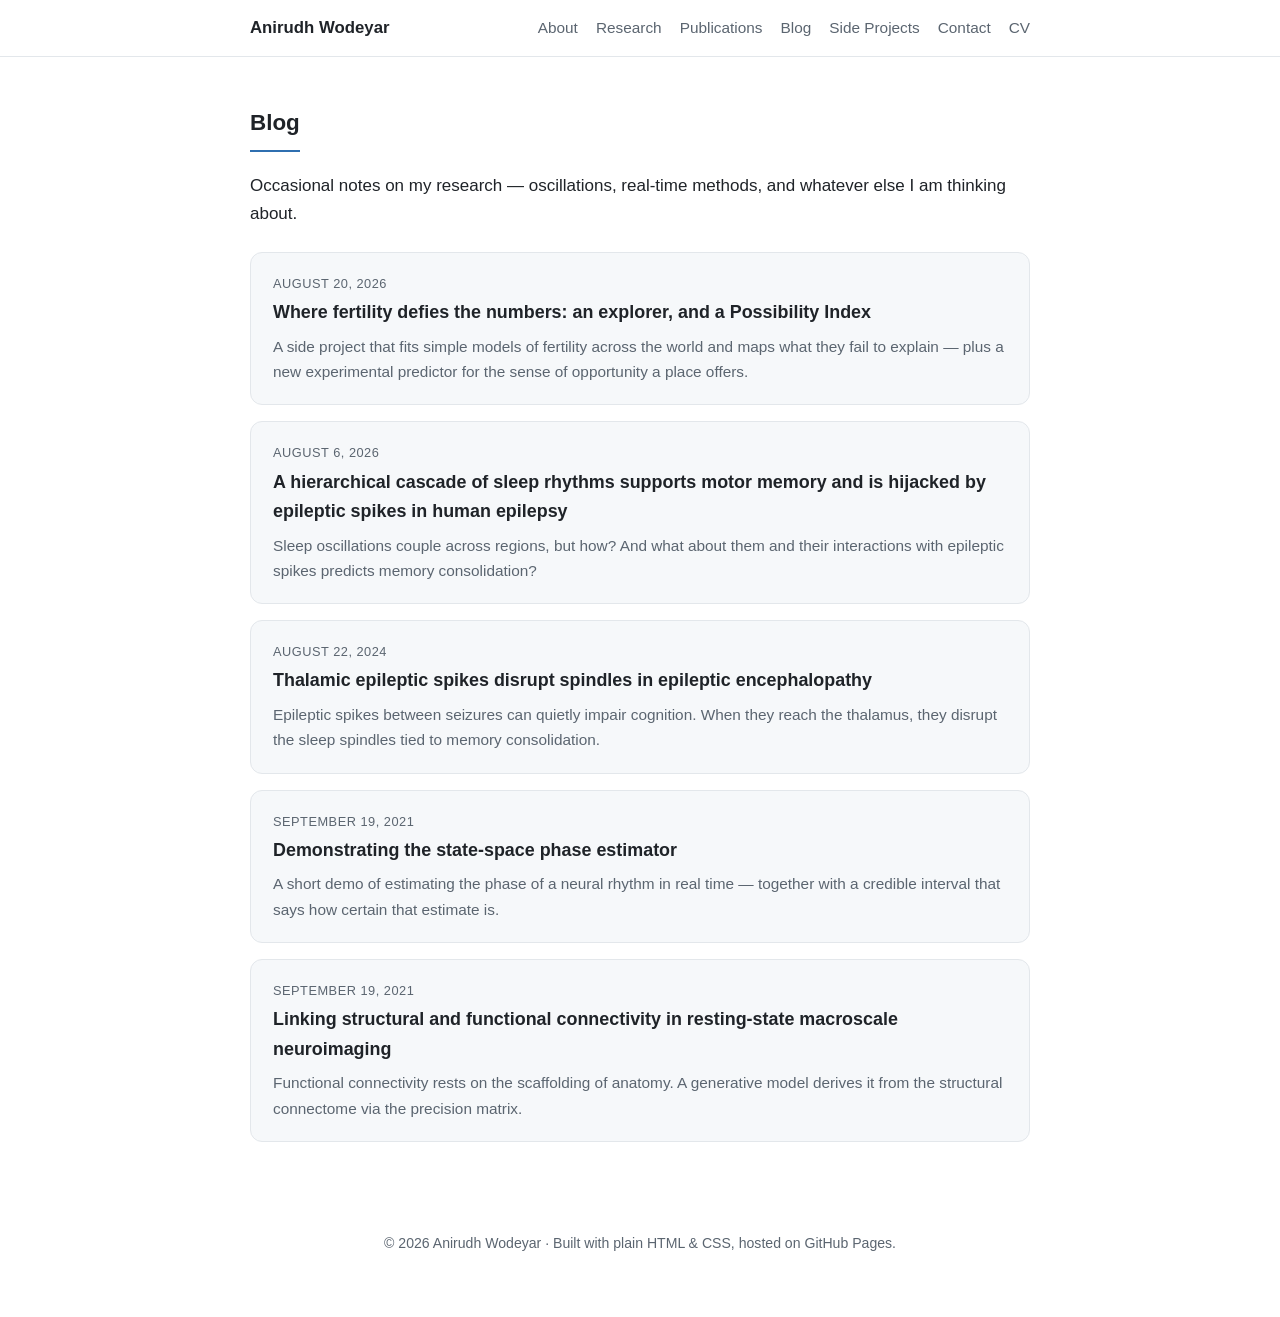
<file: blog.html>
<!DOCTYPE html>
<html lang="en">
<head>
  <meta charset="UTF-8" />
  <meta name="viewport" content="width=device-width, initial-scale=1.0" />
  <title>Blog · Anirudh Wodeyar</title>
  <meta name="description" content="Notes on neuroscience, signal processing, and brain oscillations by Anirudh Wodeyar." />
  <link rel="stylesheet" href="style.css" />
  <link rel="icon" href="data:image/svg+xml,<svg xmlns='http://www.w3.org/2000/svg' viewBox='0 0 100 100'><rect width='100' height='100' rx='20' fill='%232f6fb0'/><text x='50' y='68' font-size='52' font-family='Georgia,serif' fill='white' text-anchor='middle'>AW</text></svg>" />
</head>
<body>
  <header class="site-header">
    <nav class="nav-inner">
      <a class="brand" href="index.html">Anirudh Wodeyar</a>
      <input type="checkbox" id="nav-toggle" class="nav-toggle" />
      <label for="nav-toggle" class="nav-toggle-label" aria-label="Toggle menu"><span></span></label>
      <ul class="nav-links">
        <li><a href="index.html#about">About</a></li>
        <li><a href="index.html#research">Research</a></li>
        <li><a href="index.html#publications">Publications</a></li>
        <li><a href="blog.html" aria-current="page">Blog</a></li>
        <li><a href="projects.html">Side Projects</a></li>
        <li><a href="index.html#contact">Contact</a></li>
        <li><a href="cv.pdf">CV</a></li>
      </ul>
    </nav>
  </header>

  <main>
    <section class="blog-index">
      <h2>Blog</h2>
      <p class="section-lead">Occasional notes on my research — oscillations, real-time methods, and whatever else I am thinking about.</p>
      <div id="post-list" class="post-list">
        <p class="muted">Loading posts…</p>
      </div>
    </section>
  </main>

  <footer class="site-footer">
    <p>© <span id="year"></span> Anirudh Wodeyar · Built with plain HTML &amp; CSS, hosted on GitHub Pages.</p>
  </footer>

  <script>
    document.getElementById('year').textContent = new Date().getFullYear();

    var listEl = document.getElementById('post-list');

    function fmtDate(iso) {
      var d = new Date(iso + 'T00:00:00');
      if (isNaN(d.getTime())) return iso;
      return d.toLocaleDateString('en-US', { year: 'numeric', month: 'long', day: 'numeric' });
    }

    function escapeHtml(s) {
      return String(s).replace(/[&<>"]/g, function (c) {
        return { '&': '&amp;', '<': '&lt;', '>': '&gt;', '"': '&quot;' }[c];
      });
    }

    // Opening this file directly (file://) blocks loading the post list for
    // security reasons. Show a friendly note instead of a confusing empty page.
    if (location.protocol === 'file:') {
      listEl.innerHTML =
        '<div class="notice"><strong>Local preview note.</strong> You opened this page by double-clicking the file, ' +
        'so the browser will not load the post list (it blocks local file reads). ' +
        'To preview the blog locally, run the site through a small web server, or simply push to GitHub and view it live — ' +
        'it works perfectly there. Your posts themselves are safe in the <code>posts/</code> folder.</div>';
    } else {
      fetch('posts/posts.json')
        .then(function (r) { return r.json(); })
        .then(function (posts) {
          if (!posts || !posts.length) {
            listEl.innerHTML = '<p class="muted">No posts yet.</p>';
            return;
          }
          listEl.innerHTML = posts.map(function (p) {
            return '<a class="post-card" href="post.html?p=' + encodeURIComponent(p.slug) + '">' +
              '<span class="post-card-date">' + fmtDate(p.date) + '</span>' +
              '<span class="post-card-title">' + escapeHtml(p.title) + '</span>' +
              '<span class="post-card-summary">' + escapeHtml(p.summary || '') + '</span>' +
              '</a>';
          }).join('');
        })
        .catch(function () {
          listEl.innerHTML = '<p class="muted">Could not load posts right now.</p>';
        });
    }

    // Close the mobile menu after tapping a link.
    document.querySelectorAll('.nav-links a').forEach(function (link) {
      link.addEventListener('click', function () {
        document.getElementById('nav-toggle').checked = false;
      });
    });
  </script>
</body>
</html>
</file>
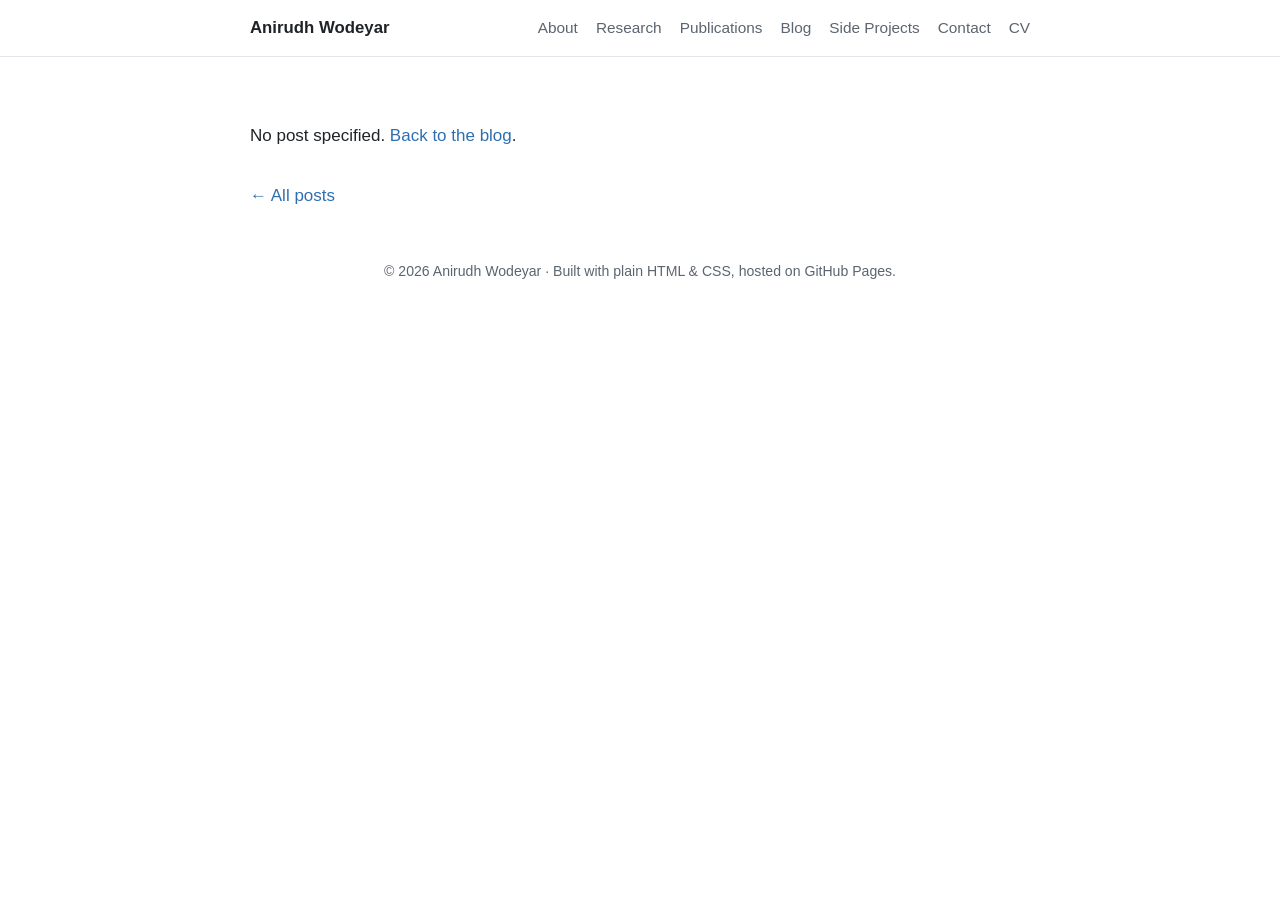
<file: post.html>
<!DOCTYPE html>
<html lang="en">
<head>
  <meta charset="UTF-8" />
  <meta name="viewport" content="width=device-width, initial-scale=1.0" />
  <title>Post · Anirudh Wodeyar</title>
  <link rel="stylesheet" href="style.css" />
  <link rel="icon" href="data:image/svg+xml,<svg xmlns='http://www.w3.org/2000/svg' viewBox='0 0 100 100'><rect width='100' height='100' rx='20' fill='%232f6fb0'/><text x='50' y='68' font-size='52' font-family='Georgia,serif' fill='white' text-anchor='middle'>AW</text></svg>" />
</head>
<body>
  <header class="site-header">
    <nav class="nav-inner">
      <a class="brand" href="index.html">Anirudh Wodeyar</a>
      <input type="checkbox" id="nav-toggle" class="nav-toggle" />
      <label for="nav-toggle" class="nav-toggle-label" aria-label="Toggle menu"><span></span></label>
      <ul class="nav-links">
        <li><a href="index.html#about">About</a></li>
        <li><a href="index.html#research">Research</a></li>
        <li><a href="index.html#publications">Publications</a></li>
        <li><a href="blog.html">Blog</a></li>
        <li><a href="projects.html">Side Projects</a></li>
        <li><a href="index.html#contact">Contact</a></li>
        <li><a href="cv.pdf">CV</a></li>
      </ul>
    </nav>
  </header>

  <main>
    <article class="post" id="post">
      <p class="muted">Loading…</p>
    </article>
    <p class="back-link"><a href="blog.html">← All posts</a></p>
  </main>

  <footer class="site-footer">
    <p>© <span id="year"></span> Anirudh Wodeyar · Built with plain HTML &amp; CSS, hosted on GitHub Pages.</p>
  </footer>

  <!-- Local Markdown renderer (vendored — no external dependency). -->
  <script src="marked.min.js"></script>
  <script>
    document.getElementById('year').textContent = new Date().getFullYear();

    var postEl = document.getElementById('post');

    function fmtDate(iso) {
      var d = new Date(iso + 'T00:00:00');
      if (isNaN(d.getTime())) return iso;
      return d.toLocaleDateString('en-US', { year: 'numeric', month: 'long', day: 'numeric' });
    }

    function escapeHtml(s) {
      return String(s).replace(/[&<>"]/g, function (c) {
        return { '&': '&amp;', '<': '&lt;', '>': '&gt;', '"': '&quot;' }[c];
      });
    }

    var params = new URLSearchParams(location.search);
    var slug = params.get('p');

    if (location.protocol === 'file:') {
      postEl.innerHTML =
        '<div class="notice"><strong>Local preview note.</strong> You opened this page by double-clicking the file, ' +
        'so the browser will not load the post text (it blocks local file reads). ' +
        'To preview locally, run the site through a small web server, or push to GitHub and view it live. ' +
        'You can always read and edit the post directly: it lives in <code>posts/' + (slug ? escapeHtml(slug) : '…') + '.md</code>.</div>';
    } else if (!slug) {
      postEl.innerHTML = '<p>No post specified. <a href="blog.html">Back to the blog</a>.</p>';
    } else if (!/^[a-z0-9-]+$/i.test(slug)) {
      // Guard against odd input in the URL.
      postEl.innerHTML = '<p>Unknown post. <a href="blog.html">Back to the blog</a>.</p>';
    } else {
      Promise.all([
        fetch('posts/posts.json').then(function (r) { return r.json(); }).catch(function () { return []; }),
        fetch('posts/' + slug + '.md').then(function (r) {
          if (!r.ok) throw new Error('not found');
          return r.text();
        })
      ]).then(function (results) {
        var posts = results[0], md = results[1];
        var meta = {};
        for (var i = 0; i < posts.length; i++) {
          if (posts[i].slug === slug) { meta = posts[i]; break; }
        }
        var title = meta.title || '';
        var date = meta.date ? fmtDate(meta.date) : '';
        if (title) document.title = title + ' · Anirudh Wodeyar';

        var header = '<header class="post-header">' +
          (title ? '<h1>' + escapeHtml(title) + '</h1>' : '') +
          (date ? '<p class="post-meta">' + escapeHtml(date) + '</p>' : '') +
          '</header>';

        postEl.innerHTML = header + '<div class="post-body">' + marked.parse(md) + '</div>';
      }).catch(function () {
        postEl.innerHTML = '<p>Sorry, this post could not be found. <a href="blog.html">Back to the blog</a>.</p>';
      });
    }

    document.querySelectorAll('.nav-links a').forEach(function (link) {
      link.addEventListener('click', function () {
        document.getElementById('nav-toggle').checked = false;
      });
    });
  </script>
</body>
</html>
</file>
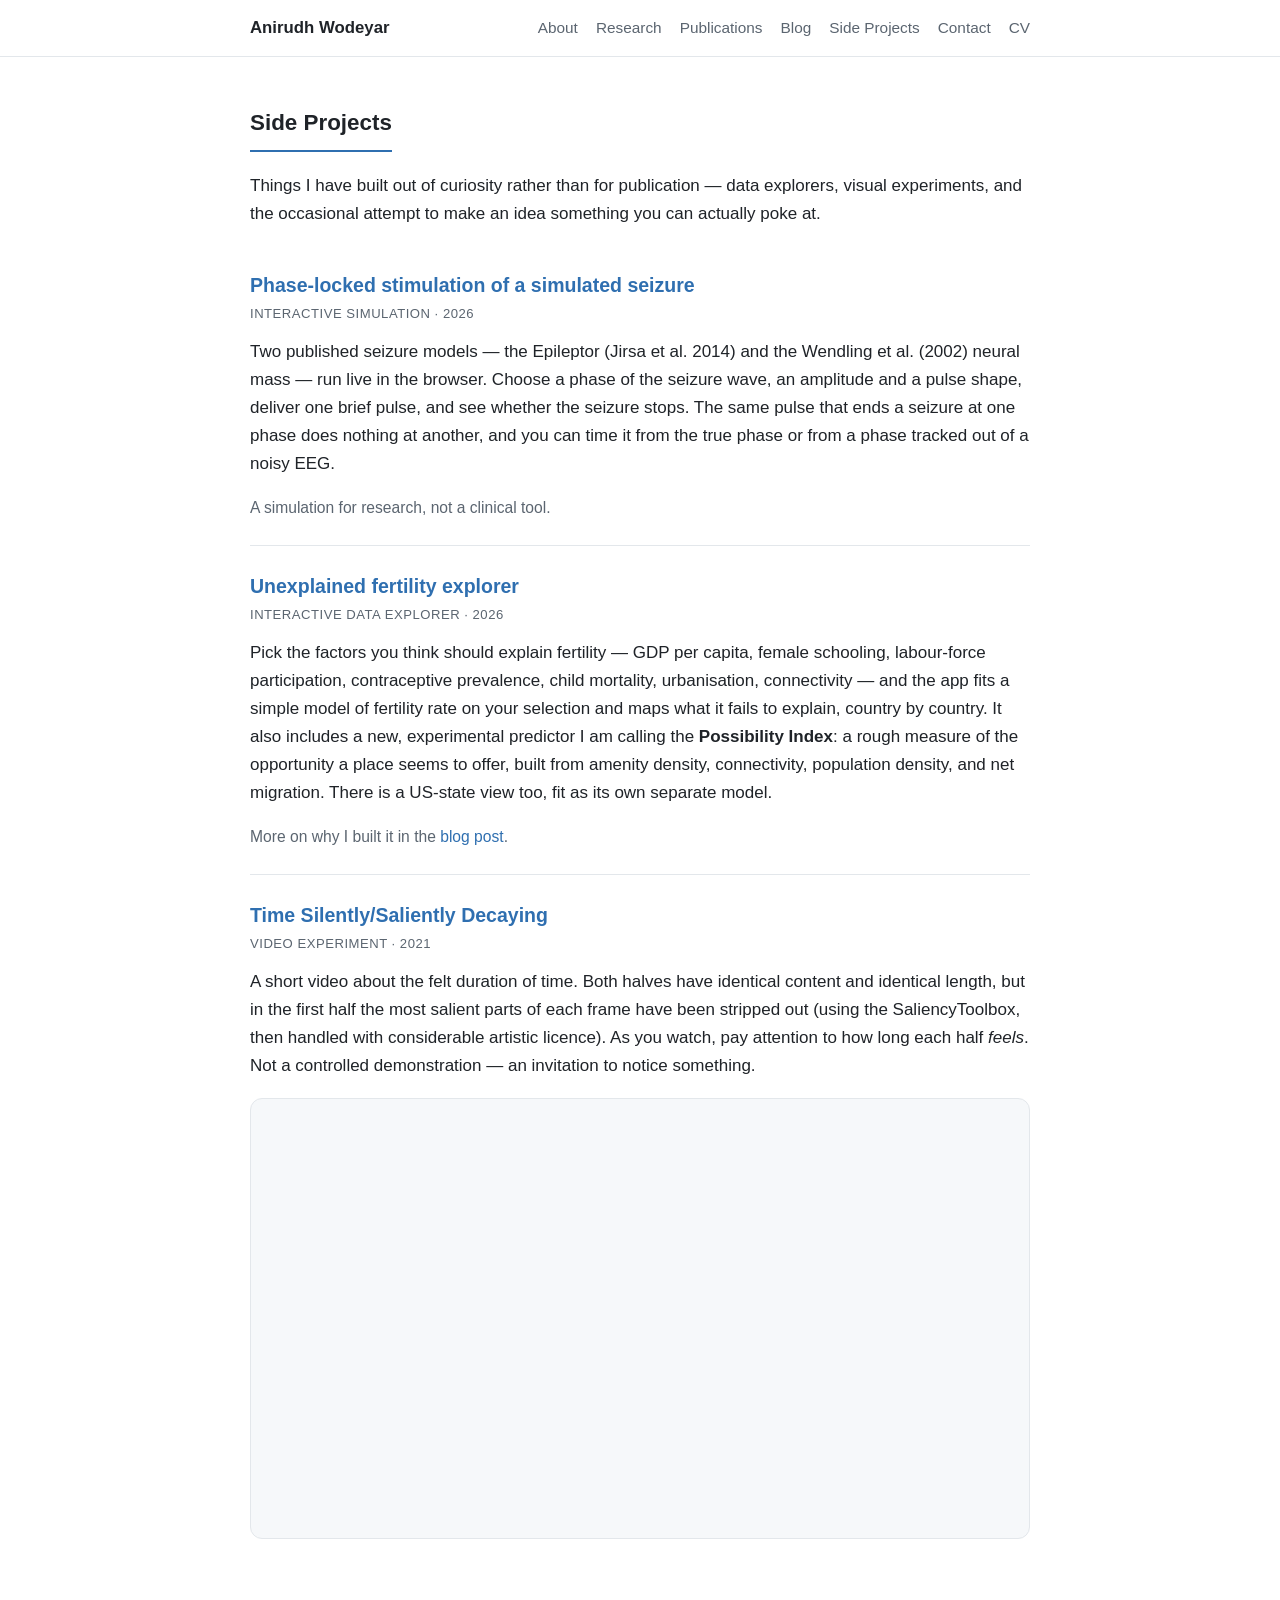
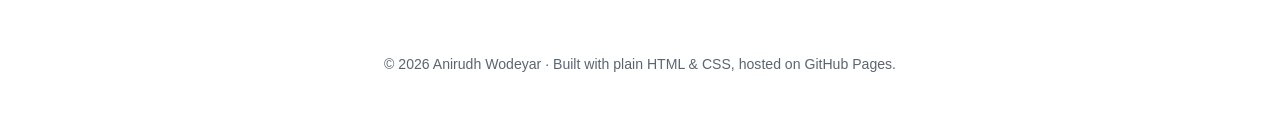
<file: projects.html>
<!DOCTYPE html>
<html lang="en">
<head>
  <meta charset="UTF-8" />
  <meta name="viewport" content="width=device-width, initial-scale=1.0" />
  <title>Side Projects · Anirudh Wodeyar</title>
  <meta name="description" content="Side projects by Anirudh Wodeyar — data explorers, visual experiments, and things built out of curiosity rather than for publication." />
  <link rel="stylesheet" href="style.css" />
  <link rel="icon" href="data:image/svg+xml,<svg xmlns='http://www.w3.org/2000/svg' viewBox='0 0 100 100'><rect width='100' height='100' rx='20' fill='%232f6fb0'/><text x='50' y='68' font-size='52' font-family='Georgia,serif' fill='white' text-anchor='middle'>AW</text></svg>" />
</head>
<body>
  <header class="site-header">
    <nav class="nav-inner">
      <a class="brand" href="index.html">Anirudh Wodeyar</a>
      <input type="checkbox" id="nav-toggle" class="nav-toggle" />
      <label for="nav-toggle" class="nav-toggle-label" aria-label="Toggle menu"><span></span></label>
      <ul class="nav-links">
        <li><a href="index.html#about">About</a></li>
        <li><a href="index.html#research">Research</a></li>
        <li><a href="index.html#publications">Publications</a></li>
        <li><a href="blog.html">Blog</a></li>
        <li><a href="projects.html" aria-current="page">Side Projects</a></li>
        <li><a href="index.html#contact">Contact</a></li>
        <li><a href="cv.pdf">CV</a></li>
      </ul>
    </nav>
  </header>

  <main>
    <section class="projects">
      <h2>Side Projects</h2>
      <p class="section-lead">
        Things I have built out of curiosity rather than for publication — data explorers,
        visual experiments, and the occasional attempt to make an idea something you can
        actually poke at.
      </p>

      <!-- ===================== SEIZURE STIMULATION ===================== -->
      <article class="project">
        <h3><a href="https://www.anirudhwodeyar.com/seizure-stimulation/" target="_blank" rel="noopener noreferrer">Phase-locked stimulation of a simulated seizure</a></h3>
        <p class="project-meta">Interactive simulation · 2026</p>
        <p>
          Two published seizure models — the Epileptor (Jirsa et al. 2014) and the Wendling et al.
          (2002) neural mass — run live in the browser. Choose a phase of the seizure wave, an
          amplitude and a pulse shape, deliver one brief pulse, and see whether the seizure stops.
          The same pulse that ends a seizure at one phase does nothing at another, and you can
          time it from the true phase or from a phase tracked out of a noisy EEG.
        </p>
        <p class="muted">
          A simulation for research, not a clinical tool.
        </p>
      </article>

      <!-- ===================== FERTILITY EXPLORER ===================== -->
      <article class="project">
        <h3><a href="https://www.anirudhwodeyar.com/fertilityAcrossWorld/" target="_blank" rel="noopener noreferrer">Unexplained fertility explorer</a></h3>
        <p class="project-meta">Interactive data explorer · 2026</p>
        <p>
          Pick the factors you think should explain fertility — GDP per capita, female schooling,
          labour-force participation, contraceptive prevalence, child mortality, urbanisation,
          connectivity — and the app fits a simple model of fertility rate on your selection and
          maps what it fails to explain, country by country. It also includes a new, experimental
          predictor I am calling the <strong>Possibility Index</strong>: a rough measure of the
          opportunity a place seems to offer, built from amenity density, connectivity, population
          density, and net migration. There is a US-state view too, fit as its own separate model.
        </p>
        <p class="muted">
          More on why I built it in the <a href="post.html?p=fertility-explorer">blog post</a>.
        </p>
      </article>

      <!-- ===================== TIME PERCEPTION VIDEO ===================== -->
      <article class="project">
        <h3><a href="https://vimeo.com/559961383" target="_blank" rel="noopener noreferrer">Time Silently/Saliently Decaying</a></h3>
        <p class="project-meta">Video experiment · 2021</p>
        <p>
          A short video about the felt duration of time. Both halves have identical content and
          identical length, but in the first half the most salient parts of each frame have been
          stripped out (using the SaliencyToolbox, then handled with considerable artistic
          licence). As you watch, pay attention to how long each half <em>feels</em>. Not a
          controlled demonstration — an invitation to notice something.
        </p>
        <div class="video-embed">
          <iframe
            src="https://player.vimeo.com/video/559961383"
            title="Time Silently/Saliently Decaying"
            frameborder="0"
            allow="autoplay; fullscreen; picture-in-picture"
            allowfullscreen
            referrerpolicy="strict-origin-when-cross-origin"></iframe>
        </div>
      </article>
    </section>
  </main>

  <footer class="site-footer">
    <p>© <span id="year"></span> Anirudh Wodeyar · Built with plain HTML &amp; CSS, hosted on GitHub Pages.</p>
  </footer>

  <script>
    document.getElementById('year').textContent = new Date().getFullYear();
    // Close the mobile menu after tapping a link.
    document.querySelectorAll('.nav-links a').forEach(function (link) {
      link.addEventListener('click', function () {
        document.getElementById('nav-toggle').checked = false;
      });
    });
  </script>
</body>
</html>
</file>
<file: style.css>
/* =====================================================================
   Anirudh Wodeyar — academic website
   Plain CSS, no frameworks. Edit the variables below to restyle quickly.
   ===================================================================== */

:root {
  --accent: #2f6fb0;          /* main accent color (links, buttons) */
  --accent-dark: #245a91;
  --bg: #ffffff;              /* page background */
  --surface: #f6f8fa;         /* cards / subtle panels */
  --text: #1f2328;            /* main text */
  --muted: #5b6570;           /* secondary text */
  --border: #e3e7eb;
  --max-width: 820px;         /* content column width */
  --radius: 12px;
  --shadow: 0 1px 3px rgba(0, 0, 0, 0.06), 0 8px 24px rgba(0, 0, 0, 0.04);
}

/* Dark mode: applied automatically if the visitor's system prefers dark. */
@media (prefers-color-scheme: dark) {
  :root {
    --accent: #6ba8e0;
    --accent-dark: #8bbcec;
    --bg: #15181c;
    --surface: #1d2127;
    --text: #e6e9ed;
    --muted: #9aa3ad;
    --border: #2a2f36;
    --shadow: 0 1px 3px rgba(0, 0, 0, 0.4), 0 8px 24px rgba(0, 0, 0, 0.25);
  }
}

* { box-sizing: border-box; }

html { scroll-behavior: smooth; scroll-padding-top: 72px; }

body {
  margin: 0;
  font-family: -apple-system, BlinkMacSystemFont, "Segoe UI", Roboto, Helvetica,
    Arial, sans-serif, "Apple Color Emoji", "Segoe UI Emoji";
  font-size: 17px;
  line-height: 1.65;
  color: var(--text);
  background: var(--bg);
  -webkit-font-smoothing: antialiased;
}

a { color: var(--accent); text-decoration: none; }
a:hover { color: var(--accent-dark); text-decoration: underline; }

/* ----------------------------- Header / nav ----------------------------- */
.site-header {
  position: sticky;
  top: 0;
  z-index: 50;
  background: color-mix(in srgb, var(--bg) 88%, transparent);
  backdrop-filter: saturate(180%) blur(10px);
  border-bottom: 1px solid var(--border);
}

.nav-inner {
  max-width: var(--max-width);
  margin: 0 auto;
  padding: 14px 20px;
  display: flex;
  align-items: center;
  justify-content: space-between;
}

.brand { font-weight: 700; color: var(--text); font-size: 1.05rem; }
.brand:hover { text-decoration: none; color: var(--accent); }

.nav-links {
  list-style: none;
  display: flex;
  flex-wrap: wrap;
  justify-content: flex-end;
  gap: 10px 18px;
  margin: 0;
  padding: 0;
}
.nav-links a { color: var(--muted); font-size: 0.96rem; font-weight: 500; }
.nav-links a:hover { color: var(--accent); text-decoration: none; }

/* Mobile menu toggle (pure CSS, no JS needed to open it) */
.nav-toggle, .nav-toggle-label { display: none; }

/* ----------------------------- Layout ----------------------------- */
main { max-width: var(--max-width); margin: 0 auto; padding: 0 20px; }

section { padding: 48px 0; border-bottom: 1px solid var(--border); }
section:last-of-type { border-bottom: none; }

h1 { font-size: 2.1rem; margin: 0 0 6px; line-height: 1.2; }
h2 {
  font-size: 1.4rem;
  margin: 0 0 20px;
  padding-bottom: 8px;
  border-bottom: 2px solid var(--accent);
  display: inline-block;
}
h3 { font-size: 1.08rem; margin: 0 0 8px; }

.section-lead { color: var(--text); margin-top: 0; }
.muted { color: var(--muted); font-size: 0.92em; }

/* ----------------------------- Hero ----------------------------- */
.hero {
  display: flex;
  gap: 32px;
  align-items: center;
  padding-top: 56px;
  flex-wrap: wrap;
}

.avatar {
  width: 168px;
  height: 168px;
  border-radius: 50%;
  object-fit: cover;
  border: 4px solid var(--surface);
  box-shadow: var(--shadow);
  flex-shrink: 0;
}
/* Shown only if profile.jpg is missing — displays the initials "AW". */
.avatar-fallback {
  display: flex;
  align-items: center;
  justify-content: center;
  font-size: 3.6rem;
  font-family: Georgia, "Times New Roman", serif;
  font-weight: 600;
  color: #fff;
  background: linear-gradient(135deg, var(--accent), var(--accent-dark));
  border-color: var(--surface);
}

.intro { flex: 1; min-width: 260px; }
.tagline { font-size: 1.12rem; font-weight: 600; margin: 0 0 2px; color: var(--text); }
.affil { margin: 0 0 6px; color: var(--muted); }
.areas { margin: 6px 0 18px; color: var(--accent); font-weight: 600; letter-spacing: 0.2px; }

/* Pill links */
.links { display: flex; flex-wrap: wrap; gap: 10px; }
.pill {
  display: inline-block;
  padding: 7px 15px;
  border: 1px solid var(--border);
  border-radius: 999px;
  background: var(--surface);
  color: var(--text);
  font-size: 0.92rem;
  font-weight: 500;
  transition: all 0.15s ease;
}
.pill:hover {
  border-color: var(--accent);
  color: var(--accent);
  text-decoration: none;
  transform: translateY(-1px);
}

/* ----------------------------- Research cards ----------------------------- */
.cards {
  display: grid;
  grid-template-columns: repeat(auto-fit, minmax(220px, 1fr));
  gap: 18px;
  margin-top: 22px;
}
.card {
  background: var(--surface);
  border: 1px solid var(--border);
  border-radius: var(--radius);
  padding: 20px;
}
.card p { margin: 0; color: var(--muted); font-size: 0.96rem; }

/* ----------------------------- Publications ----------------------------- */
.pub-list { list-style: none; counter-reset: pub; margin: 24px 0 0; padding: 0; }
.pub-list li {
  counter-increment: pub;
  position: relative;
  padding: 0 0 18px 38px;
  margin-bottom: 18px;
  border-bottom: 1px solid var(--border);
}
.pub-list li:last-child { border-bottom: none; }
.pub-list li::before {
  content: counter(pub);
  position: absolute;
  left: 0;
  top: 1px;
  width: 26px;
  height: 26px;
  border-radius: 50%;
  background: var(--surface);
  border: 1px solid var(--border);
  color: var(--muted);
  font-size: 0.8rem;
  font-weight: 600;
  display: flex;
  align-items: center;
  justify-content: center;
}
.pub-title { display: block; font-weight: 600; }
.pub-authors { display: block; color: var(--text); font-size: 0.95rem; }
.pub-venue { display: block; color: var(--muted); font-size: 0.92rem; font-style: italic; }
.pub-summary { display: block; margin-top: 4px; font-size: 0.93rem; color: var(--text); }
.pub-group { margin-top: 32px; }
.pub-group h3 { margin-bottom: 0; padding-bottom: 6px; border-bottom: 2px solid var(--accent); display: inline-block; }
.pub-group .pub-list { margin-top: 16px; }

.pub-badge {
  display: inline-block;
  font-size: 0.7rem;
  font-weight: 700;
  text-transform: uppercase;
  letter-spacing: 0.5px;
  padding: 2px 8px;
  border-radius: 6px;
  background: var(--surface);
  border: 1px solid var(--border);
  color: var(--muted);
  margin-bottom: 5px;
}
.pub-badge.preprint { color: var(--accent); border-color: var(--accent); }

/* ----------------------------- Contact ----------------------------- */
.contact-list { list-style: none; margin: 22px 0 0; padding: 0; }
.contact-list li {
  display: flex;
  gap: 14px;
  padding: 9px 0;
  border-bottom: 1px solid var(--border);
  flex-wrap: wrap;
}
.contact-list li:last-child { border-bottom: none; }
.contact-label {
  flex: 0 0 120px;
  font-weight: 600;
  color: var(--muted);
}

/* ----------------------------- Footer ----------------------------- */
.site-footer {
  max-width: var(--max-width);
  margin: 0 auto;
  padding: 28px 20px 48px;
  color: var(--muted);
  font-size: 0.88rem;
  text-align: center;
}

/* ----------------------------- Responsive ----------------------------- */
@media (max-width: 640px) {
  body { font-size: 16px; }
  .hero { justify-content: center; text-align: center; padding-top: 40px; }
  .links { justify-content: center; }
  h1 { font-size: 1.8rem; }

  /* Collapse nav into a tap-to-open menu */
  .nav-toggle-label {
    display: block;
    cursor: pointer;
    width: 26px;
    height: 22px;
    position: relative;
  }
  .nav-toggle-label span,
  .nav-toggle-label span::before,
  .nav-toggle-label span::after {
    content: "";
    position: absolute;
    left: 0;
    width: 26px;
    height: 2.5px;
    background: var(--text);
    border-radius: 2px;
    transition: 0.2s;
  }
  .nav-toggle-label span { top: 10px; }
  .nav-toggle-label span::before { top: -8px; }
  .nav-toggle-label span::after { top: 8px; }

  .nav-links {
    position: absolute;
    top: 100%;
    right: 0;
    left: 0;
    flex-direction: column;
    gap: 0;
    background: var(--bg);
    border-bottom: 1px solid var(--border);
    max-height: 0;
    overflow: hidden;
    transition: max-height 0.25s ease;
  }
  .nav-links li { width: 100%; }
  .nav-links a { display: block; padding: 13px 20px; border-top: 1px solid var(--border); }
  .nav-toggle:checked ~ .nav-links { max-height: 460px; }
  .contact-label { flex-basis: 100%; }
}

/* ----------------------------- Blog ----------------------------- */
.blog-index .section-lead { margin-bottom: 8px; }

.post-list { display: grid; gap: 16px; margin-top: 24px; }

.post-card {
  display: block;
  padding: 20px 22px;
  border: 1px solid var(--border);
  border-radius: var(--radius);
  background: var(--surface);
  color: var(--text);
  transition: border-color 0.15s ease, transform 0.15s ease;
}
.post-card:hover { border-color: var(--accent); transform: translateY(-1px); text-decoration: none; }
.post-card-date {
  display: block;
  font-size: 0.8rem;
  color: var(--muted);
  text-transform: uppercase;
  letter-spacing: 0.5px;
}
.post-card-title { display: block; font-size: 1.12rem; font-weight: 600; margin: 4px 0 6px; }
.post-card:hover .post-card-title { color: var(--accent); }
.post-card-summary { display: block; color: var(--muted); font-size: 0.96rem; }

/* A single post */
.post { padding-top: 48px; }
.post-header h1 { font-size: 1.9rem; line-height: 1.2; margin: 0 0 6px; }
.post-meta { color: var(--muted); margin: 0 0 8px; }

.post-body { font-size: 1.02rem; }
.post-body h1, .post-body h2, .post-body h3 {
  line-height: 1.25;
  margin: 1.6em 0 0.5em;
  border: none;
  padding: 0;
  display: block;
}
.post-body h2 { font-size: 1.35rem; }
.post-body h3 { font-size: 1.12rem; }
.post-body p { margin: 0 0 1.1em; }
.post-body ul, .post-body ol { margin: 0 0 1.1em; padding-left: 1.4em; }
.post-body li { margin: 0.3em 0; }
.post-body a { word-break: break-word; }
.post-body img,
.post-body video {
  max-width: 100%;
  height: auto;
  border-radius: var(--radius);
  display: block;
  margin: 1.4em auto;
}
.post-body blockquote {
  margin: 1.2em 0;
  padding: 0.4em 1.1em;
  border-left: 3px solid var(--accent);
  color: var(--muted);
  background: var(--surface);
  border-radius: 0 8px 8px 0;
}
.post-body pre {
  background: var(--surface);
  border: 1px solid var(--border);
  border-radius: 10px;
  padding: 14px 16px;
  overflow: auto;
  font-size: 0.9rem;
}
.post-body code {
  background: var(--surface);
  border: 1px solid var(--border);
  border-radius: 6px;
  padding: 0.08em 0.4em;
  font-size: 0.92em;
}
.post-body pre code { background: none; border: none; padding: 0; }
.post-body hr { border: none; border-top: 1px solid var(--border); margin: 2em 0; }

.back-link { margin: 32px 0 8px; }
.back-link a { font-weight: 500; }

.notice {
  border: 1px solid var(--border);
  background: var(--surface);
  border-radius: var(--radius);
  padding: 16px 18px;
  color: var(--muted);
  font-size: 0.96rem;
  line-height: 1.6;
}
.notice strong { color: var(--text); }
.notice code {
  background: var(--bg);
  border: 1px solid var(--border);
  border-radius: 5px;
  padding: 0.05em 0.35em;
  font-size: 0.92em;
}

/* ----------------------------- Side projects ----------------------------- */
.project {
  padding: 24px 0;
  border-bottom: 1px solid var(--border);
}
.project:last-child { border-bottom: none; }
.project h3 { font-size: 1.22rem; margin: 0 0 2px; }
.project-meta {
  margin: 0 0 12px;
  color: var(--muted);
  font-size: 0.82rem;
  text-transform: uppercase;
  letter-spacing: 0.5px;
}
.project p { margin: 0 0 1em; }
.project p:last-child { margin-bottom: 0; }

/* Responsive 16:9 video embed (Vimeo / YouTube iframes). */
.video-embed {
  position: relative;
  width: 100%;
  padding-top: 56.25%;
  margin: 18px 0 0;
  border-radius: var(--radius);
  overflow: hidden;
  background: var(--surface);
  border: 1px solid var(--border);
}
.video-embed iframe {
  position: absolute;
  inset: 0;
  width: 100%;
  height: 100%;
  border: 0;
}
</file>
